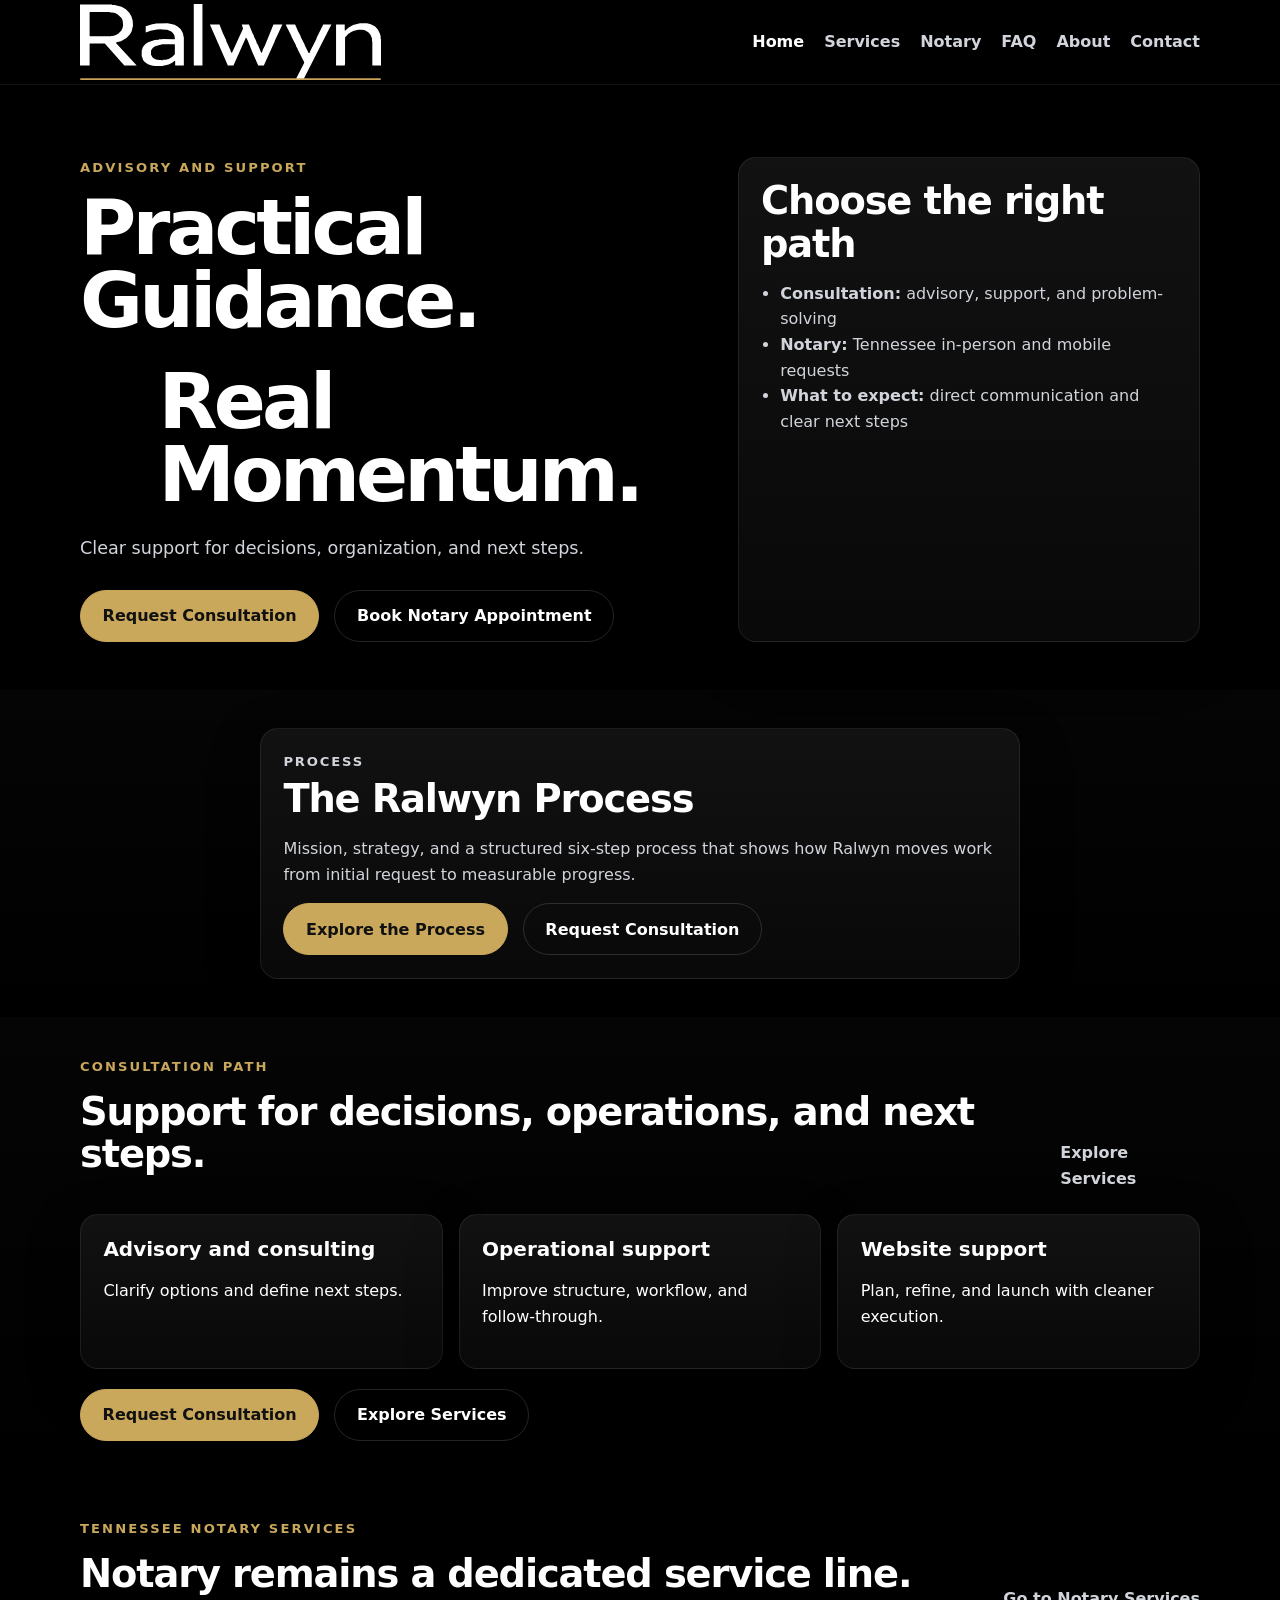
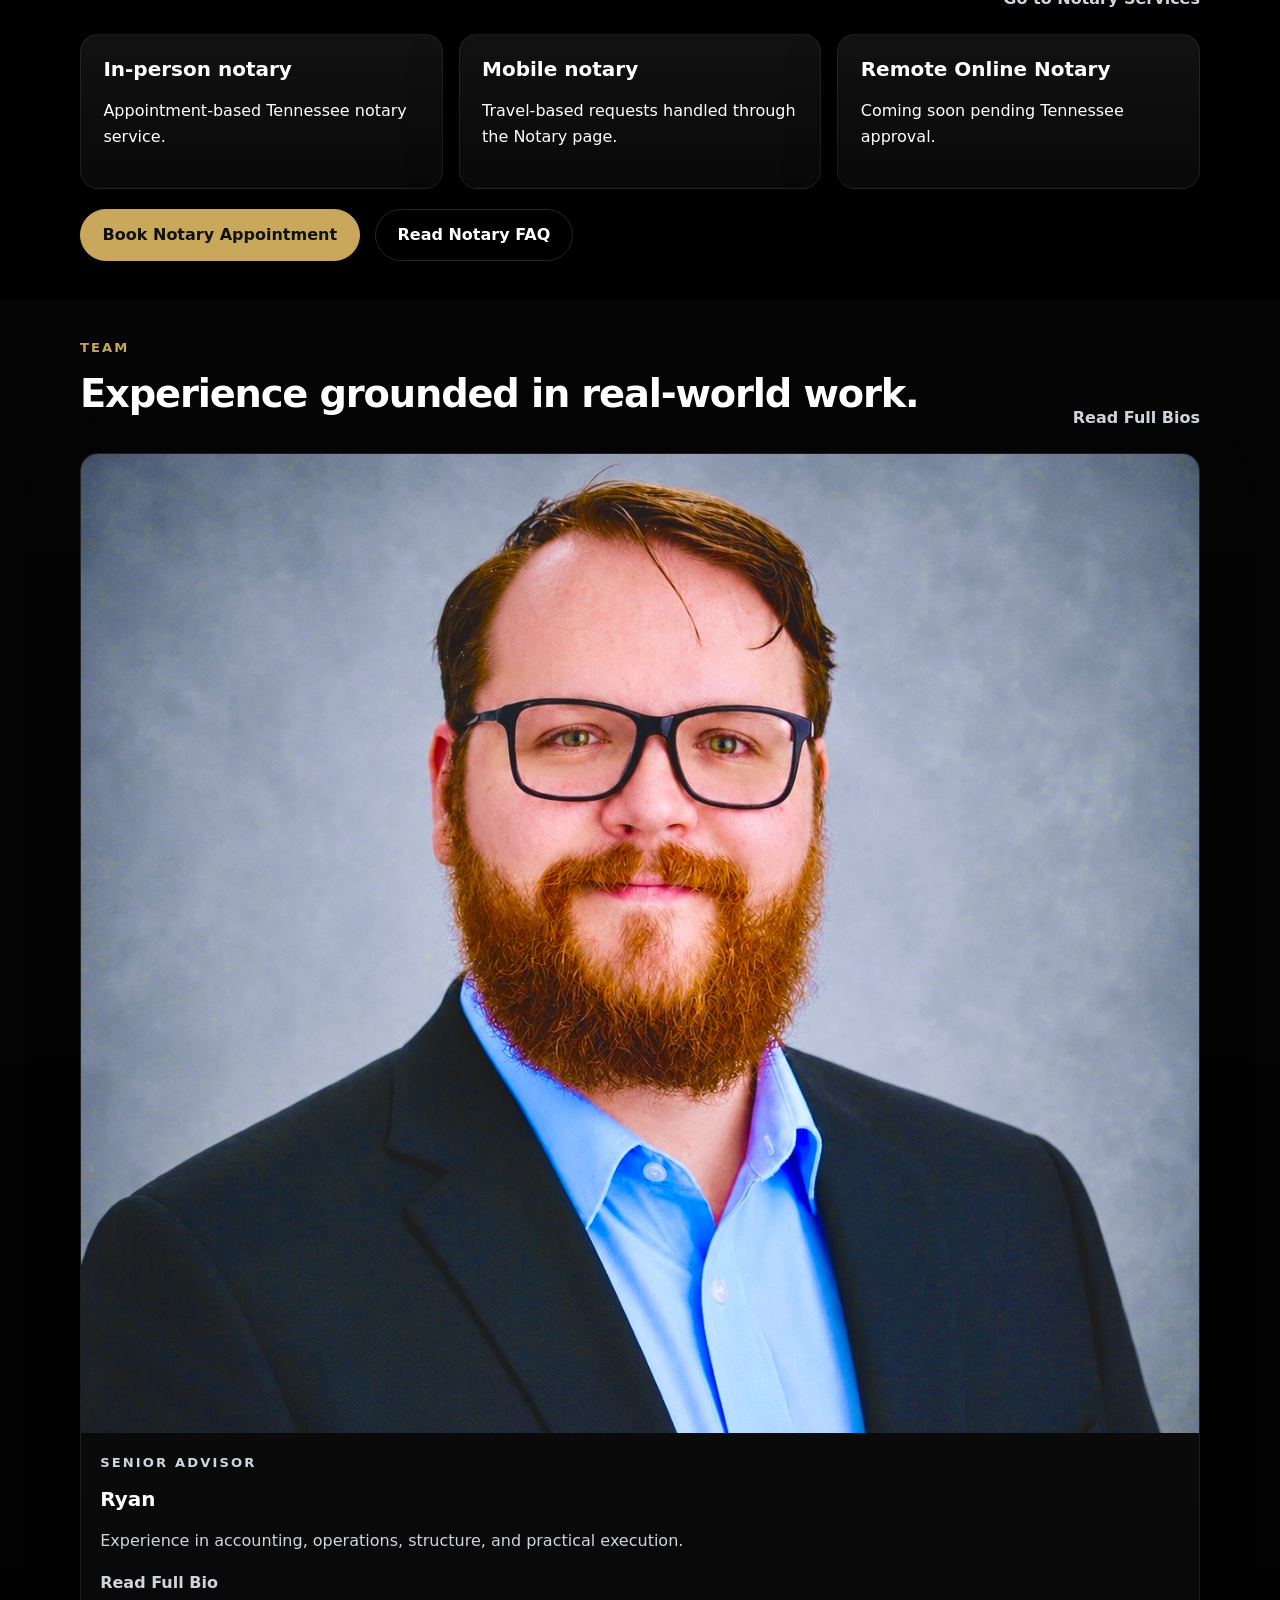
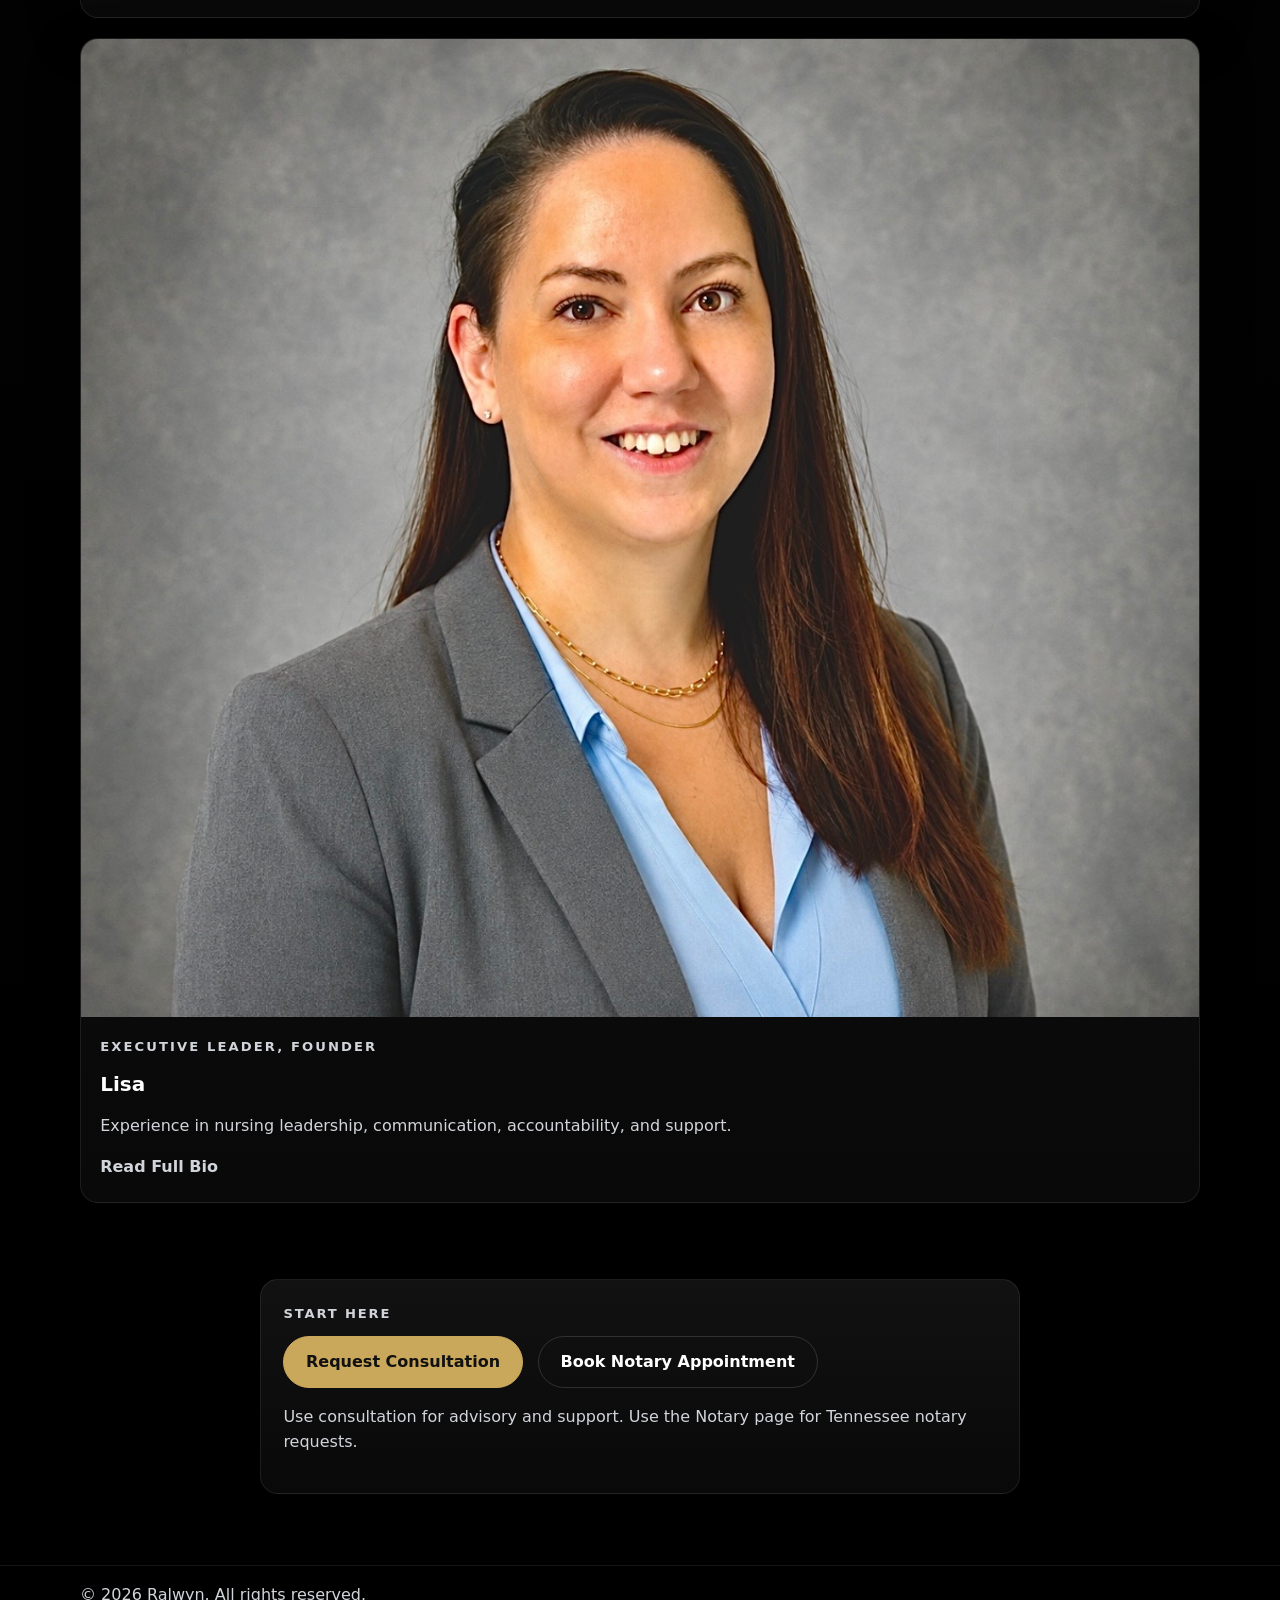
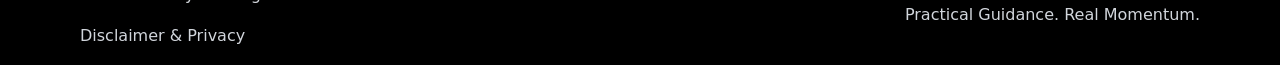
<file: index.html>
<!DOCTYPE html>
<html lang="en">
<head>
  <meta charset="UTF-8">
  <meta name="viewport" content="width=device-width, initial-scale=1.0">
  <title>Ralwyn | Practical Guidance and Tennessee Notary Services</title>
  <meta name="description" content="Ralwyn provides practical guidance, structured support, and Tennessee notary services for individuals and small businesses in the Chattanooga area seeking clear next steps and accountable follow-through.">
  <meta name="theme-color" content="#0f172a">
  <meta http-equiv="Content-Security-Policy" content="default-src 'self'; script-src 'self' 'unsafe-inline'; style-src 'self'; img-src 'self' data: https:; font-src 'self' data:; connect-src 'self'; form-action 'self'; object-src 'none'; base-uri 'self'; frame-ancestors 'none'; upgrade-insecure-requests">
  <meta name="referrer" content="strict-origin-when-cross-origin">
  <link rel="canonical" href="https://ralwyn.com/">
  <link rel="stylesheet" href="styles.css">
  <script type="application/ld+json">{"@context":"https://schema.org","@type":"Organization","name":"Ralwyn","url":"https://ralwyn.com/","description":"Independent advisory and support practice focused on practical guidance, structured support, and accountable follow-through.","email":"contact@ralwyn.com"}</script>
  <script type="application/ld+json">{"@context":"https://schema.org","@type":"Service","name":"Tennessee Notary Services","provider":{"@type":"Organization","name":"Ralwyn","url":"https://ralwyn.com/"},"serviceType":"In-person and mobile notary services","areaServed":["Tennessee","Chattanooga area"]}</script>
  <script src="site.js" defer></script>
</head>
<body>
  <header class="site-header">
    <div class="container header-inner">
      <a class="brand brand-logo-only" href="index.html" aria-label="Ralwyn home">
        <img src="assets/ralwyn-logo-outlined-transparent.svg" alt="Ralwyn logo" class="logo" />
      </a>
      <nav class="site-nav" aria-label="Primary">
        <a href="index.html" aria-current="page">Home</a>
        <a href="services.html">Services</a>
        <a href="notary.html">Notary</a>
        <a href="faq.html">FAQ</a>
        <a href="about.html">About</a>
        <a href="contact.html">Contact</a>
      </nav>
    </div>
  </header>

  <main>
    <section class="hero">
      <div class="container hero-grid">
        <div class="hero-copy">
          <p class="eyebrow">Advisory and support</p>
          <h1><span class="hero-headline-line">Practical Guidance.</span><span class="hero-headline-line is-offset">Real Momentum.</span></h1>
          <p class="lead">Clear support for decisions, organization, and next steps.</p>
          <div class="hero-actions">
            <a class="button button-primary" href="contact.html">Request Consultation</a>
            <a class="button button-secondary" href="notary.html#book-now">Book Notary Appointment</a>
          </div>
        </div>
        <div class="hero-panel">
          <div class="panel-card">
            <h2>Choose the right path</h2>
            <ul>
              <li><strong>Consultation:</strong> advisory, support, and problem-solving</li>
              <li><strong>Notary:</strong> Tennessee in-person and mobile requests</li>
              <li><strong>What to expect:</strong> direct communication and clear next steps</li>
            </ul>
          </div>
        </div>
      </div>
    </section>

    <section class="section section-alt" id="process-teaser">
      <div class="container narrow">
        <div class="contact-card">
          <p class="contact-label">Process</p>
          <h2>The Ralwyn Process</h2>
          <p class="contact-note">Mission, strategy, and a structured six-step process that shows how Ralwyn moves work from initial request to measurable progress.</p>
          <div class="hero-actions mt-075">
            <a class="button button-primary" href="process.html">Explore the Process</a>
            <a class="button button-secondary" href="contact.html">Request Consultation</a>
          </div>
        </div>
      </div>
    </section>

    <section class="section section-alt" id="services-overview">
      <div class="container">
        <div class="section-header">
          <div>
            <p class="section-label">Consultation path</p>
            <h2>Support for decisions, operations, and next steps.</h2>
          </div>
          <a class="text-link" href="services.html">Explore Services</a>
        </div>
        <div class="cards">
          <article class="card">
            <h3>Advisory and consulting</h3>
            <p>Clarify options and define next steps.</p>
          </article>
          <article class="card">
            <h3>Operational support</h3>
            <p>Improve structure, workflow, and follow-through.</p>
          </article>
          <article class="card">
            <h3>Website support</h3>
            <p>Plan, refine, and launch with cleaner execution.</p>
          </article>
        </div>
        <div class="hero-actions mt-125">
          <a class="button button-primary" href="contact.html">Request Consultation</a>
          <a class="button button-secondary" href="services.html">Explore Services</a>
        </div>
      </div>
    </section>

    <section class="section" id="notary-preview">
      <div class="container">
        <div class="section-header">
          <div>
            <p class="section-label">Tennessee notary services</p>
            <h2>Notary remains a dedicated service line.</h2>
          </div>
          <a class="text-link" href="notary.html">Go to Notary Services</a>
        </div>
        <div class="cards">
          <article class="card">
            <h3>In-person notary</h3>
            <p>Appointment-based Tennessee notary service.</p>
          </article>
          <article class="card">
            <h3>Mobile notary</h3>
            <p>Travel-based requests handled through the Notary page.</p>
          </article>
          <article class="card">
            <h3>Remote Online Notary</h3>
            <p>Coming soon pending Tennessee approval.</p>
          </article>
        </div>
        <div class="hero-actions mt-125">
          <a class="button button-primary" href="notary.html#book-now">Book Notary Appointment</a>
          <a class="button button-secondary" href="faq.html">Read Notary FAQ</a>
        </div>
      </div>
    </section>

    <section class="section section-alt" id="about-preview">
      <div class="container">
        <div class="section-header">
          <div>
            <p class="section-label">Team</p>
            <h2>Experience grounded in real-world work.</h2>
          </div>
          <a class="text-link" href="about.html">Read Full Bios</a>
        </div>
        <div class="team-grid">
          <article class="profile-card">
            <img src="assets/ryan-headshot.jpg" alt="Ryan headshot" class="profile-image" />
            <div class="profile-copy">
              <p class="section-label">Senior Advisor</p>
              <h3>Ryan</h3>
              <p>Experience in accounting, operations, structure, and practical execution.</p>
              <a class="text-link" href="about.html">Read Full Bio</a>
            </div>
          </article>
          <article class="profile-card">
            <img src="assets/lisa-headshot.jpg" alt="Lisa headshot" class="profile-image" />
            <div class="profile-copy">
              <p class="section-label">Executive Leader, Founder</p>
              <h3>Lisa</h3>
              <p>Experience in nursing leadership, communication, accountability, and support.</p>
              <a class="text-link" href="about.html">Read Full Bio</a>
            </div>
          </article>
        </div>
      </div>
    </section>

    <section class="section">
      <div class="container narrow">
        <div class="contact-card">
          <p class="contact-label">Start here</p>
          <div class="hero-actions mt-075">
            <a class="button button-primary" href="contact.html">Request Consultation</a>
            <a class="button button-secondary" href="notary.html#book-now">Book Notary Appointment</a>
          </div>
          <p class="contact-note">Use consultation for advisory and support. Use the Notary page for Tennessee notary requests.</p>
        </div>
      </div>
    </section>
  </main>

  <footer class="site-footer">
    <div class="container footer-inner">
      <div>
        <p>© <span id="year"></span> Ralwyn. All rights reserved.</p>
        <p class="footer-note"><a href="disclaimer-privacy.html">Disclaimer & Privacy</a></p>
      </div>
      <p class="footer-note">Practical Guidance. Real Momentum.</p>
    </div>
  </footer>
</body>
</html>
</file>
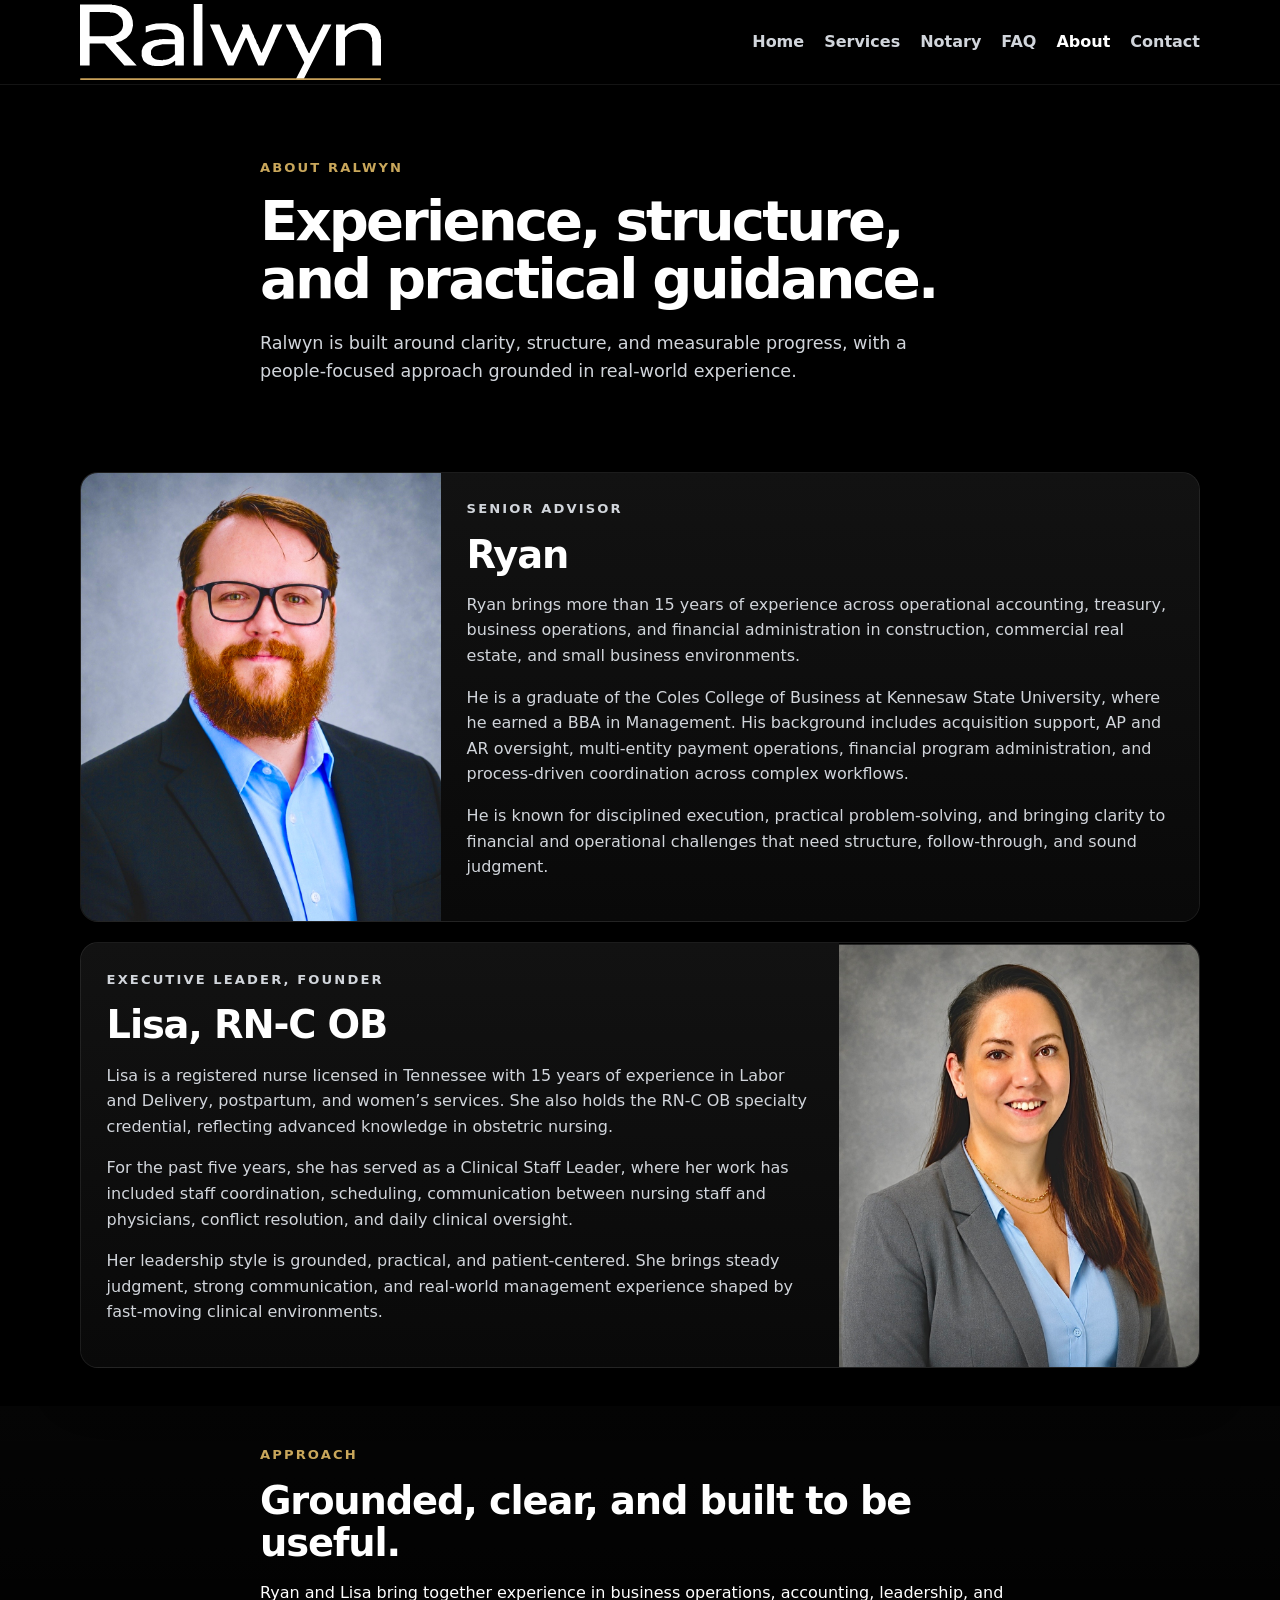
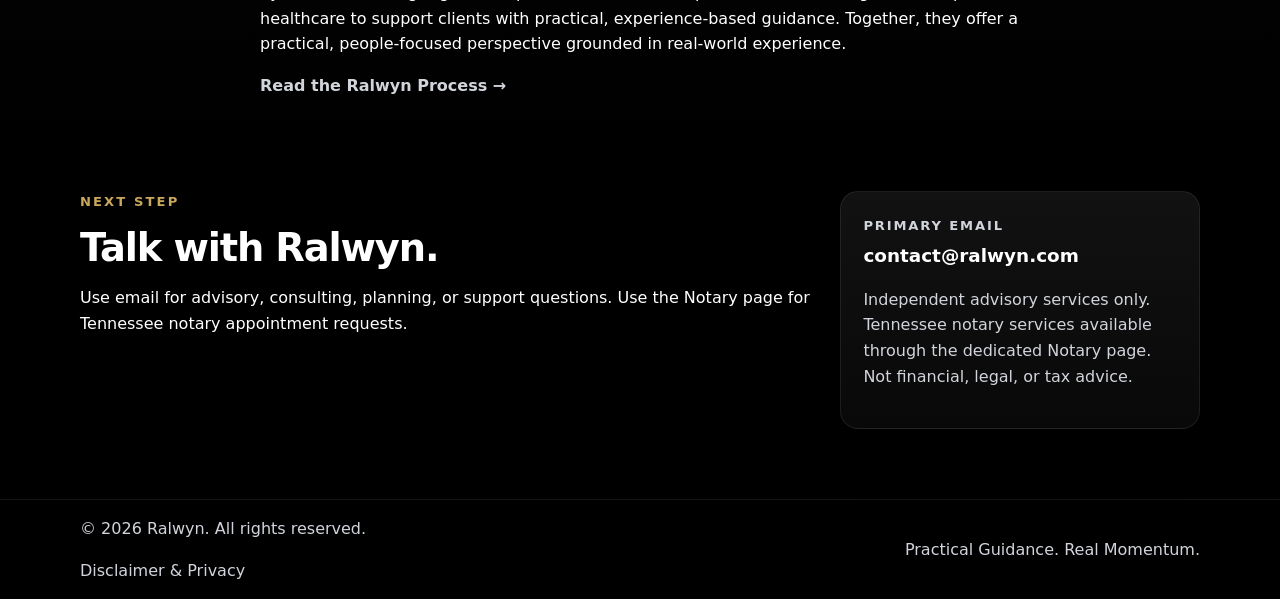
<file: about.html>
<!DOCTYPE html>
<html lang="en">
<head>
  <meta charset="UTF-8" />
  <meta name="viewport" content="width=device-width, initial-scale=1.0" />
  <title>About | Ralwyn</title>
  <meta name="description" content="Learn more about Ryan and Lisa, the founders of Ralwyn." />
  <meta name="theme-color" content="#0f172a" />
  <meta http-equiv="Content-Security-Policy" content="default-src 'self'; script-src 'self'; style-src 'self' 'unsafe-inline'; img-src 'self' data: https:; font-src 'self' data:; connect-src 'self'; form-action 'self'; object-src 'none'; base-uri 'self'; frame-ancestors 'none'; frame-src 'none'; media-src 'none'; worker-src 'none'; manifest-src 'self'; upgrade-insecure-requests" />
  <meta name="referrer" content="strict-origin-when-cross-origin" />
  <link rel="stylesheet" href="styles.css" />
  <script src="site.js" defer></script>
</head>
<body>
  <header class="site-header">
    <div class="container header-inner">
      <a class="brand brand-logo-only" href="index.html" aria-label="Ralwyn home">
        <img src="assets/ralwyn-logo-outlined-transparent.svg" alt="Ralwyn logo" class="logo" />
      </a>
      <nav class="site-nav" aria-label="Primary">
        <a href="index.html">Home</a>
        <a href="services.html">Services</a>
        <a href="notary.html">Notary</a>
        <a href="faq.html">FAQ</a>
        <a href="about.html" aria-current="page">About</a>
        <a href="contact.html">Contact</a>
      </nav>
    </div>
  </header>

  <main>
    <section class="page-hero">
      <div class="container narrow">
        <p class="eyebrow">About Ralwyn</p>
        <h1 class="page-title">Experience, structure, and practical guidance.</h1>
        <p class="lead">
          Ralwyn is built around clarity, structure, and measurable progress, with a people-focused approach grounded in real-world experience.
        </p>
      </div>
    </section>

    <section class="section">
      <div class="container founder-layout">
        <article class="bio-block">
          <img src="assets/ryan-headshot.jpg" alt="Ryan headshot" class="bio-image" />
          <div class="bio-copy">
            <p class="section-label">Senior Advisor</p>
            <h2>Ryan</h2>
            <p>
              Ryan brings more than 15 years of experience across operational accounting, treasury, business operations, and financial administration in construction, commercial real estate, and small business environments.
            </p>
            <p>
              He is a graduate of the Coles College of Business at Kennesaw State University, where he earned a BBA in Management. His background includes acquisition support, AP and AR oversight, multi-entity payment operations, financial program administration, and process-driven coordination across complex workflows.
            </p>
            <p>
              He is known for disciplined execution, practical problem-solving, and bringing clarity to financial and operational challenges that need structure, follow-through, and sound judgment.
            </p>
          </div>
        </article>

        <article class="bio-block reverse">
          <img src="assets/lisa-headshot.jpg" alt="Lisa headshot" class="bio-image" />
          <div class="bio-copy">
            <p class="section-label">Executive Leader, Founder</p>
            <h2>Lisa, RN-C OB</h2>
            <p>
              Lisa is a registered nurse licensed in Tennessee with 15 years of experience in Labor and Delivery, postpartum, and women’s services. She also holds the RN-C OB specialty credential, reflecting advanced knowledge in obstetric nursing.
            </p>
            <p>
              For the past five years, she has served as a Clinical Staff Leader, where her work has included staff coordination, scheduling, communication between nursing staff and physicians, conflict resolution, and daily clinical oversight.
            </p>
            <p>
              Her leadership style is grounded, practical, and patient-centered. She brings steady judgment, strong communication, and real-world management experience shaped by fast-moving clinical environments.
            </p>
          </div>
        </article>
      </div>
    </section>

    <section class="section section-alt">
      <div class="container narrow">
        <p class="section-label">Approach</p>
        <h2>Grounded, clear, and built to be useful.</h2>
        <p>
          Ryan and Lisa bring together experience in business operations, accounting, leadership, and healthcare to support clients with practical, experience-based guidance. Together, they offer a practical, people-focused perspective grounded in real-world experience.
        </p>
        <p><a class="text-link" href="process.html">Read the Ralwyn Process →</a></p>
      </div>
    </section>

    <section class="section">
      <div class="container contact-panel">
        <div>
          <p class="section-label">Next step</p>
          <h2>Talk with Ralwyn.</h2>
          <p>Use email for advisory, consulting, planning, or support questions. Use the Notary page for Tennessee notary appointment requests.</p>
        </div>
        <div class="contact-card">
          <p class="contact-label">Primary email</p>
          <a class="contact-link" href="mailto:contact@ralwyn.com">contact@ralwyn.com</a>
          <p class="contact-note">Independent advisory services only. Tennessee notary services available through the dedicated Notary page. Not financial, legal, or tax advice.</p>
        </div>
      </div>
    </section>
  </main>

  <footer class="site-footer">
    <div class="container footer-inner">
      <div>
        <p>© <span id="year"></span> Ralwyn. All rights reserved.</p>
        <p class="footer-note"><a href="disclaimer-privacy.html">Disclaimer & Privacy</a></p>
      </div>
      <p class="footer-note">Practical Guidance. Real Momentum.</p>
    </div>
  </footer>
</body>
</html>
</file>
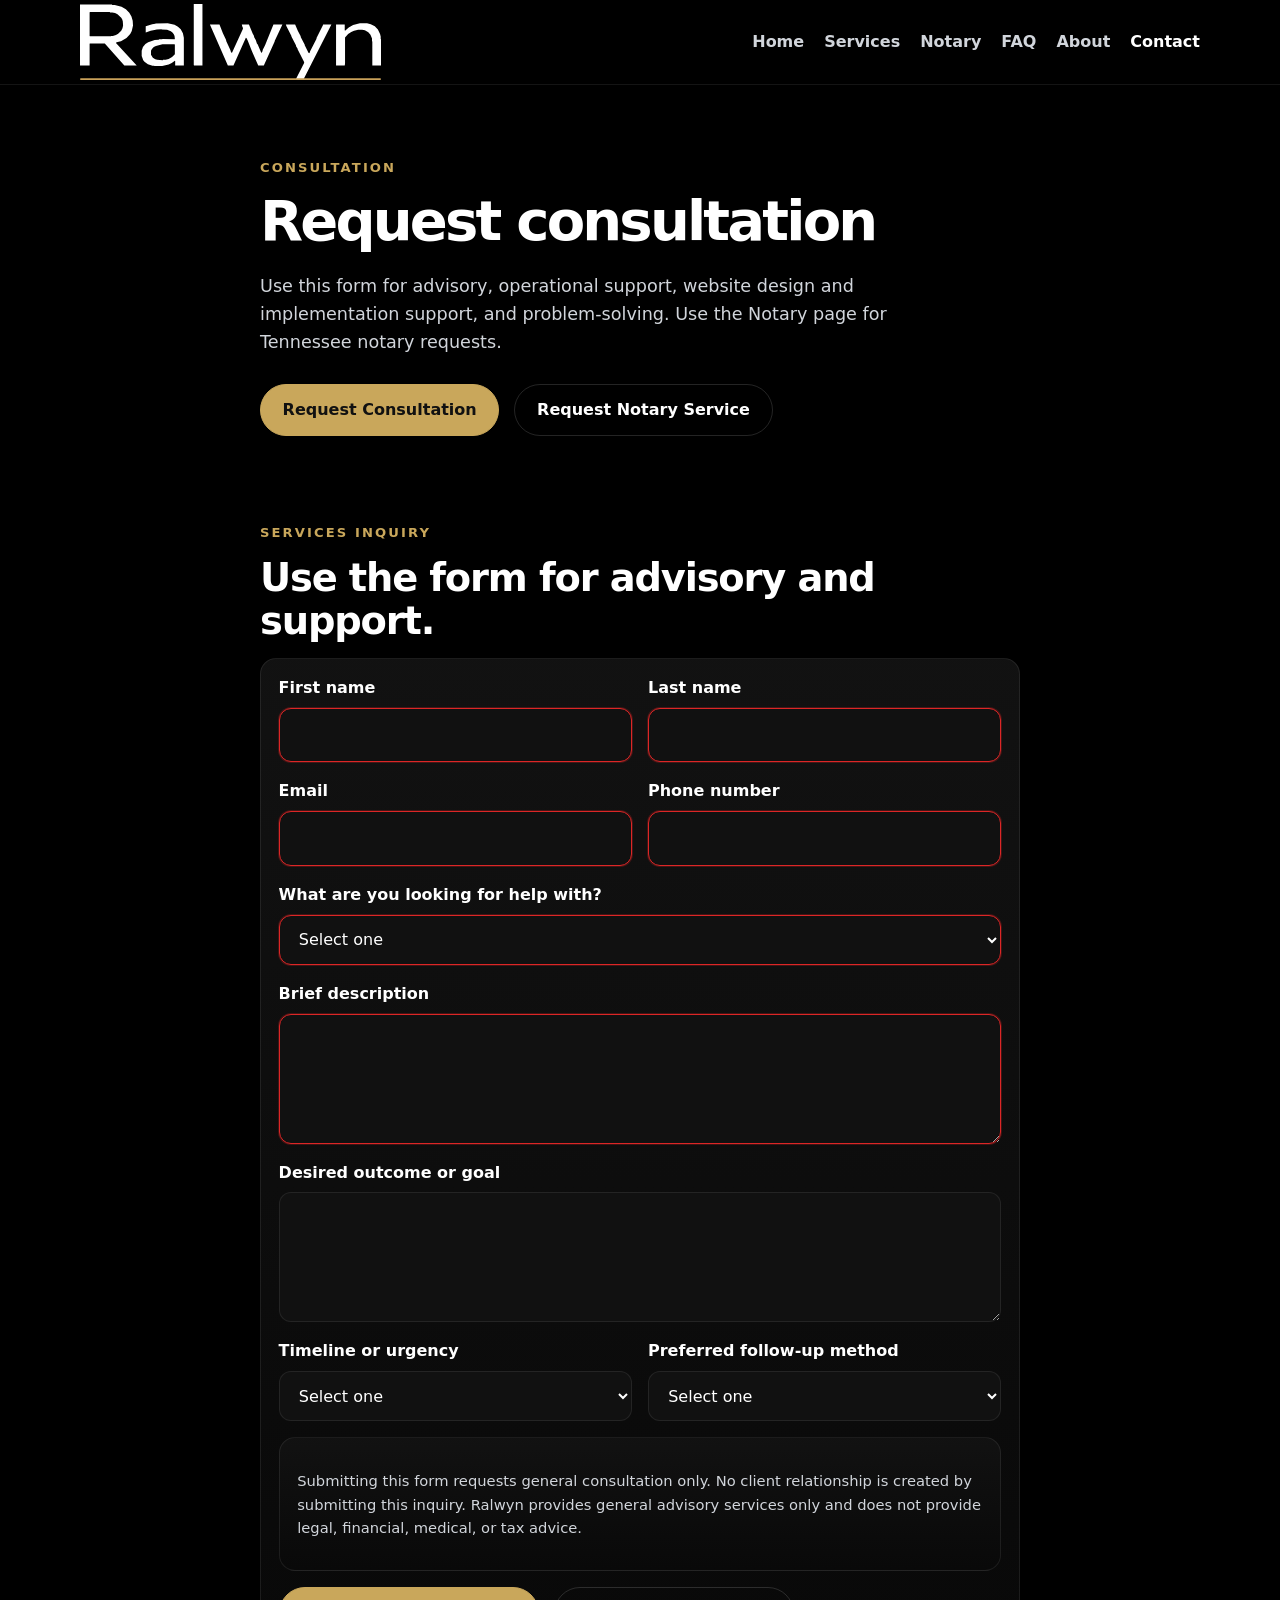
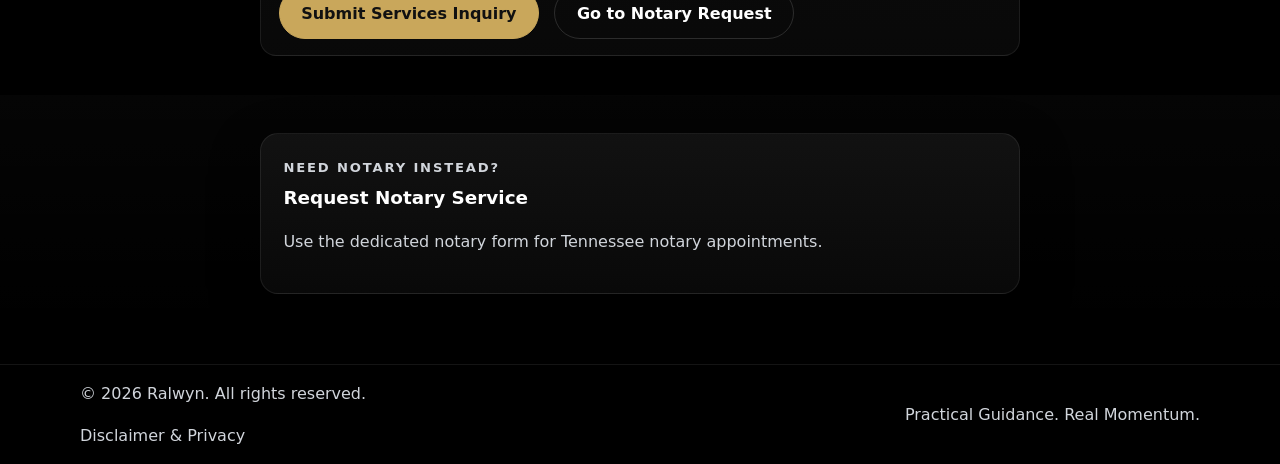
<file: contact.html>
<!DOCTYPE html>
<html lang="en">
<head>
  <meta charset="UTF-8" />
  <meta name="viewport" content="width=device-width, initial-scale=1.0" />
  <title>Request Consultation | Ralwyn</title>
  <meta name="description" content="Request consultation with Ralwyn for advisory, support, website implementation support, and problem-solving. Clear next steps and direct response." />
  <meta name="theme-color" content="#0f172a" />
  <meta http-equiv="Content-Security-Policy" content="default-src 'self'; script-src 'self'; style-src 'self'; img-src 'self' data: https:; font-src 'self' data:; connect-src 'self' https://formspree.io; form-action 'self' https://formspree.io; object-src 'none'; base-uri 'self'; frame-ancestors 'none'; upgrade-insecure-requests" />
  <meta name="referrer" content="strict-origin-when-cross-origin" />
  <link rel="canonical" href="https://ralwyn.com/contact.html" />
  <link rel="stylesheet" href="styles.css" />
  <script src="site.js" defer></script>
</head>
<body>
  <header class="site-header">
    <div class="container header-inner">
      <a class="brand brand-logo-only" href="index.html" aria-label="Ralwyn home">
        <img src="assets/ralwyn-logo-outlined-transparent.svg" alt="Ralwyn logo" class="logo" />
      </a>
      <nav class="site-nav" aria-label="Primary">
        <a href="index.html">Home</a>
        <a href="services.html">Services</a>
        <a href="notary.html">Notary</a>
        <a href="faq.html">FAQ</a>
        <a href="about.html">About</a>
        <a href="contact.html" aria-current="page">Contact</a>
      </nav>
    </div>
  </header>

  <main>
    <section class="page-hero">
      <div class="container narrow">
        <p class="eyebrow">Consultation</p>
        <h1 class="page-title">Request consultation</h1>
        <p class="lead">Use this form for advisory, operational support, website design and implementation support, and problem-solving. Use the Notary page for Tennessee notary requests.</p>
        <div class="hero-actions">
          <a class="button button-primary" href="#services-inquiry-form">Request Consultation</a>
          <a class="button button-secondary" href="notary.html#book-now">Request Notary Service</a>
        </div>
      </div>
    </section>

    <section class="section" id="services-inquiry-form">
      <div class="container narrow">
        <p class="section-label">Services inquiry</p>
        <h2>Use the form for advisory and support.</h2>

        <div class="form-shell mt-100">
          <form action="https://formspree.io/f/mnjldobl" method="POST">
            <input type="hidden" name="service" value="Consultation Request" />
            <input type="hidden" name="service_request_type" value="General Services Inquiry" />
            <input type="hidden" name="_subject" value="Ralwyn Services Inquiry" />
            <input type="hidden" name="_autoresponse" value="Thank you for your consultation inquiry. Your message has been received and will be reviewed. Ralwyn will follow up with next steps as appropriate." />

            <div class="form-grid">
              <div class="form-field">
                <label for="first_name">First name</label>
                <input id="first_name" name="first_name" type="text" required />
              </div>
              <div class="form-field">
                <label for="last_name">Last name</label>
                <input id="last_name" name="last_name" type="text" required />
              </div>
              <div class="form-field">
                <label for="email">Email</label>
                <input id="email" name="email" type="email" required />
              </div>
              <div class="form-field">
                <label for="phone">Phone number</label>
                <input id="phone" name="phone" type="tel" required />
              </div>
              <div class="form-field full-span">
                <label for="service_needed">What are you looking for help with?</label>
                <select id="service_needed" name="service_needed" required>
                  <option value="">Select one</option>
                  <option value="Advisory / Consulting">Advisory / Consulting</option>
                  <option value="Operational Support">Operational Support</option>
                  <option value="Website Design and Implementation Support">Website Design and Implementation Support</option>
                  <option value="Problem-Solving">Problem-Solving</option>
                  <option value="Other">Other</option>
                </select>
              </div>
              <div class="form-field full-span">
                <label for="brief_description">Brief description</label>
                <textarea id="brief_description" name="brief_description" required></textarea>
              </div>
              <div class="form-field full-span">
                <label for="desired_outcome">Desired outcome or goal</label>
                <textarea id="desired_outcome" name="desired_outcome"></textarea>
              </div>
              <div class="form-field">
                <label for="timeline">Timeline or urgency</label>
                <select id="timeline" name="timeline">
                  <option value="">Select one</option>
                  <option value="As soon as possible">As soon as possible</option>
                  <option value="Within 1 week">Within 1 week</option>
                  <option value="Within 30 days">Within 30 days</option>
                  <option value="Future / planning stage">Future / planning stage</option>
                </select>
              </div>
              <div class="form-field">
                <label for="preferred_follow_up">Preferred follow-up method</label>
                <select id="preferred_follow_up" name="preferred_follow_up">
                  <option value="">Select one</option>
                  <option value="Email">Email</option>
                  <option value="Phone">Phone</option>
                  <option value="Either">Either</option>
                </select>
              </div>
            </div>

            <div class="notice-box mt-100">
              <p class="form-note">Submitting this form requests general consultation only. No client relationship is created by submitting this inquiry. Ralwyn provides general advisory services only and does not provide legal, financial, medical, or tax advice.</p>
            </div>

            <div class="hero-actions mt-100">
              <button class="button button-primary" type="submit">Submit Services Inquiry</button>
              <a class="button button-secondary" href="notary.html#book-now">Go to Notary Request</a>
            </div>
          </form>
        </div>
      </div>
    </section>

    <section class="section section-alt">
      <div class="container narrow">
        <div class="contact-card">
          <p class="contact-label">Need notary instead?</p>
          <a class="contact-link" href="notary.html#book-now">Request Notary Service</a>
          <p class="contact-note">Use the dedicated notary form for Tennessee notary appointments.</p>
        </div>
      </div>
    </section>
  </main>

  <footer class="site-footer">
    <div class="container footer-inner">
      <div>
        <p>© <span id="year"></span> Ralwyn. All rights reserved.</p>
        <p class="footer-note"><a href="disclaimer-privacy.html">Disclaimer & Privacy</a></p>
      </div>
      <p class="footer-note">Practical Guidance. Real Momentum.</p>
    </div>
  </footer>
</body>
</html>
</file>
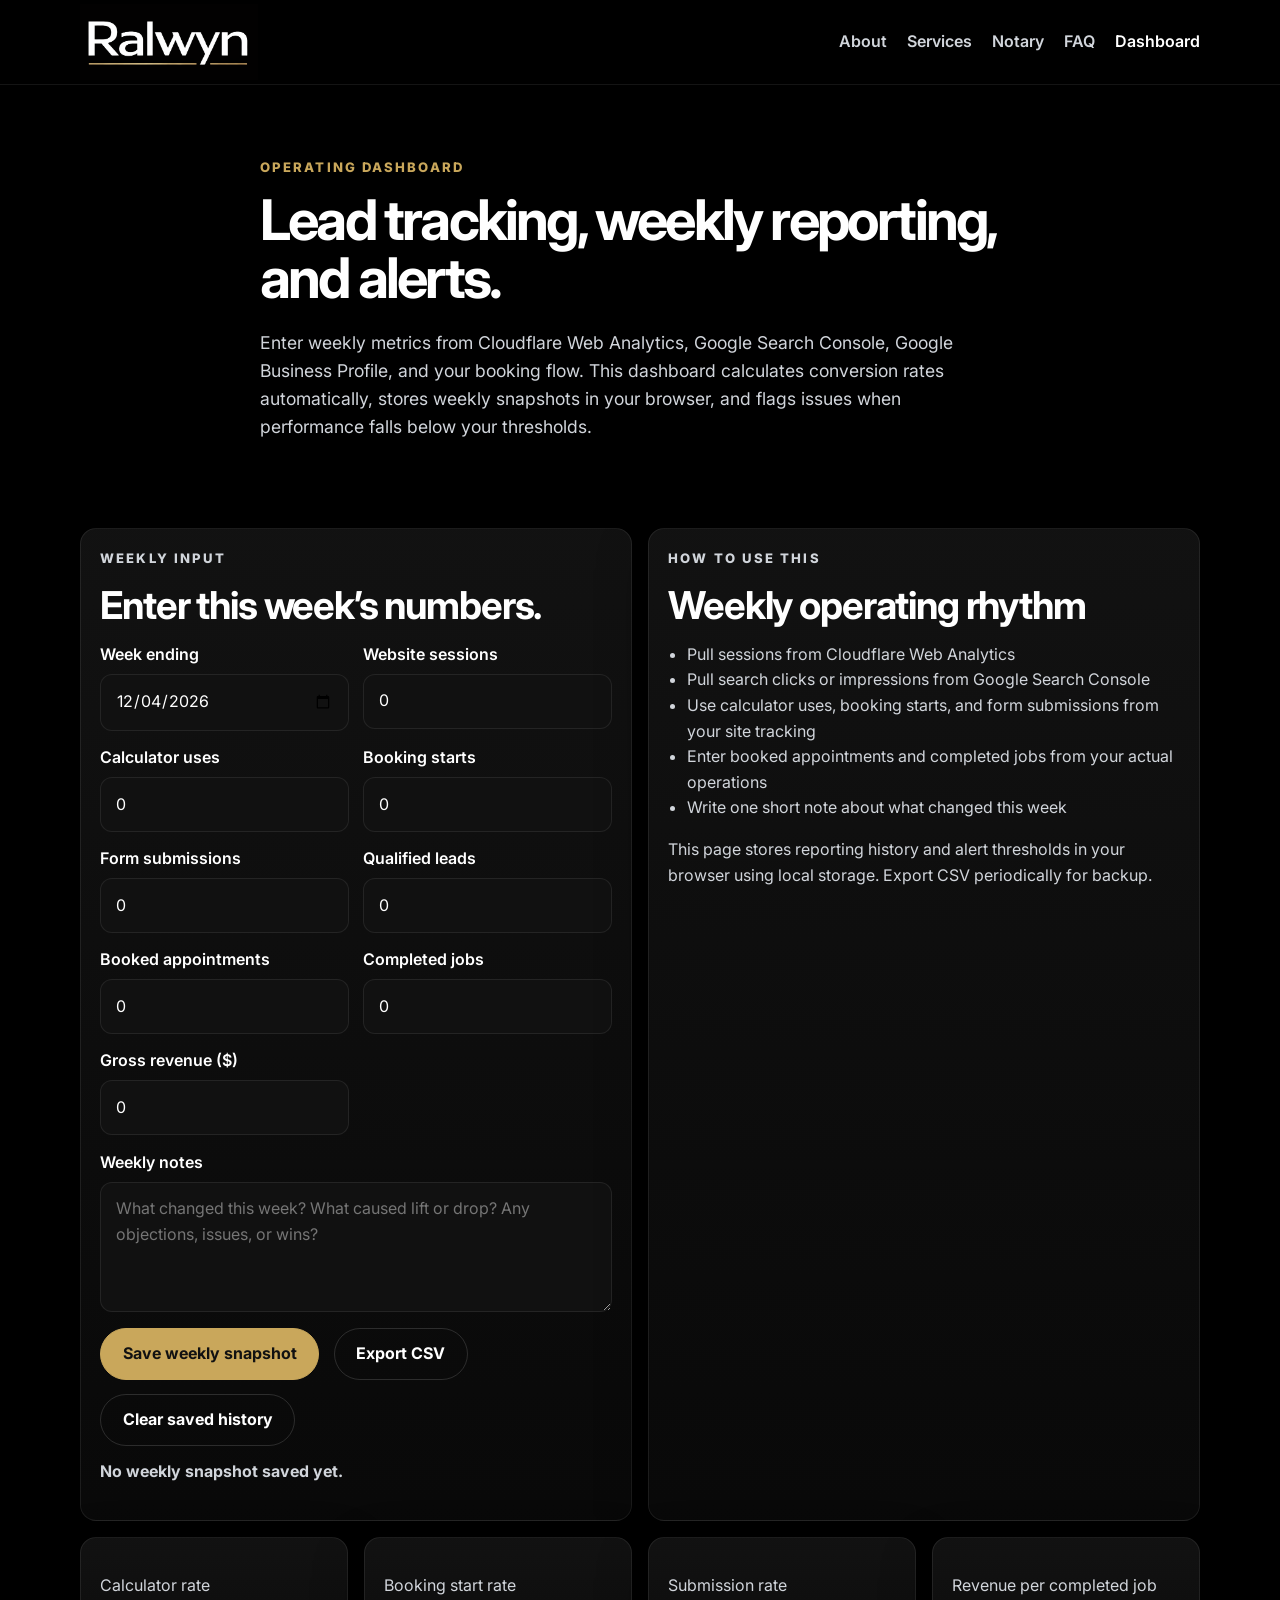
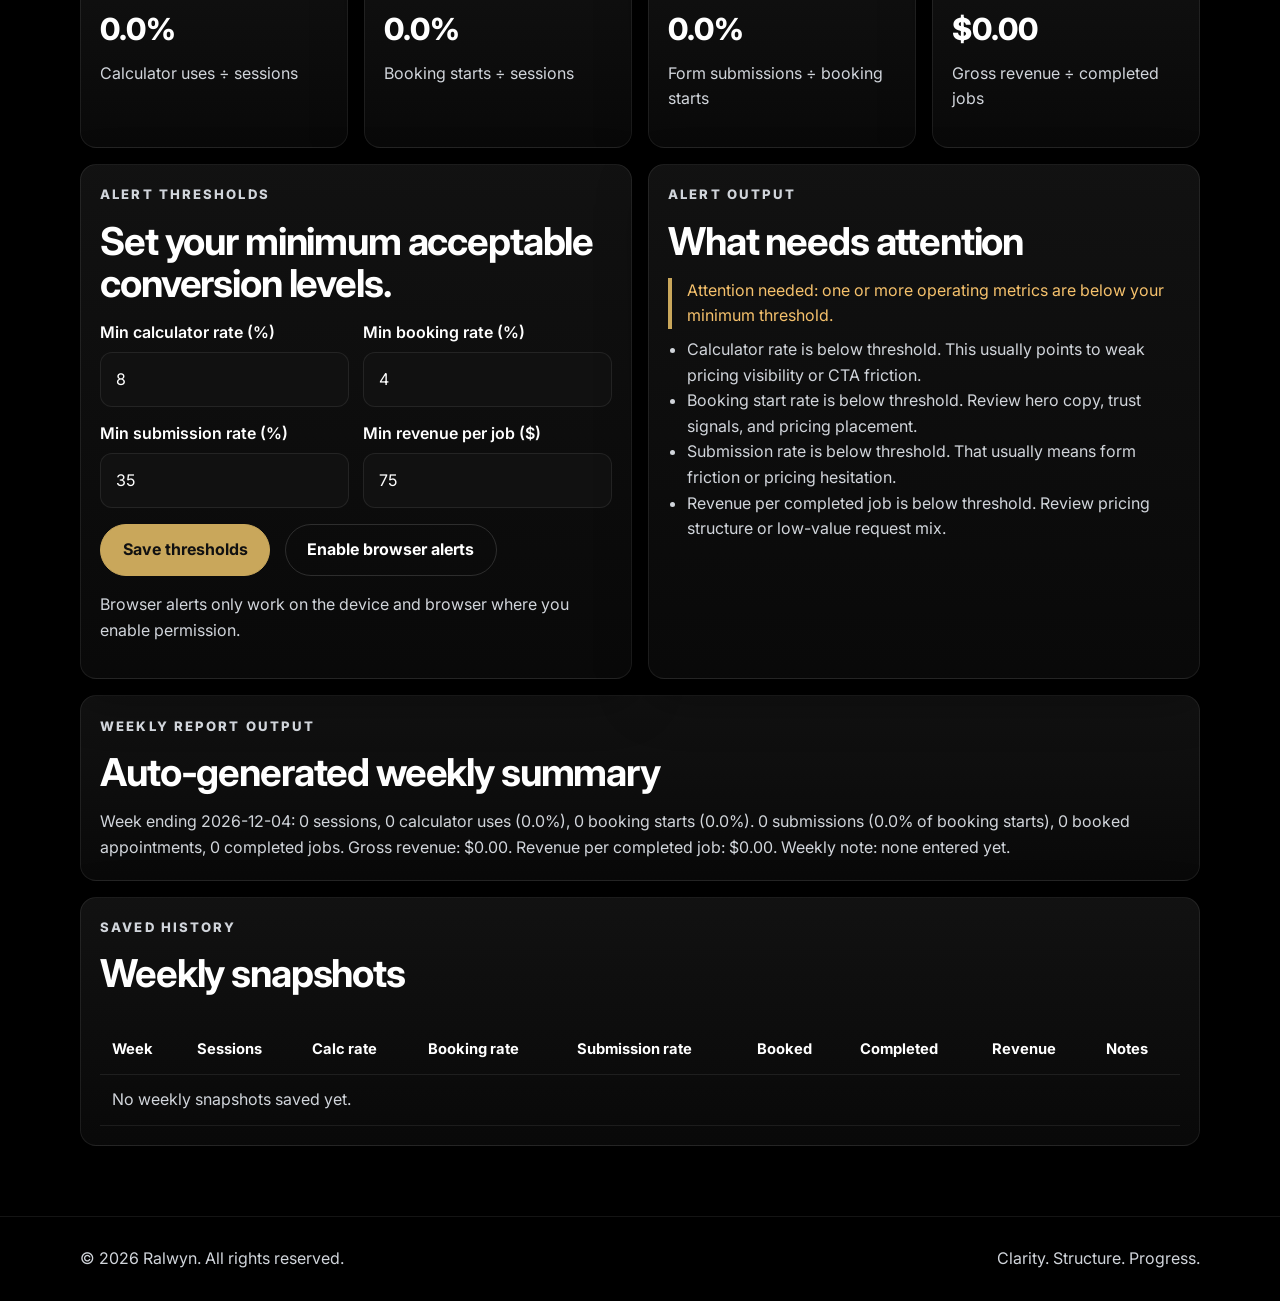
<file: dashboard.html>
<!DOCTYPE html>
<html lang="en">
<head>
  <meta charset="UTF-8" />
  <meta name="viewport" content="width=device-width, initial-scale=1.0" />
  <title>Lead Tracking Dashboard | Ralwyn</title>
  <meta name="description" content="Weekly operating dashboard for tracking traffic, booking flow, notary lead conversion performance, and alert thresholds." />
  <meta name="theme-color" content="#0f172a" />
  <link rel="preconnect" href="https://fonts.googleapis.com" />
  <link rel="preconnect" href="https://fonts.gstatic.com" crossorigin />
  <link href="https://fonts.googleapis.com/css2?family=Inter:wght@400;500;600;700;800&display=swap" rel="stylesheet" />
  <link rel="stylesheet" href="styles.css" />
  <style>
    .dashboard-grid {
      display: grid;
      grid-template-columns: repeat(2, minmax(0, 1fr));
      gap: 1rem;
    }
    .dashboard-card,
    .metric-card,
    .report-card,
    .alert-card {
      border: 1px solid rgba(255,255,255,0.08);
      border-radius: 16px;
      padding: 1.2rem;
      background: linear-gradient(180deg, rgba(18,18,18,0.98), rgba(9,9,9,0.98));
      box-shadow: var(--shadow);
    }
    .input-grid,
    .threshold-grid {
      display: grid;
      grid-template-columns: repeat(2, minmax(0, 1fr));
      gap: 0.9rem;
    }
    .field {
      display: flex;
      flex-direction: column;
      gap: 0.4rem;
    }
    .field label {
      font-weight: 600;
      color: var(--text);
    }
    .field input,
    .field textarea {
      width: 100%;
      padding: 0.85rem 0.95rem;
      border-radius: 12px;
      border: 1px solid rgba(255,255,255,0.08);
      background: #111111;
      color: var(--text);
      font: inherit;
    }
    .field textarea {
      min-height: 130px;
      resize: vertical;
    }
    .full-span {
      grid-column: 1 / -1;
    }
    .metrics-grid {
      display: grid;
      grid-template-columns: repeat(4, minmax(0, 1fr));
      gap: 1rem;
      margin-top: 1rem;
    }
    .metric-value {
      font-size: 1.9rem;
      font-weight: 800;
      line-height: 1;
      margin: 0.35rem 0;
    }
    .metric-label,
    .small-note,
    .report-card p,
    .dashboard-card p,
    .alert-card p {
      color: var(--muted);
    }
    .actions {
      display: flex;
      gap: 0.9rem;
      flex-wrap: wrap;
      margin-top: 1rem;
    }
    .history-table {
      width: 100%;
      border-collapse: collapse;
      margin-top: 1rem;
    }
    .history-table th,
    .history-table td {
      text-align: left;
      padding: 0.75rem;
      border-bottom: 1px solid rgba(255,255,255,0.08);
      color: var(--muted);
      vertical-align: top;
    }
    .history-table th {
      color: var(--text);
      font-size: 0.92rem;
    }
    .status-line {
      margin-top: 0.8rem;
      color: var(--accent);
      font-weight: 700;
    }
    .tight-list,
    .alert-list {
      margin: 0.5rem 0 0;
      padding-left: 1.2rem;
      color: var(--muted);
    }
    .alert-banner {
      border-left: 4px solid var(--accent);
      padding-left: 0.9rem;
      margin-top: 0.75rem;
    }
    .alert-good {
      color: #8dd3a1;
    }
    .alert-bad {
      color: #f5c16c;
    }
    @media (max-width: 980px) {
      .dashboard-grid,
      .metrics-grid,
      .input-grid,
      .threshold-grid {
        grid-template-columns: 1fr;
      }
    }
  </style>
</head>
<body>
  <header class="site-header">
    <div class="container header-inner">
      <a class="brand brand-logo-only" href="index.html" aria-label="Ralwyn home">
        <img src="assets/UpdatedLogo.png" alt="Ralwyn logo" class="logo" />
      </a>
      <nav class="site-nav" aria-label="Primary">
        <a href="about.html">About</a>
        <a href="services.html">Services</a>
        <a href="notary.html">Notary</a>
        <a href="faq.html">FAQ</a>
        <a href="dashboard.html" aria-current="page">Dashboard</a>
      </nav>
    </div>
  </header>

  <main>
    <section class="page-hero">
      <div class="container narrow">
        <p class="eyebrow">Operating dashboard</p>
        <h1 class="page-title">Lead tracking, weekly reporting, and alerts.</h1>
        <p class="lead">Enter weekly metrics from Cloudflare Web Analytics, Google Search Console, Google Business Profile, and your booking flow. This dashboard calculates conversion rates automatically, stores weekly snapshots in your browser, and flags issues when performance falls below your thresholds.</p>
      </div>
    </section>

    <section class="section">
      <div class="container">
        <div class="dashboard-grid">
          <div class="dashboard-card">
            <p class="section-label">Weekly input</p>
            <h2>Enter this week’s numbers.</h2>
            <div class="input-grid">
              <div class="field">
                <label for="weekLabel">Week ending</label>
                <input id="weekLabel" type="date" />
              </div>
              <div class="field">
                <label for="sessions">Website sessions</label>
                <input id="sessions" type="number" min="0" value="0" />
              </div>
              <div class="field">
                <label for="calculatorUsed">Calculator uses</label>
                <input id="calculatorUsed" type="number" min="0" value="0" />
              </div>
              <div class="field">
                <label for="bookingStarted">Booking starts</label>
                <input id="bookingStarted" type="number" min="0" value="0" />
              </div>
              <div class="field">
                <label for="formSubmitted">Form submissions</label>
                <input id="formSubmitted" type="number" min="0" value="0" />
              </div>
              <div class="field">
                <label for="qualifiedLeads">Qualified leads</label>
                <input id="qualifiedLeads" type="number" min="0" value="0" />
              </div>
              <div class="field">
                <label for="bookedAppointments">Booked appointments</label>
                <input id="bookedAppointments" type="number" min="0" value="0" />
              </div>
              <div class="field">
                <label for="completedJobs">Completed jobs</label>
                <input id="completedJobs" type="number" min="0" value="0" />
              </div>
              <div class="field">
                <label for="grossRevenue">Gross revenue ($)</label>
                <input id="grossRevenue" type="number" min="0" step="0.01" value="0" />
              </div>
              <div class="field full-span">
                <label for="weeklyNotes">Weekly notes</label>
                <textarea id="weeklyNotes" placeholder="What changed this week? What caused lift or drop? Any objections, issues, or wins?"></textarea>
              </div>
            </div>
            <div class="actions">
              <button id="saveWeek" class="button button-primary" type="button">Save weekly snapshot</button>
              <button id="exportCsv" class="button button-secondary" type="button">Export CSV</button>
              <button id="clearWeeks" class="button button-secondary" type="button">Clear saved history</button>
            </div>
            <p id="statusLine" class="status-line">No weekly snapshot saved yet.</p>
          </div>

          <div class="report-card">
            <p class="section-label">How to use this</p>
            <h2>Weekly operating rhythm</h2>
            <ul class="tight-list">
              <li>Pull sessions from Cloudflare Web Analytics</li>
              <li>Pull search clicks or impressions from Google Search Console</li>
              <li>Use calculator uses, booking starts, and form submissions from your site tracking</li>
              <li>Enter booked appointments and completed jobs from your actual operations</li>
              <li>Write one short note about what changed this week</li>
            </ul>
            <p class="small-note">This page stores reporting history and alert thresholds in your browser using local storage. Export CSV periodically for backup.</p>
          </div>
        </div>

        <div class="metrics-grid">
          <div class="metric-card">
            <p class="metric-label">Calculator rate</p>
            <p id="metricCalculatorRate" class="metric-value">0%</p>
            <p class="small-note">Calculator uses ÷ sessions</p>
          </div>
          <div class="metric-card">
            <p class="metric-label">Booking start rate</p>
            <p id="metricBookingRate" class="metric-value">0%</p>
            <p class="small-note">Booking starts ÷ sessions</p>
          </div>
          <div class="metric-card">
            <p class="metric-label">Submission rate</p>
            <p id="metricSubmissionRate" class="metric-value">0%</p>
            <p class="small-note">Form submissions ÷ booking starts</p>
          </div>
          <div class="metric-card">
            <p class="metric-label">Revenue per completed job</p>
            <p id="metricRevenuePerJob" class="metric-value">$0</p>
            <p class="small-note">Gross revenue ÷ completed jobs</p>
          </div>
        </div>

        <div class="dashboard-grid" style="margin-top: 1rem;">
          <div class="alert-card">
            <p class="section-label">Alert thresholds</p>
            <h2>Set your minimum acceptable conversion levels.</h2>
            <div class="threshold-grid">
              <div class="field">
                <label for="thresholdCalculatorRate">Min calculator rate (%)</label>
                <input id="thresholdCalculatorRate" type="number" min="0" step="0.1" value="8" />
              </div>
              <div class="field">
                <label for="thresholdBookingRate">Min booking rate (%)</label>
                <input id="thresholdBookingRate" type="number" min="0" step="0.1" value="4" />
              </div>
              <div class="field">
                <label for="thresholdSubmissionRate">Min submission rate (%)</label>
                <input id="thresholdSubmissionRate" type="number" min="0" step="0.1" value="35" />
              </div>
              <div class="field">
                <label for="thresholdRevenuePerJob">Min revenue per job ($)</label>
                <input id="thresholdRevenuePerJob" type="number" min="0" step="0.01" value="75" />
              </div>
            </div>
            <div class="actions">
              <button id="saveThresholds" class="button button-primary" type="button">Save thresholds</button>
              <button id="enableNotifications" class="button button-secondary" type="button">Enable browser alerts</button>
            </div>
            <p class="small-note">Browser alerts only work on the device and browser where you enable permission.</p>
          </div>

          <div class="alert-card">
            <p class="section-label">Alert output</p>
            <h2>What needs attention</h2>
            <div id="alertSummary" class="alert-banner small-note">No alerts yet. Enter metrics and compare them to your thresholds.</div>
            <ul id="alertList" class="alert-list"></ul>
          </div>
        </div>

        <div class="report-card" style="margin-top: 1rem;">
          <p class="section-label">Weekly report output</p>
          <h2>Auto-generated weekly summary</h2>
          <div id="weeklySummary" class="small-note">Enter metrics to generate your weekly operating summary.</div>
        </div>

        <div class="report-card" style="margin-top: 1rem;">
          <p class="section-label">Saved history</p>
          <h2>Weekly snapshots</h2>
          <div style="overflow:auto;">
            <table class="history-table">
              <thead>
                <tr>
                  <th>Week</th>
                  <th>Sessions</th>
                  <th>Calc rate</th>
                  <th>Booking rate</th>
                  <th>Submission rate</th>
                  <th>Booked</th>
                  <th>Completed</th>
                  <th>Revenue</th>
                  <th>Notes</th>
                </tr>
              </thead>
              <tbody id="historyBody">
                <tr><td colspan="9">No weekly snapshots saved yet.</td></tr>
              </tbody>
            </table>
          </div>
        </div>
      </div>
    </section>
  </main>

  <footer class="site-footer">
    <div class="container footer-inner">
      <p>© <span id="year"></span> Ralwyn. All rights reserved.</p>
      <p class="footer-note">Clarity. Structure. Progress.</p>
    </div>
  </footer>

  <script>
    document.getElementById('year').textContent = new Date().getFullYear();

    const storageKey = 'ralwyn_weekly_reporting_v2';
    const thresholdKey = 'ralwyn_alert_thresholds_v1';
    const notificationKey = 'ralwyn_notifications_enabled_v1';

    const fields = {
      weekLabel: document.getElementById('weekLabel'),
      sessions: document.getElementById('sessions'),
      calculatorUsed: document.getElementById('calculatorUsed'),
      bookingStarted: document.getElementById('bookingStarted'),
      formSubmitted: document.getElementById('formSubmitted'),
      qualifiedLeads: document.getElementById('qualifiedLeads'),
      bookedAppointments: document.getElementById('bookedAppointments'),
      completedJobs: document.getElementById('completedJobs'),
      grossRevenue: document.getElementById('grossRevenue'),
      weeklyNotes: document.getElementById('weeklyNotes')
    };

    const thresholdFields = {
      calculatorRate: document.getElementById('thresholdCalculatorRate'),
      bookingRate: document.getElementById('thresholdBookingRate'),
      submissionRate: document.getElementById('thresholdSubmissionRate'),
      revenuePerJob: document.getElementById('thresholdRevenuePerJob')
    };

    const outputs = {
      calculatorRate: document.getElementById('metricCalculatorRate'),
      bookingRate: document.getElementById('metricBookingRate'),
      submissionRate: document.getElementById('metricSubmissionRate'),
      revenuePerJob: document.getElementById('metricRevenuePerJob'),
      weeklySummary: document.getElementById('weeklySummary'),
      historyBody: document.getElementById('historyBody'),
      statusLine: document.getElementById('statusLine'),
      alertSummary: document.getElementById('alertSummary'),
      alertList: document.getElementById('alertList')
    };

    function num(value) {
      return Number(value || 0);
    }

    function pctValue(numerator, denominator) {
      if (!denominator) return 0;
      return (numerator / denominator) * 100;
    }

    function pct(numerator, denominator) {
      return pctValue(numerator, denominator).toFixed(1) + '%';
    }

    function money(value) {
      return '$' + Number(value || 0).toFixed(2);
    }

    function currentSnapshot() {
      return {
        weekLabel: fields.weekLabel.value,
        sessions: num(fields.sessions.value),
        calculatorUsed: num(fields.calculatorUsed.value),
        bookingStarted: num(fields.bookingStarted.value),
        formSubmitted: num(fields.formSubmitted.value),
        qualifiedLeads: num(fields.qualifiedLeads.value),
        bookedAppointments: num(fields.bookedAppointments.value),
        completedJobs: num(fields.completedJobs.value),
        grossRevenue: num(fields.grossRevenue.value),
        weeklyNotes: fields.weeklyNotes.value.trim()
      };
    }

    function loadThresholds() {
      try {
        return JSON.parse(localStorage.getItem(thresholdKey)) || {
          calculatorRate: 8,
          bookingRate: 4,
          submissionRate: 35,
          revenuePerJob: 75
        };
      } catch (error) {
        return {
          calculatorRate: 8,
          bookingRate: 4,
          submissionRate: 35,
          revenuePerJob: 75
        };
      }
    }

    function saveThresholds() {
      const thresholds = {
        calculatorRate: num(thresholdFields.calculatorRate.value),
        bookingRate: num(thresholdFields.bookingRate.value),
        submissionRate: num(thresholdFields.submissionRate.value),
        revenuePerJob: num(thresholdFields.revenuePerJob.value)
      };
      localStorage.setItem(thresholdKey, JSON.stringify(thresholds));
      outputs.statusLine.textContent = 'Alert thresholds saved.';
      renderMetrics();
    }

    function hydrateThresholds() {
      const thresholds = loadThresholds();
      thresholdFields.calculatorRate.value = thresholds.calculatorRate;
      thresholdFields.bookingRate.value = thresholds.bookingRate;
      thresholdFields.submissionRate.value = thresholds.submissionRate;
      thresholdFields.revenuePerJob.value = thresholds.revenuePerJob;
    }

    function maybeNotify(alerts) {
      const enabled = localStorage.getItem(notificationKey) === 'true';
      if (!enabled || !alerts.length || typeof Notification === 'undefined') return;
      if (Notification.permission !== 'granted') return;
      const body = alerts.slice(0, 3).join(' | ');
      new Notification('Ralwyn dashboard alert', { body: body });
    }

    function buildAlerts(data) {
      const thresholds = loadThresholds();
      const calculatorRate = pctValue(data.calculatorUsed, data.sessions);
      const bookingRate = pctValue(data.bookingStarted, data.sessions);
      const submissionRate = pctValue(data.formSubmitted, data.bookingStarted);
      const revenuePerJob = data.completedJobs ? data.grossRevenue / data.completedJobs : 0;
      const alerts = [];

      if (calculatorRate < thresholds.calculatorRate) {
        alerts.push('Calculator rate is below threshold. This usually points to weak pricing visibility or CTA friction.');
      }
      if (bookingRate < thresholds.bookingRate) {
        alerts.push('Booking start rate is below threshold. Review hero copy, trust signals, and pricing placement.');
      }
      if (submissionRate < thresholds.submissionRate) {
        alerts.push('Submission rate is below threshold. That usually means form friction or pricing hesitation.');
      }
      if (revenuePerJob < thresholds.revenuePerJob) {
        alerts.push('Revenue per completed job is below threshold. Review pricing structure or low-value request mix.');
      }
      if (!alerts.length) {
        alerts.push('No threshold alerts. Current inputs are meeting or exceeding your minimum targets.');
      }
      return alerts;
    }

    function renderAlerts(data) {
      const alerts = buildAlerts(data);
      const hasNegative = alerts.some(function(alert) {
        return !alert.startsWith('No threshold alerts');
      });
      outputs.alertSummary.textContent = hasNegative
        ? 'Attention needed: one or more operating metrics are below your minimum threshold.'
        : 'All tracked metrics are currently meeting or exceeding your saved thresholds.';
      outputs.alertSummary.className = 'alert-banner small-note ' + (hasNegative ? 'alert-bad' : 'alert-good');
      outputs.alertList.innerHTML = alerts.map(function(alert) {
        return '<li>' + alert + '</li>';
      }).join('');
      maybeNotify(hasNegative ? alerts : []);
    }

    function renderMetrics() {
      const data = currentSnapshot();
      const calculatorRate = pctValue(data.calculatorUsed, data.sessions);
      const bookingRate = pctValue(data.bookingStarted, data.sessions);
      const submissionRate = pctValue(data.formSubmitted, data.bookingStarted);
      const revenuePerJob = data.completedJobs ? data.grossRevenue / data.completedJobs : 0;

      outputs.calculatorRate.textContent = calculatorRate.toFixed(1) + '%';
      outputs.bookingRate.textContent = bookingRate.toFixed(1) + '%';
      outputs.submissionRate.textContent = submissionRate.toFixed(1) + '%';
      outputs.revenuePerJob.textContent = money(revenuePerJob);

      const summary = [
        'Week ending ' + (data.weekLabel || 'not set') + ':',
        data.sessions + ' sessions, ' + data.calculatorUsed + ' calculator uses (' + calculatorRate.toFixed(1) + '%), ' + data.bookingStarted + ' booking starts (' + bookingRate.toFixed(1) + '%).',
        data.formSubmitted + ' submissions (' + submissionRate.toFixed(1) + '% of booking starts), ' + data.bookedAppointments + ' booked appointments, ' + data.completedJobs + ' completed jobs.',
        'Gross revenue: ' + money(data.grossRevenue) + '. Revenue per completed job: ' + money(revenuePerJob) + '.',
        data.weeklyNotes ? 'Weekly note: ' + data.weeklyNotes : 'Weekly note: none entered yet.'
      ];
      outputs.weeklySummary.textContent = summary.join(' ');
      renderAlerts(data);
    }

    function loadHistory() {
      try {
        return JSON.parse(localStorage.getItem(storageKey) || '[]');
      } catch (error) {
        return [];
      }
    }

    function saveHistory(history) {
      localStorage.setItem(storageKey, JSON.stringify(history));
    }

    function renderHistory() {
      const history = loadHistory();
      if (!history.length) {
        outputs.historyBody.innerHTML = '<tr><td colspan="9">No weekly snapshots saved yet.</td></tr>';
        return;
      }
      outputs.historyBody.innerHTML = history.map(function(item) {
        return '<tr>' +
          '<td>' + (item.weekLabel || '') + '</td>' +
          '<td>' + item.sessions + '</td>' +
          '<td>' + pct(item.calculatorUsed, item.sessions) + '</td>' +
          '<td>' + pct(item.bookingStarted, item.sessions) + '</td>' +
          '<td>' + pct(item.formSubmitted, item.bookingStarted) + '</td>' +
          '<td>' + item.bookedAppointments + '</td>' +
          '<td>' + item.completedJobs + '</td>' +
          '<td>' + money(item.grossRevenue) + '</td>' +
          '<td>' + (item.weeklyNotes || '') + '</td>' +
        '</tr>';
      }).join('');
    }

    function saveCurrentWeek() {
      const snapshot = currentSnapshot();
      if (!snapshot.weekLabel) {
        outputs.statusLine.textContent = 'Add a week ending date before saving.';
        return;
      }
      const history = loadHistory();
      const existingIndex = history.findIndex(function(item) {
        return item.weekLabel === snapshot.weekLabel;
      });
      if (existingIndex >= 0) {
        history[existingIndex] = snapshot;
      } else {
        history.unshift(snapshot);
      }
      history.sort(function(a, b) {
        return new Date(b.weekLabel) - new Date(a.weekLabel);
      });
      saveHistory(history);
      renderHistory();
      outputs.statusLine.textContent = 'Saved weekly snapshot for ' + snapshot.weekLabel + '.';
      renderAlerts(snapshot);
    }

    function exportCsv() {
      const history = loadHistory();
      if (!history.length) {
        outputs.statusLine.textContent = 'No saved history to export yet.';
        return;
      }
      const header = ['weekLabel','sessions','calculatorUsed','bookingStarted','formSubmitted','qualifiedLeads','bookedAppointments','completedJobs','grossRevenue','weeklyNotes'];
      const rows = history.map(function(item) {
        return header.map(function(key) {
          const raw = String(item[key] ?? '');
          return '"' + raw.replace(/"/g, '""') + '"';
        }).join(',');
      });
      const csv = [header.join(','), ...rows].join('\n');
      const blob = new Blob([csv], { type: 'text/csv;charset=utf-8;' });
      const url = URL.createObjectURL(blob);
      const link = document.createElement('a');
      link.href = url;
      link.download = 'ralwyn-weekly-reporting.csv';
      document.body.appendChild(link);
      link.click();
      document.body.removeChild(link);
      URL.revokeObjectURL(url);
      outputs.statusLine.textContent = 'CSV export created.';
    }

    function clearHistory() {
      localStorage.removeItem(storageKey);
      renderHistory();
      outputs.statusLine.textContent = 'Saved history cleared from this browser.';
    }

    async function enableNotifications() {
      if (typeof Notification === 'undefined') {
        outputs.statusLine.textContent = 'Browser notifications are not supported on this device or browser.';
        return;
      }
      const permission = await Notification.requestPermission();
      if (permission === 'granted') {
        localStorage.setItem(notificationKey, 'true');
        outputs.statusLine.textContent = 'Browser alerts enabled for this device and browser.';
      } else {
        localStorage.setItem(notificationKey, 'false');
        outputs.statusLine.textContent = 'Browser alerts were not enabled.';
      }
    }

    Object.values(fields).forEach(function(field) {
      field.addEventListener('input', renderMetrics);
    });

    Object.values(thresholdFields).forEach(function(field) {
      field.addEventListener('input', renderMetrics);
    });

    document.getElementById('saveWeek').addEventListener('click', saveCurrentWeek);
    document.getElementById('exportCsv').addEventListener('click', exportCsv);
    document.getElementById('clearWeeks').addEventListener('click', clearHistory);
    document.getElementById('saveThresholds').addEventListener('click', saveThresholds);
    document.getElementById('enableNotifications').addEventListener('click', enableNotifications);

    hydrateThresholds();
    fields.weekLabel.valueAsDate = new Date();
    renderMetrics();
    renderHistory();
  </script>
</body>
</html>
</file>
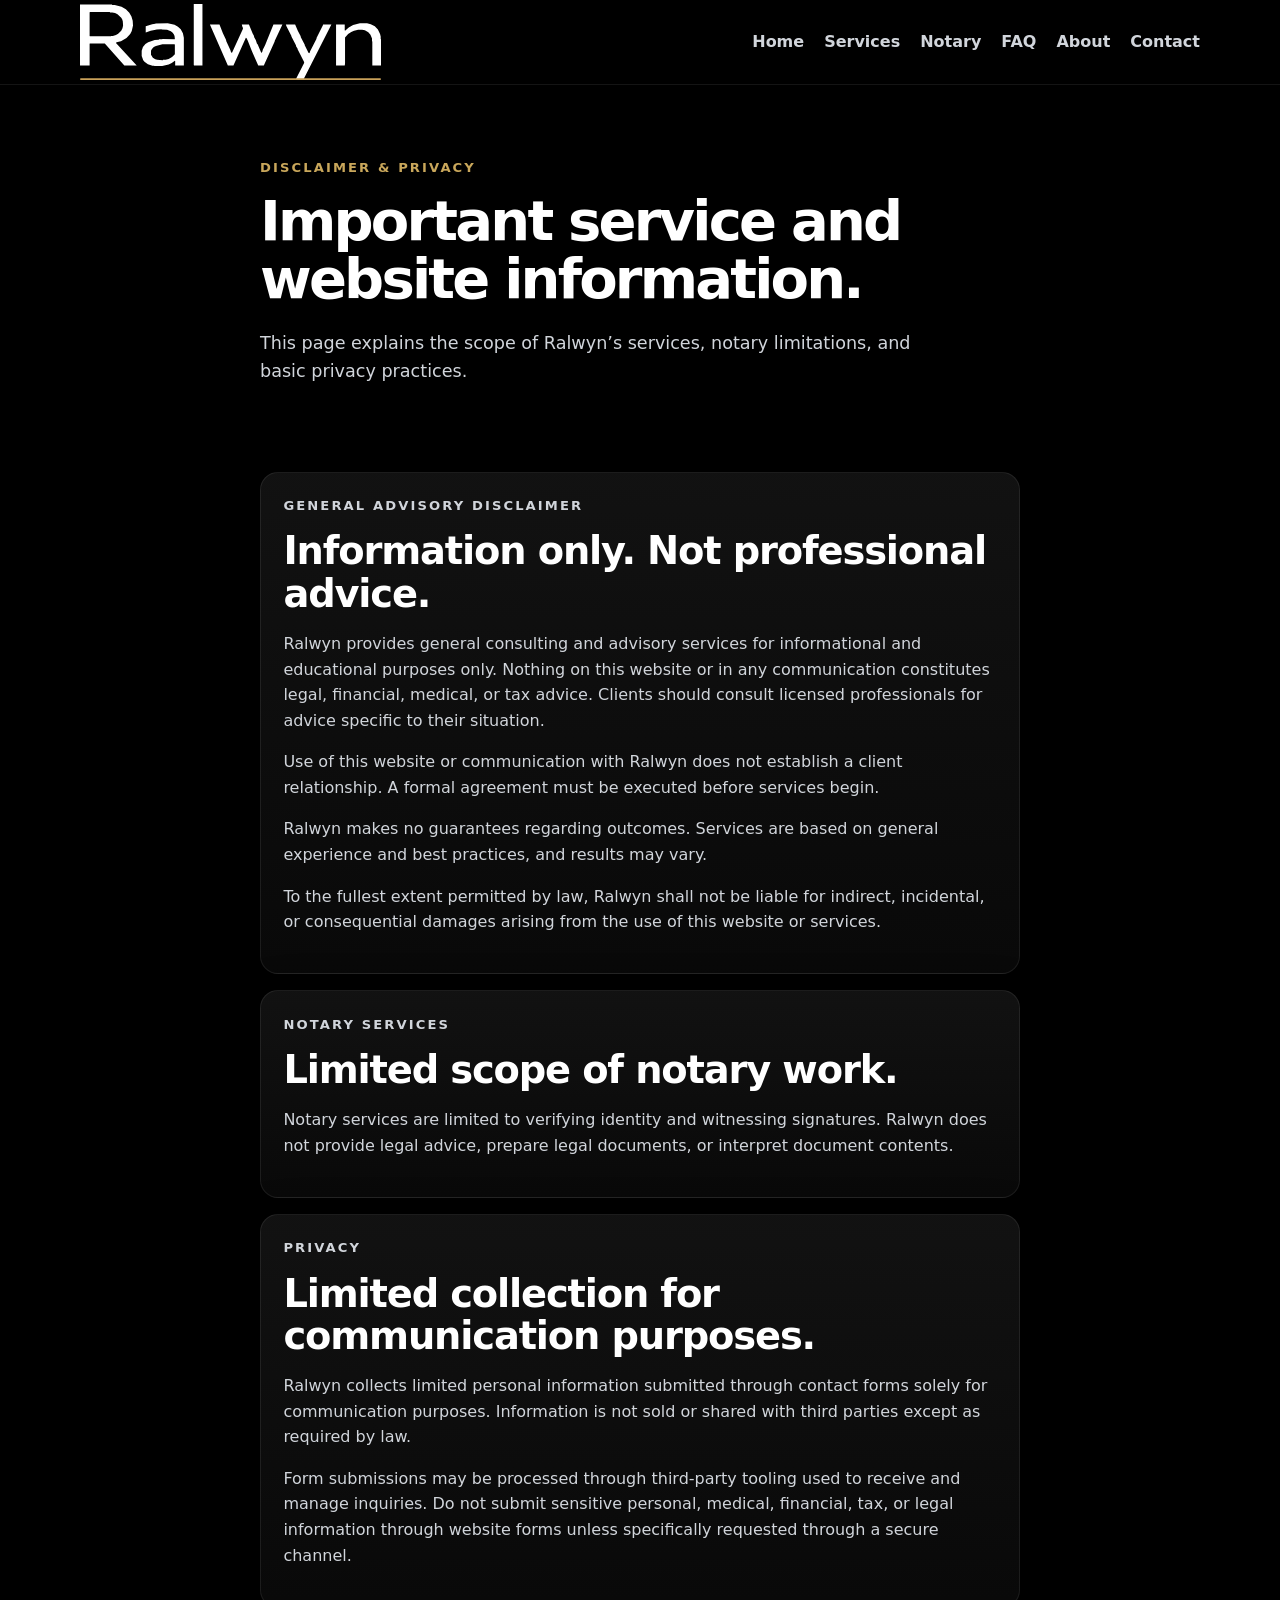
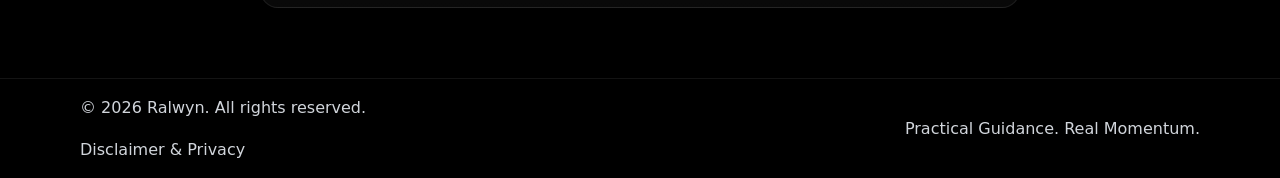
<file: disclaimer-privacy.html>
<!DOCTYPE html>
<html lang="en">
<head>
  <meta charset="UTF-8" />
  <meta name="viewport" content="width=device-width, initial-scale=1.0" />
  <title>Disclaimer & Privacy | Ralwyn</title>
  <meta name="description" content="Disclaimer, notary limitations, and privacy information for Ralwyn." />
  <meta name="theme-color" content="#0f172a" />
  <meta http-equiv="Content-Security-Policy" content="default-src 'self'; script-src 'self' 'unsafe-inline'; style-src 'self' 'unsafe-inline'; img-src 'self' data: https:; font-src 'self' data:; connect-src 'self'; form-action 'self'; object-src 'none'; base-uri 'self'; frame-ancestors 'none'; frame-src 'none'; media-src 'none'; worker-src 'none'; manifest-src 'self'; upgrade-insecure-requests" />
  <meta name="referrer" content="strict-origin-when-cross-origin" />
  <link rel="stylesheet" href="styles.css" />
</head>
<body>
  <header class="site-header">
    <div class="container header-inner">
      <a class="brand brand-logo-only" href="index.html" aria-label="Ralwyn home">
        <img src="assets/ralwyn-logo-outlined-transparent.svg" alt="Ralwyn logo" class="logo" />
      </a>
      <nav class="site-nav" aria-label="Primary">
        <a href="index.html">Home</a>
        <a href="services.html">Services</a>
        <a href="notary.html">Notary</a>
        <a href="faq.html">FAQ</a>
        <a href="about.html">About</a>
        <a href="contact.html">Contact</a>
      </nav>
    </div>
  </header>

  <main>
    <section class="page-hero">
      <div class="container narrow">
        <p class="eyebrow">Disclaimer & Privacy</p>
        <h1 class="page-title">Important service and website information.</h1>
        <p class="lead">This page explains the scope of Ralwyn’s services, notary limitations, and basic privacy practices.</p>
      </div>
    </section>

    <section class="section">
      <div class="container narrow service-stack">
        <article class="service-panel">
          <p class="section-label">General advisory disclaimer</p>
          <h2>Information only. Not professional advice.</h2>
          <p>Ralwyn provides general consulting and advisory services for informational and educational purposes only. Nothing on this website or in any communication constitutes legal, financial, medical, or tax advice. Clients should consult licensed professionals for advice specific to their situation.</p>
          <p>Use of this website or communication with Ralwyn does not establish a client relationship. A formal agreement must be executed before services begin.</p>
          <p>Ralwyn makes no guarantees regarding outcomes. Services are based on general experience and best practices, and results may vary.</p>
          <p>To the fullest extent permitted by law, Ralwyn shall not be liable for indirect, incidental, or consequential damages arising from the use of this website or services.</p>
        </article>

        <article class="service-panel">
          <p class="section-label">Notary services</p>
          <h2>Limited scope of notary work.</h2>
          <p>Notary services are limited to verifying identity and witnessing signatures. Ralwyn does not provide legal advice, prepare legal documents, or interpret document contents.</p>
        </article>

        <article class="service-panel">
          <p class="section-label">Privacy</p>
          <h2>Limited collection for communication purposes.</h2>
          <p>Ralwyn collects limited personal information submitted through contact forms solely for communication purposes. Information is not sold or shared with third parties except as required by law.</p>
          <p>Form submissions may be processed through third-party tooling used to receive and manage inquiries. Do not submit sensitive personal, medical, financial, tax, or legal information through website forms unless specifically requested through a secure channel.</p>
        </article>
      </div>
    </section>
  </main>

  <footer class="site-footer">
    <div class="container footer-inner">
      <div>
        <p>© <span id="year"></span> Ralwyn. All rights reserved.</p>
        <p class="footer-note"><a href="disclaimer-privacy.html">Disclaimer & Privacy</a></p>
      </div>
      <p class="footer-note">Practical Guidance. Real Momentum.</p>
    </div>
  </footer>

  <script>
    document.getElementById('year').textContent = new Date().getFullYear();
  </script>
</body>
</html>
</file>
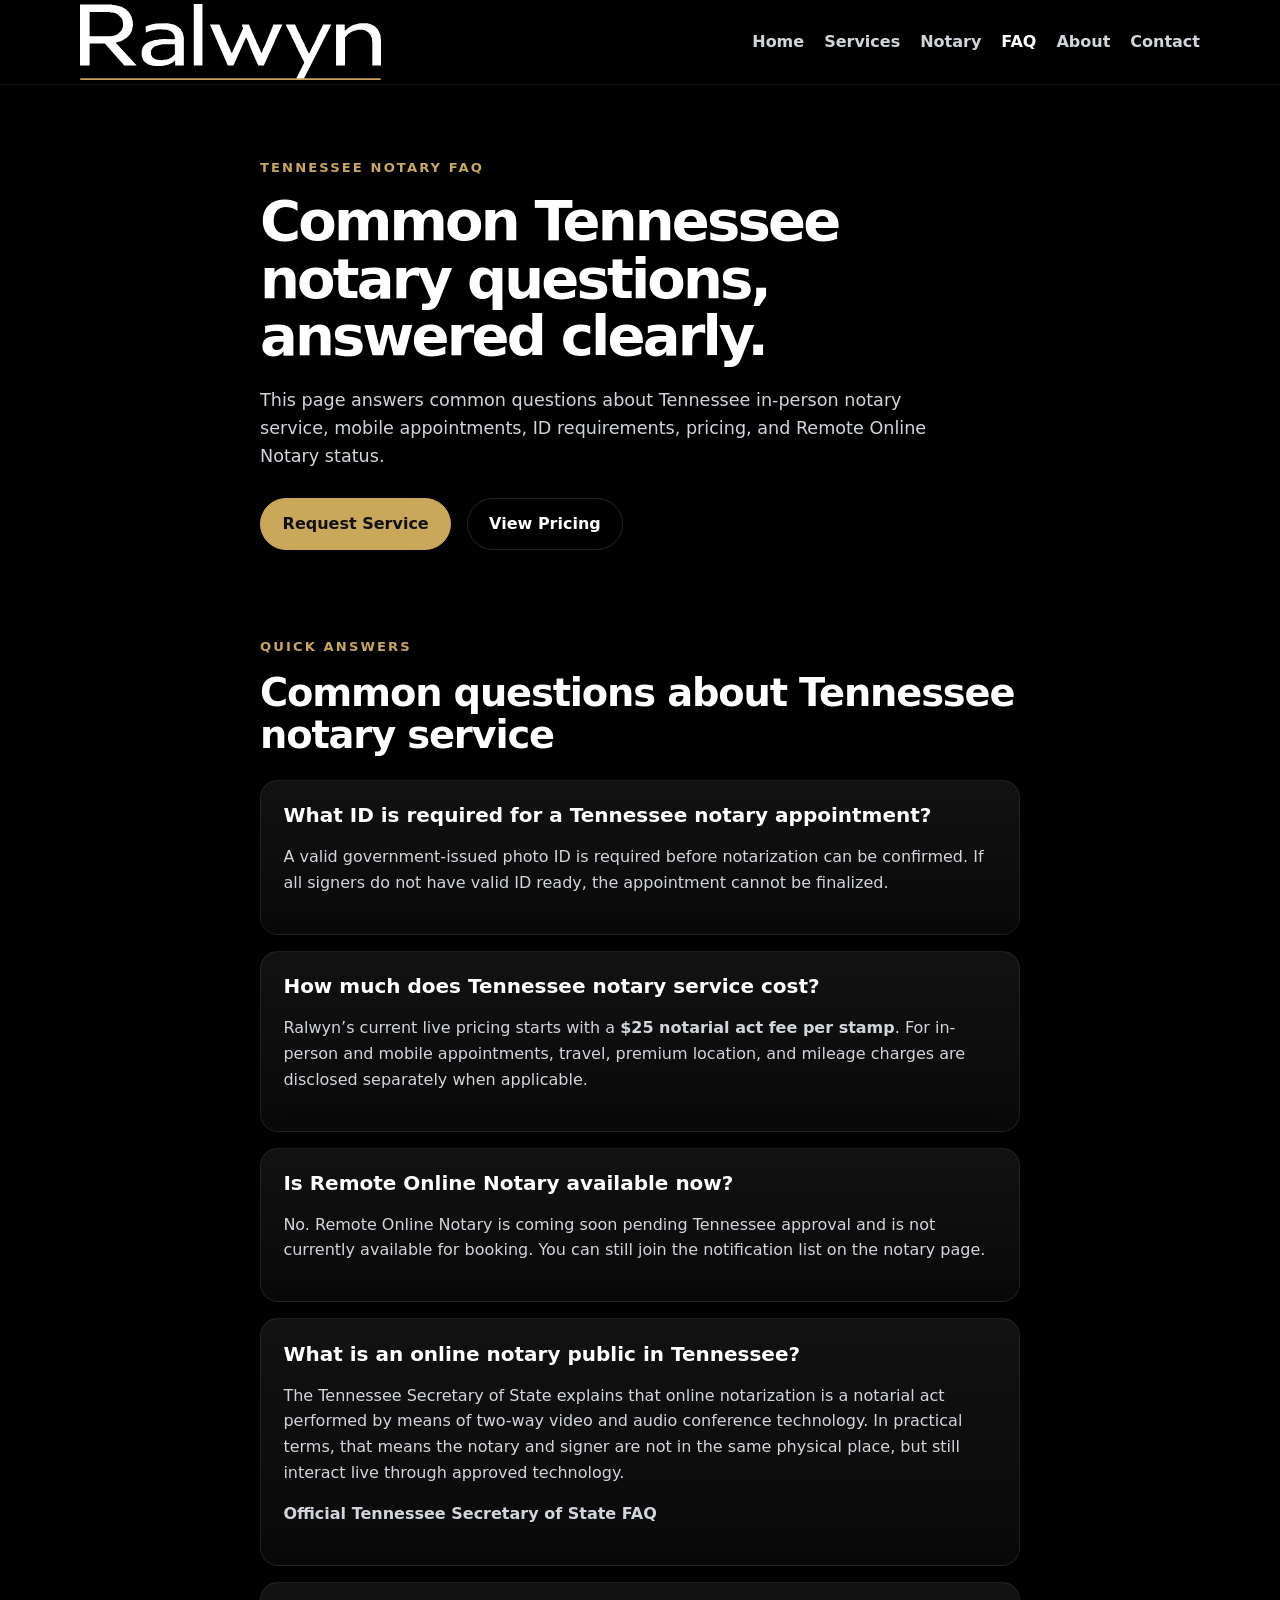
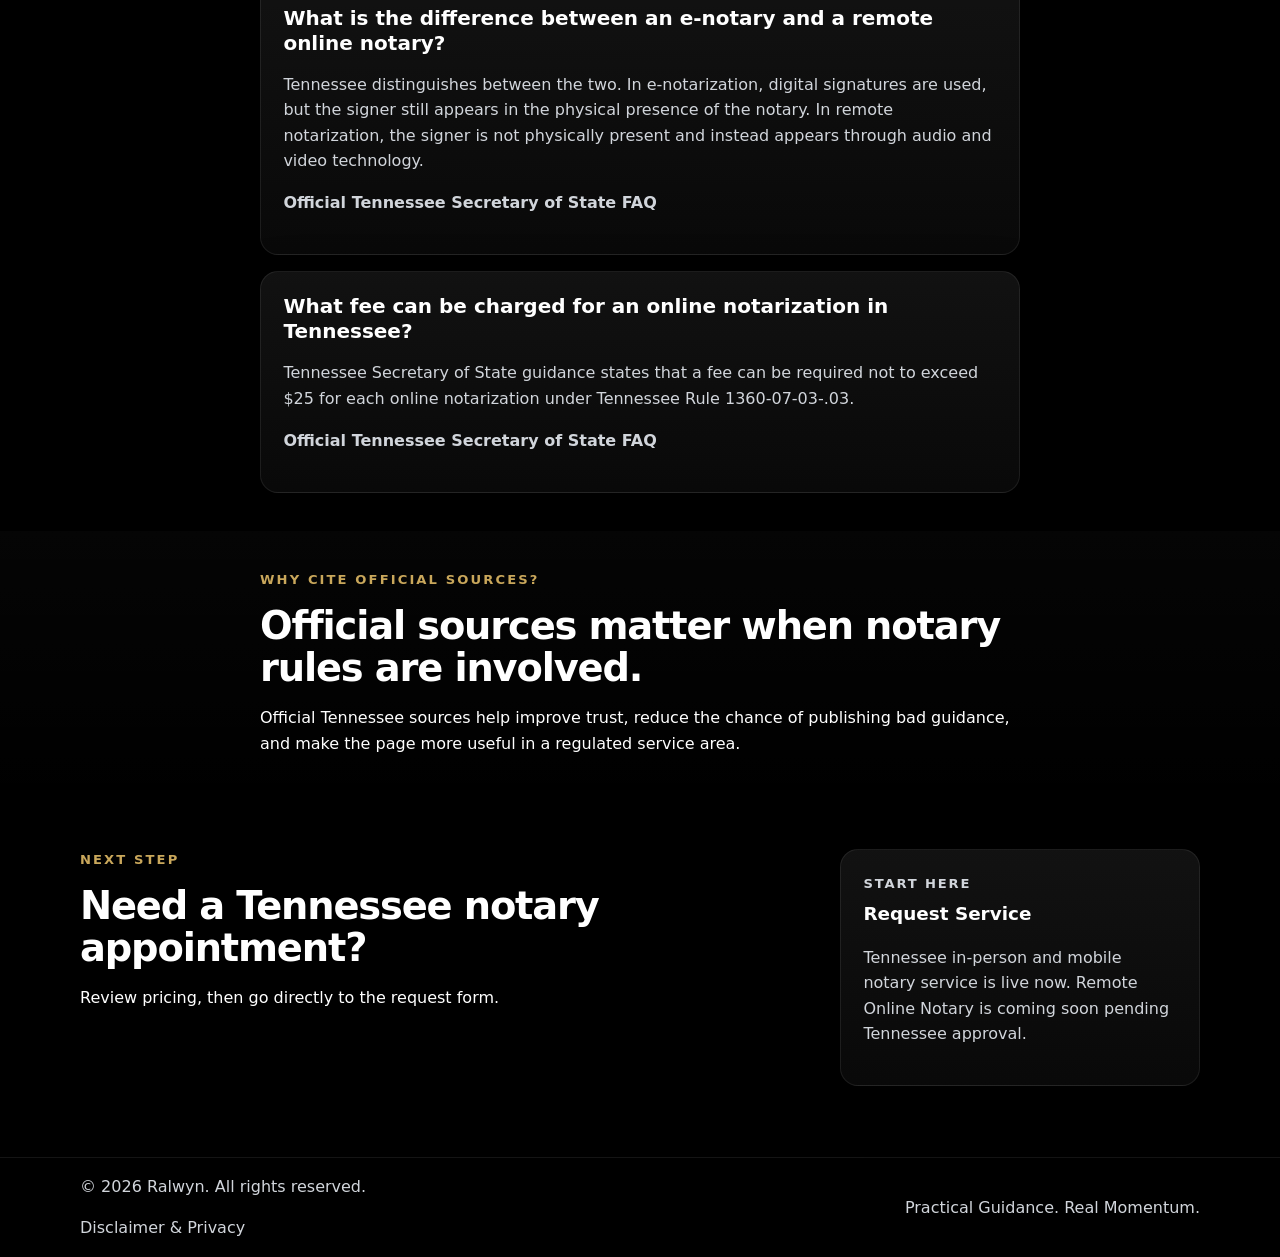
<file: faq.html>
<!DOCTYPE html>
<html lang="en">
<head>
  <meta charset="UTF-8" />
  <meta name="viewport" content="width=device-width, initial-scale=1.0" />
  <title>Tennessee Notary FAQ | In-Person, Mobile, and Remote Online Notary | Ralwyn</title>
  <meta name="description" content="Answers to common Tennessee notary questions, including in-person service, mobile notary appointments, ID requirements, pricing, and Remote Online Notary status." />
  <meta name="theme-color" content="#0f172a" />
  <meta http-equiv="Content-Security-Policy" content="default-src 'self'; script-src 'self' 'unsafe-inline'; style-src 'self'; img-src 'self' data: https:; font-src 'self' data:; connect-src 'self' https://formspree.io; form-action 'self' https://formspree.io; object-src 'none'; base-uri 'self'; frame-ancestors 'none'; upgrade-insecure-requests" />
  <meta name="referrer" content="strict-origin-when-cross-origin" />
  <link rel="stylesheet" href="styles.css" />
  <link rel="canonical" href="https://ralwyn.com/faq.html" />
  <script type="application/ld+json">
  {
    "@context": "https://schema.org",
    "@type": "FAQPage",
    "mainEntity": [
      {
        "@type": "Question",
        "name": "What ID is required for a Tennessee notary appointment?",
        "acceptedAnswer": {
          "@type": "Answer",
          "text": "A valid government-issued photo ID is required before notarization can be confirmed."
        }
      },
      {
        "@type": "Question",
        "name": "How much does notary service cost?",
        "acceptedAnswer": {
          "@type": "Answer",
          "text": "The notarial act fee is $25 per stamp. Travel, premium location, and mileage charges are disclosed separately when applicable."
        }
      },
      {
        "@type": "Question",
        "name": "Is Remote Online Notary available now?",
        "acceptedAnswer": {
          "@type": "Answer",
          "text": "No. Remote Online Notary is coming soon pending Tennessee approval and is not currently available for booking."
        }
      },
      {
        "@type": "Question",
        "name": "What fee can be charged for an online notarization in Tennessee?",
        "acceptedAnswer": {
          "@type": "Answer",
          "text": "Tennessee Secretary of State guidance states that a fee not to exceed $25 may be charged for each online notarization under Tennessee Rule 1360-07-03-.03."
        }
      }
    ]
  }
  </script>
  <script src="site.js" defer></script>
</head>
<body>
  <header class="site-header">
    <div class="container header-inner">
      <a class="brand brand-logo-only" href="index.html" aria-label="Ralwyn home">
        <img src="assets/ralwyn-logo-outlined-transparent.svg" alt="Ralwyn logo" class="logo" />
      </a>
      <nav class="site-nav" aria-label="Primary">
        <a href="index.html">Home</a>
        <a href="services.html">Services</a>
        <a href="notary.html">Notary</a>
        <a href="faq.html" aria-current="page">FAQ</a>
        <a href="about.html">About</a>
        <a href="contact.html">Contact</a>
      </nav>
    </div>
  </header>

  <main>
    <section class="page-hero">
      <div class="container narrow">
        <p class="eyebrow">Tennessee Notary FAQ</p>
        <h1 class="page-title">Common Tennessee notary questions, answered clearly.</h1>
        <p class="lead">
          This page answers common questions about Tennessee in-person notary service, mobile appointments, ID requirements, pricing, and Remote Online Notary status.
        </p>
        <div class="hero-actions">
          <a class="button button-primary" href="notary.html#book-now">Request Service</a>
          <a class="button button-secondary" href="notary.html#pricing">View Pricing</a>
        </div>
      </div>
    </section>

    <section class="section">
      <div class="container narrow">
        <p class="section-label">Quick answers</p>
        <h2>Common questions about Tennessee notary service</h2>

        <article class="service-panel mt-150">
          <h3>What ID is required for a Tennessee notary appointment?</h3>
          <p>
            A valid government-issued photo ID is required before notarization can be confirmed. If all signers do not have valid ID ready, the appointment cannot be finalized.
          </p>
        </article>

        <article class="service-panel mt-100">
          <h3>How much does Tennessee notary service cost?</h3>
          <p>
            Ralwyn’s current live pricing starts with a <strong>$25 notarial act fee per stamp</strong>. For in-person and mobile appointments, travel, premium location, and mileage charges are disclosed separately when applicable.
          </p>
        </article>

        <article class="service-panel mt-100">
          <h3>Is Remote Online Notary available now?</h3>
          <p>
            No. Remote Online Notary is coming soon pending Tennessee approval and is not currently available for booking. You can still join the notification list on the notary page.
          </p>
        </article>

        <article class="service-panel mt-100">
          <h3>What is an online notary public in Tennessee?</h3>
          <p>
            The Tennessee Secretary of State explains that online notarization is a notarial act performed by means of two-way video and audio conference technology. In practical terms, that means the notary and signer are not in the same physical place, but still interact live through approved technology.
          </p>
          <p><a class="text-link" href="https://sos.tn.gov/businesses/faqs/what-is-an-online-notary-public" target="_blank" rel="noopener noreferrer">Official Tennessee Secretary of State FAQ</a></p>
        </article>

        <article class="service-panel mt-100">
          <h3>What is the difference between an e-notary and a remote online notary?</h3>
          <p>
            Tennessee distinguishes between the two. In e-notarization, digital signatures are used, but the signer still appears in the physical presence of the notary. In remote notarization, the signer is not physically present and instead appears through audio and video technology.
          </p>
          <p><a class="text-link" href="https://sos.tn.gov/businesses/faqs/what-is-the-difference-between-e-notaries-and-remote-online-notaries" target="_blank" rel="noopener noreferrer">Official Tennessee Secretary of State FAQ</a></p>
        </article>

        <article class="service-panel mt-100">
          <h3>What fee can be charged for an online notarization in Tennessee?</h3>
          <p>
            Tennessee Secretary of State guidance states that a fee can be required not to exceed $25 for each online notarization under Tennessee Rule 1360-07-03-.03.
          </p>
          <p><a class="text-link" href="https://sos.tn.gov/businesses/faqs/what-is-the-fee-that-can-be-charged-for-an-online-notarization" target="_blank" rel="noopener noreferrer">Official Tennessee Secretary of State FAQ</a></p>
        </article>
      </div>
    </section>

    <section class="section section-alt">
      <div class="container narrow">
        <p class="section-label">Why cite official sources?</p>
        <h2>Official sources matter when notary rules are involved.</h2>
        <p>
          Official Tennessee sources help improve trust, reduce the chance of publishing bad guidance, and make the page more useful in a regulated service area.
        </p>
      </div>
    </section>

    <section class="section">
      <div class="container contact-panel">
        <div>
          <p class="section-label">Next step</p>
          <h2>Need a Tennessee notary appointment?</h2>
          <p>Review pricing, then go directly to the request form.</p>
        </div>
        <div class="contact-card">
          <p class="contact-label">Start here</p>
          <a class="contact-link" href="notary.html#book-now">Request Service</a>
          <p class="contact-note">Tennessee in-person and mobile notary service is live now. Remote Online Notary is coming soon pending Tennessee approval.</p>
        </div>
      </div>
    </section>
  </main>

  <footer class="site-footer">
    <div class="container footer-inner">
      <div>
        <p>© <span id="year"></span> Ralwyn. All rights reserved.</p>
        <p class="footer-note"><a href="disclaimer-privacy.html">Disclaimer & Privacy</a></p>
      </div>
      <p class="footer-note">Practical Guidance. Real Momentum.</p>
    </div>
  </footer>
</body>
</html>
</file>
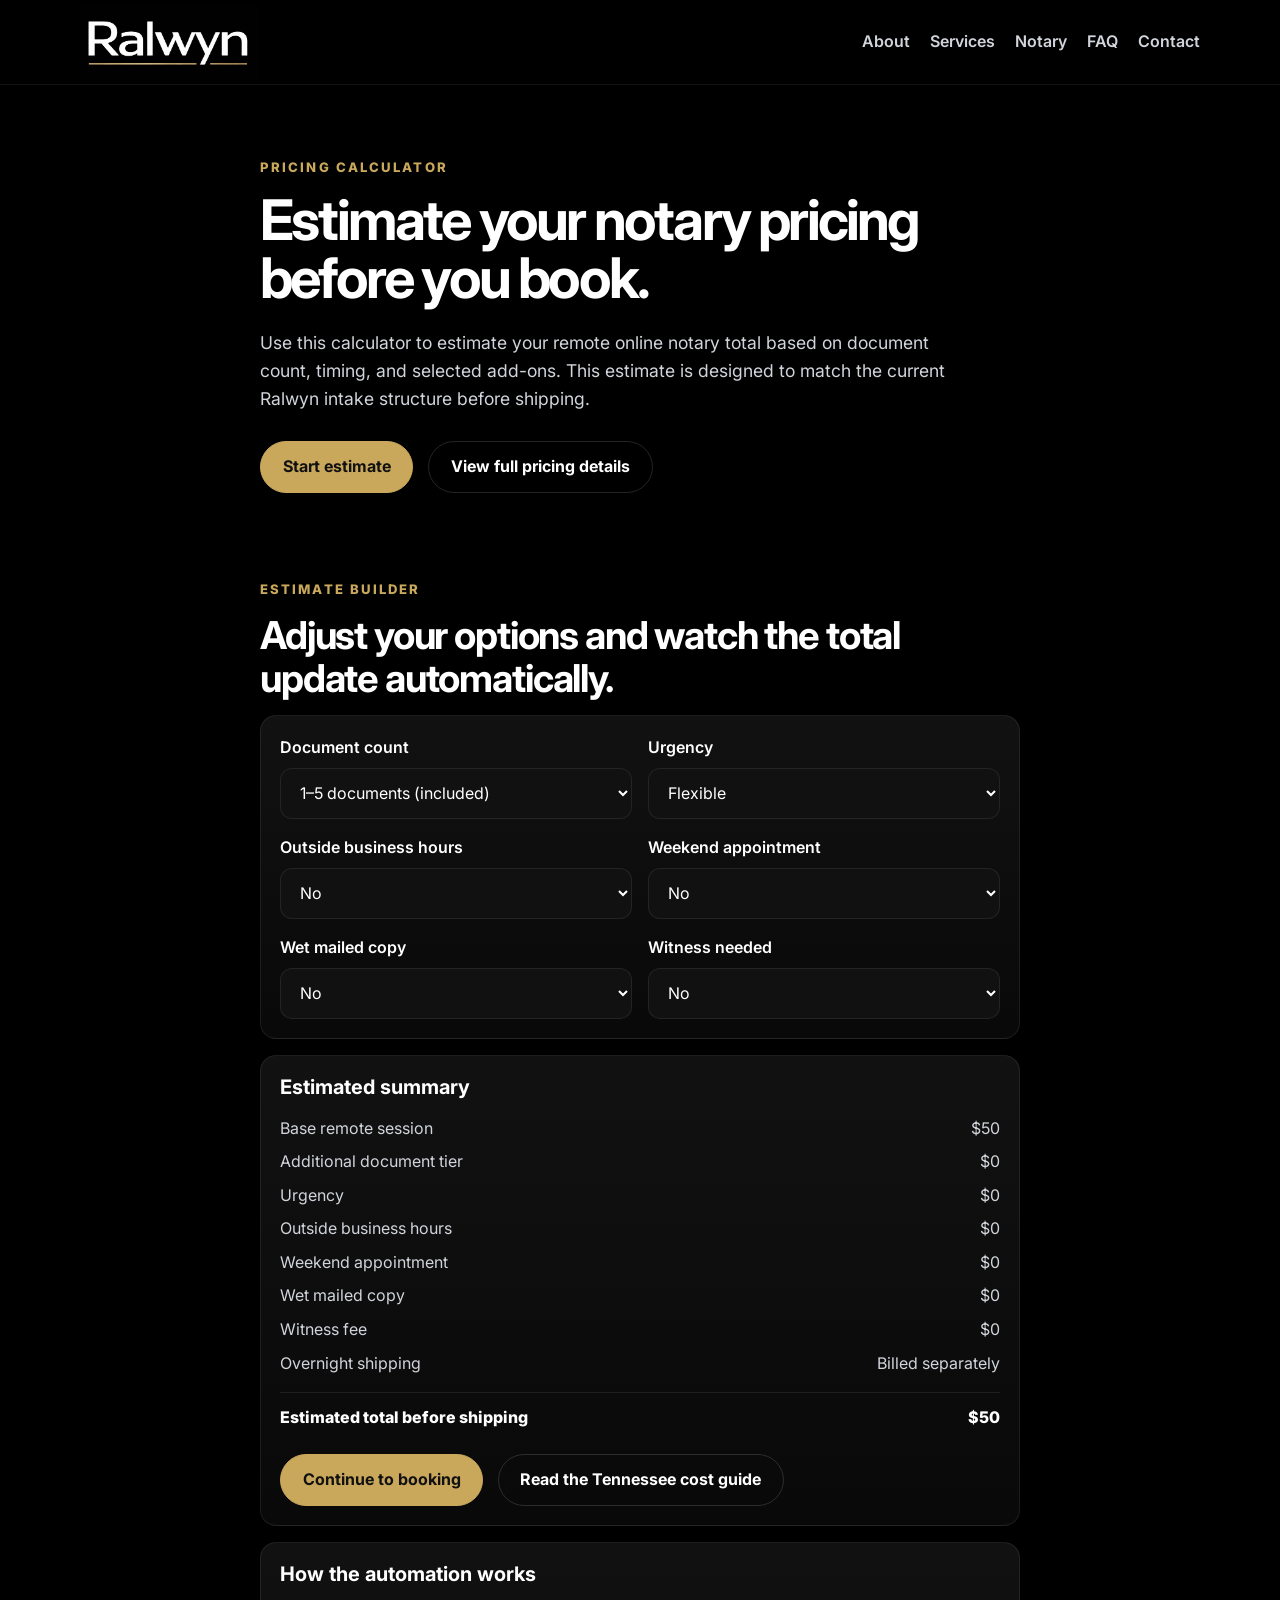
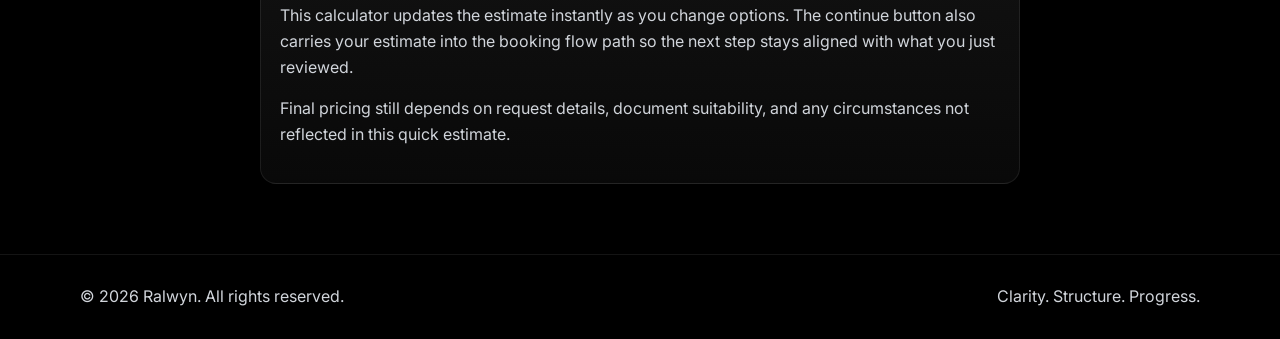
<file: notary-pricing-calculator.html>
<!DOCTYPE html>
<html lang="en">
<head>
  <meta charset="UTF-8" />
  <meta name="viewport" content="width=device-width, initial-scale=1.0" />
  <title>Notary Pricing Calculator | Ralwyn</title>
  <meta name="description" content="Estimate remote online notary pricing based on document count, scheduling, and add-on services before you submit your request." />
  <meta name="theme-color" content="#0f172a" />
  <link rel="preconnect" href="https://fonts.googleapis.com" />
  <link rel="preconnect" href="https://fonts.gstatic.com" crossorigin />
  <link href="https://fonts.googleapis.com/css2?family=Inter:wght@400;500;600;700;800&display=swap" rel="stylesheet" />
  <link rel="stylesheet" href="styles.css" />
  <link rel="canonical" href="https://ralwyn.com/notary-pricing-calculator.html" />
  <style>
    .calculator-shell,
    .calculator-summary,
    .calculator-notes {
      border: 1px solid rgba(255, 255, 255, 0.08);
      border-radius: 16px;
      padding: 1.2rem;
      background: linear-gradient(180deg, rgba(18, 18, 18, 0.98), rgba(9, 9, 9, 0.98));
      margin-top: 1rem;
    }
    .calculator-grid {
      display: grid;
      grid-template-columns: repeat(2, minmax(0, 1fr));
      gap: 1rem;
    }
    .calculator-field {
      display: flex;
      flex-direction: column;
      gap: 0.45rem;
    }
    .calculator-field label {
      font-weight: 600;
      color: var(--text);
    }
    .calculator-field input,
    .calculator-field select {
      width: 100%;
      padding: 0.85rem 0.95rem;
      border-radius: 12px;
      border: 1px solid rgba(255, 255, 255, 0.08);
      background: #111111;
      color: var(--text);
      font: inherit;
    }
    .summary-line {
      display: flex;
      justify-content: space-between;
      gap: 1rem;
      padding: 0.25rem 0;
      color: var(--muted);
    }
    .summary-total {
      margin-top: 0.75rem;
      padding-top: 0.75rem;
      border-top: 1px solid rgba(255, 255, 255, 0.08);
      font-weight: 800;
      color: var(--text);
    }
    .calculator-actions {
      display: flex;
      gap: 0.9rem;
      flex-wrap: wrap;
      margin-top: 1.2rem;
    }
    @media (max-width: 860px) {
      .calculator-grid {
        grid-template-columns: 1fr;
      }
      .calculator-actions {
        flex-direction: column;
      }
    }
  </style>
</head>
<body>
  <header class="site-header">
    <div class="container header-inner">
      <a class="brand brand-logo-only" href="index.html" aria-label="Ralwyn home">
        <img src="assets/UpdatedLogo.png" alt="Ralwyn logo" class="logo" />
      </a>
      <nav class="site-nav" aria-label="Primary">
        <a href="about.html">About</a>
        <a href="services.html">Services</a>
        <a href="notary.html">Notary</a>
        <a href="faq.html">FAQ</a>
        <a href="index.html#contact">Contact</a>
      </nav>
    </div>
  </header>

  <main>
    <section class="page-hero">
      <div class="container narrow">
        <p class="eyebrow">Pricing calculator</p>
        <h1 class="page-title">Estimate your notary pricing before you book.</h1>
        <p class="lead">
          Use this calculator to estimate your remote online notary total based on document count, timing, and selected add-ons. This estimate is designed to match the current Ralwyn intake structure before shipping.
        </p>
        <div class="hero-actions">
          <a class="button button-primary" href="#calculator">Start estimate</a>
          <a class="button button-secondary" href="notary.html#pricing">View full pricing details</a>
        </div>
      </div>
    </section>

    <section class="section" id="calculator">
      <div class="container narrow">
        <p class="section-label">Estimate builder</p>
        <h2>Adjust your options and watch the total update automatically.</h2>

        <div class="calculator-shell">
          <div class="calculator-grid">
            <div class="calculator-field">
              <label for="calc-docs">Document count</label>
              <select id="calc-docs">
                <option value="0">1–5 documents (included)</option>
                <option value="10">6–10 documents (+$10)</option>
                <option value="20">11–15 documents (+$20)</option>
                <option value="30">16–20 documents (+$30)</option>
                <option value="40">21–25 documents (+$40)</option>
              </select>
            </div>
            <div class="calculator-field">
              <label for="calc-urgency">Urgency</label>
              <select id="calc-urgency">
                <option value="0">Flexible</option>
                <option value="0">Within 24 hours</option>
                <option value="25">Same day (+$25)</option>
              </select>
            </div>
            <div class="calculator-field">
              <label for="calc-hours">Outside business hours</label>
              <select id="calc-hours">
                <option value="0">No</option>
                <option value="25">Yes (+$25)</option>
              </select>
            </div>
            <div class="calculator-field">
              <label for="calc-weekend">Weekend appointment</label>
              <select id="calc-weekend">
                <option value="0">No</option>
                <option value="25">Yes (+$25)</option>
              </select>
            </div>
            <div class="calculator-field">
              <label for="calc-wet">Wet mailed copy</label>
              <select id="calc-wet">
                <option value="0">No</option>
                <option value="35">Yes (+$35)</option>
              </select>
            </div>
            <div class="calculator-field">
              <label for="calc-witness">Witness needed</label>
              <select id="calc-witness">
                <option value="0">No</option>
                <option value="25">Yes (+$25)</option>
              </select>
            </div>
          </div>
        </div>

        <div class="calculator-summary">
          <h3>Estimated summary</h3>
          <div class="summary-line"><span>Base remote session</span><span>$50</span></div>
          <div class="summary-line"><span>Additional document tier</span><span id="sum-docs">$0</span></div>
          <div class="summary-line"><span>Urgency</span><span id="sum-urgency">$0</span></div>
          <div class="summary-line"><span>Outside business hours</span><span id="sum-hours">$0</span></div>
          <div class="summary-line"><span>Weekend appointment</span><span id="sum-weekend">$0</span></div>
          <div class="summary-line"><span>Wet mailed copy</span><span id="sum-wet">$0</span></div>
          <div class="summary-line"><span>Witness fee</span><span id="sum-witness">$0</span></div>
          <div class="summary-line"><span>Overnight shipping</span><span>Billed separately</span></div>
          <div class="summary-line summary-total"><span>Estimated total before shipping</span><span id="sum-total">$50</span></div>
          <div class="calculator-actions">
            <a id="continue-link" class="button button-primary" href="notary.html#book-now">Continue to booking</a>
            <a class="button button-secondary" href="tennessee-notary-cost.html">Read the Tennessee cost guide</a>
          </div>
        </div>

        <div class="calculator-notes">
          <h3>How the automation works</h3>
          <p class="contact-note">
            This calculator updates the estimate instantly as you change options. The continue button also carries your estimate into the booking flow path so the next step stays aligned with what you just reviewed.
          </p>
          <p class="contact-note">
            Final pricing still depends on request details, document suitability, and any circumstances not reflected in this quick estimate.
          </p>
        </div>
      </div>
    </section>
  </main>

  <footer class="site-footer">
    <div class="container footer-inner">
      <p>© <span id="year"></span> Ralwyn. All rights reserved.</p>
      <p class="footer-note">Clarity. Structure. Progress.</p>
    </div>
  </footer>

  <script>
    document.getElementById('year').textContent = new Date().getFullYear();

    const fields = {
      docs: document.getElementById('calc-docs'),
      urgency: document.getElementById('calc-urgency'),
      hours: document.getElementById('calc-hours'),
      weekend: document.getElementById('calc-weekend'),
      wet: document.getElementById('calc-wet'),
      witness: document.getElementById('calc-witness')
    };

    const outputs = {
      docs: document.getElementById('sum-docs'),
      urgency: document.getElementById('sum-urgency'),
      hours: document.getElementById('sum-hours'),
      weekend: document.getElementById('sum-weekend'),
      wet: document.getElementById('sum-wet'),
      witness: document.getElementById('sum-witness'),
      total: document.getElementById('sum-total')
    };

    const continueLink = document.getElementById('continue-link');

    function dollars(n) {
      return '$' + n;
    }

    function buildBookingLink(total) {
      const params = new URLSearchParams({
        estimate: dollars(total),
        docs: fields.docs.value,
        urgency: fields.urgency.value,
        hours: fields.hours.value,
        weekend: fields.weekend.value,
        wet: fields.wet.value,
        witness: fields.witness.value
      });
      continueLink.href = 'notary.html#book-now?' + params.toString();
    }

    function updateCalc() {
      const values = {
        docs: Number(fields.docs.value),
        urgency: Number(fields.urgency.value),
        hours: Number(fields.hours.value),
        weekend: Number(fields.weekend.value),
        wet: Number(fields.wet.value),
        witness: Number(fields.witness.value)
      };

      const total = 50 + values.docs + values.urgency + values.hours + values.weekend + values.wet + values.witness;

      outputs.docs.textContent = dollars(values.docs);
      outputs.urgency.textContent = dollars(values.urgency);
      outputs.hours.textContent = dollars(values.hours);
      outputs.weekend.textContent = dollars(values.weekend);
      outputs.wet.textContent = dollars(values.wet);
      outputs.witness.textContent = dollars(values.witness);
      outputs.total.textContent = dollars(total);
      buildBookingLink(total);
    }

    Object.values(fields).forEach(function(field) {
      field.addEventListener('change', updateCalc);
    });

    updateCalc();
  </script>
</body>
</html>
</file>
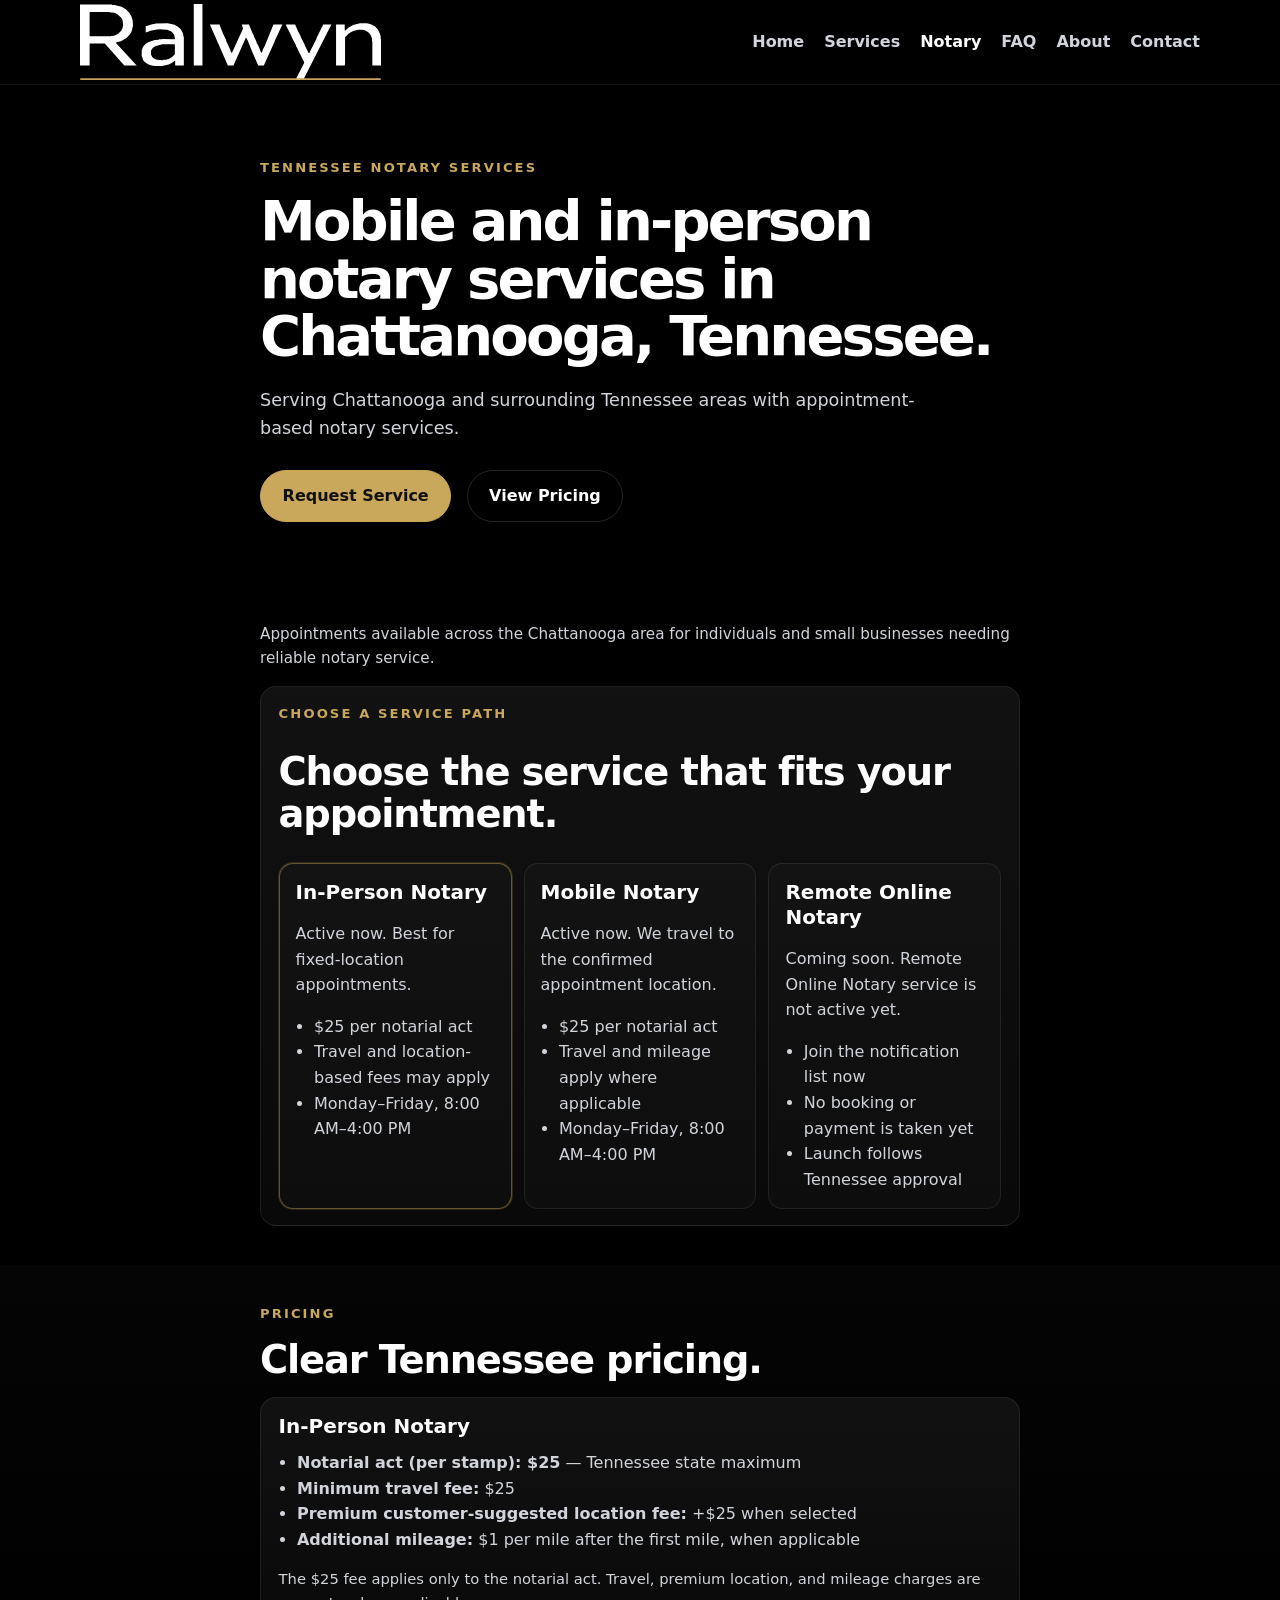
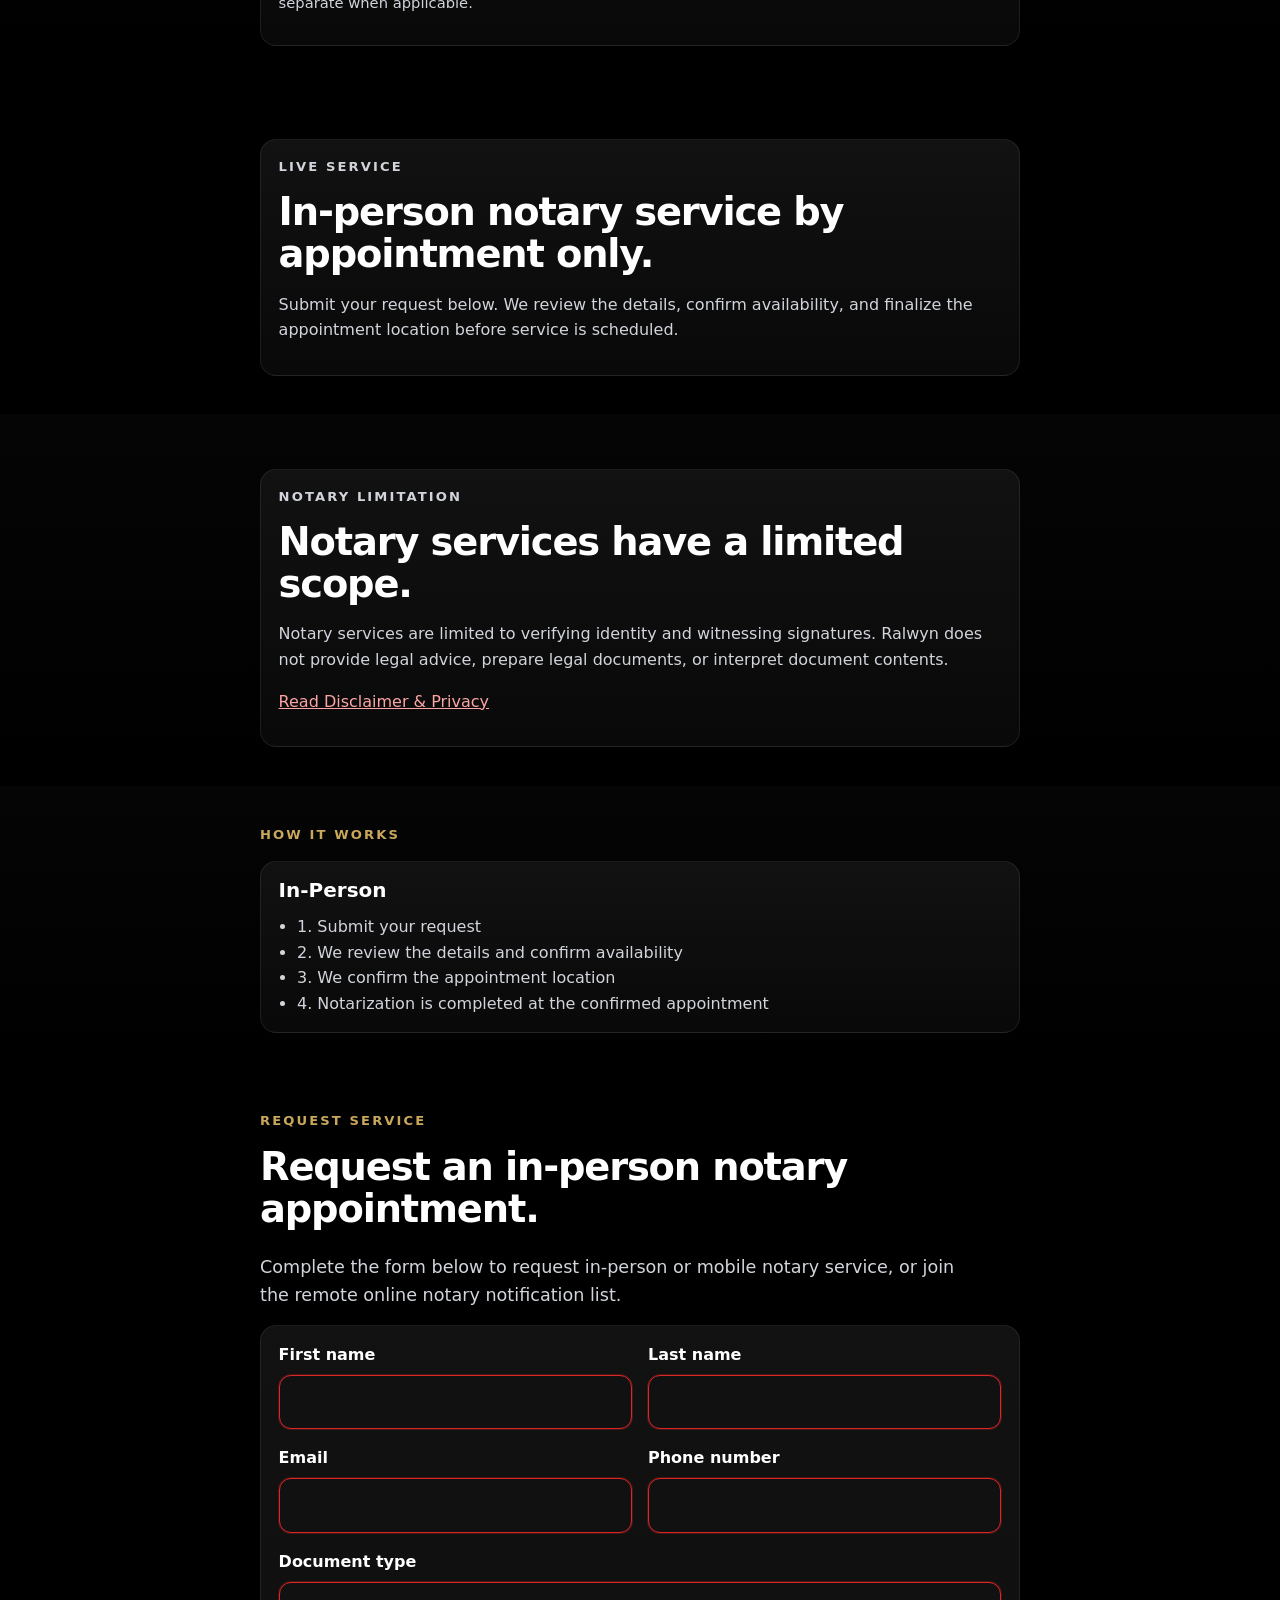
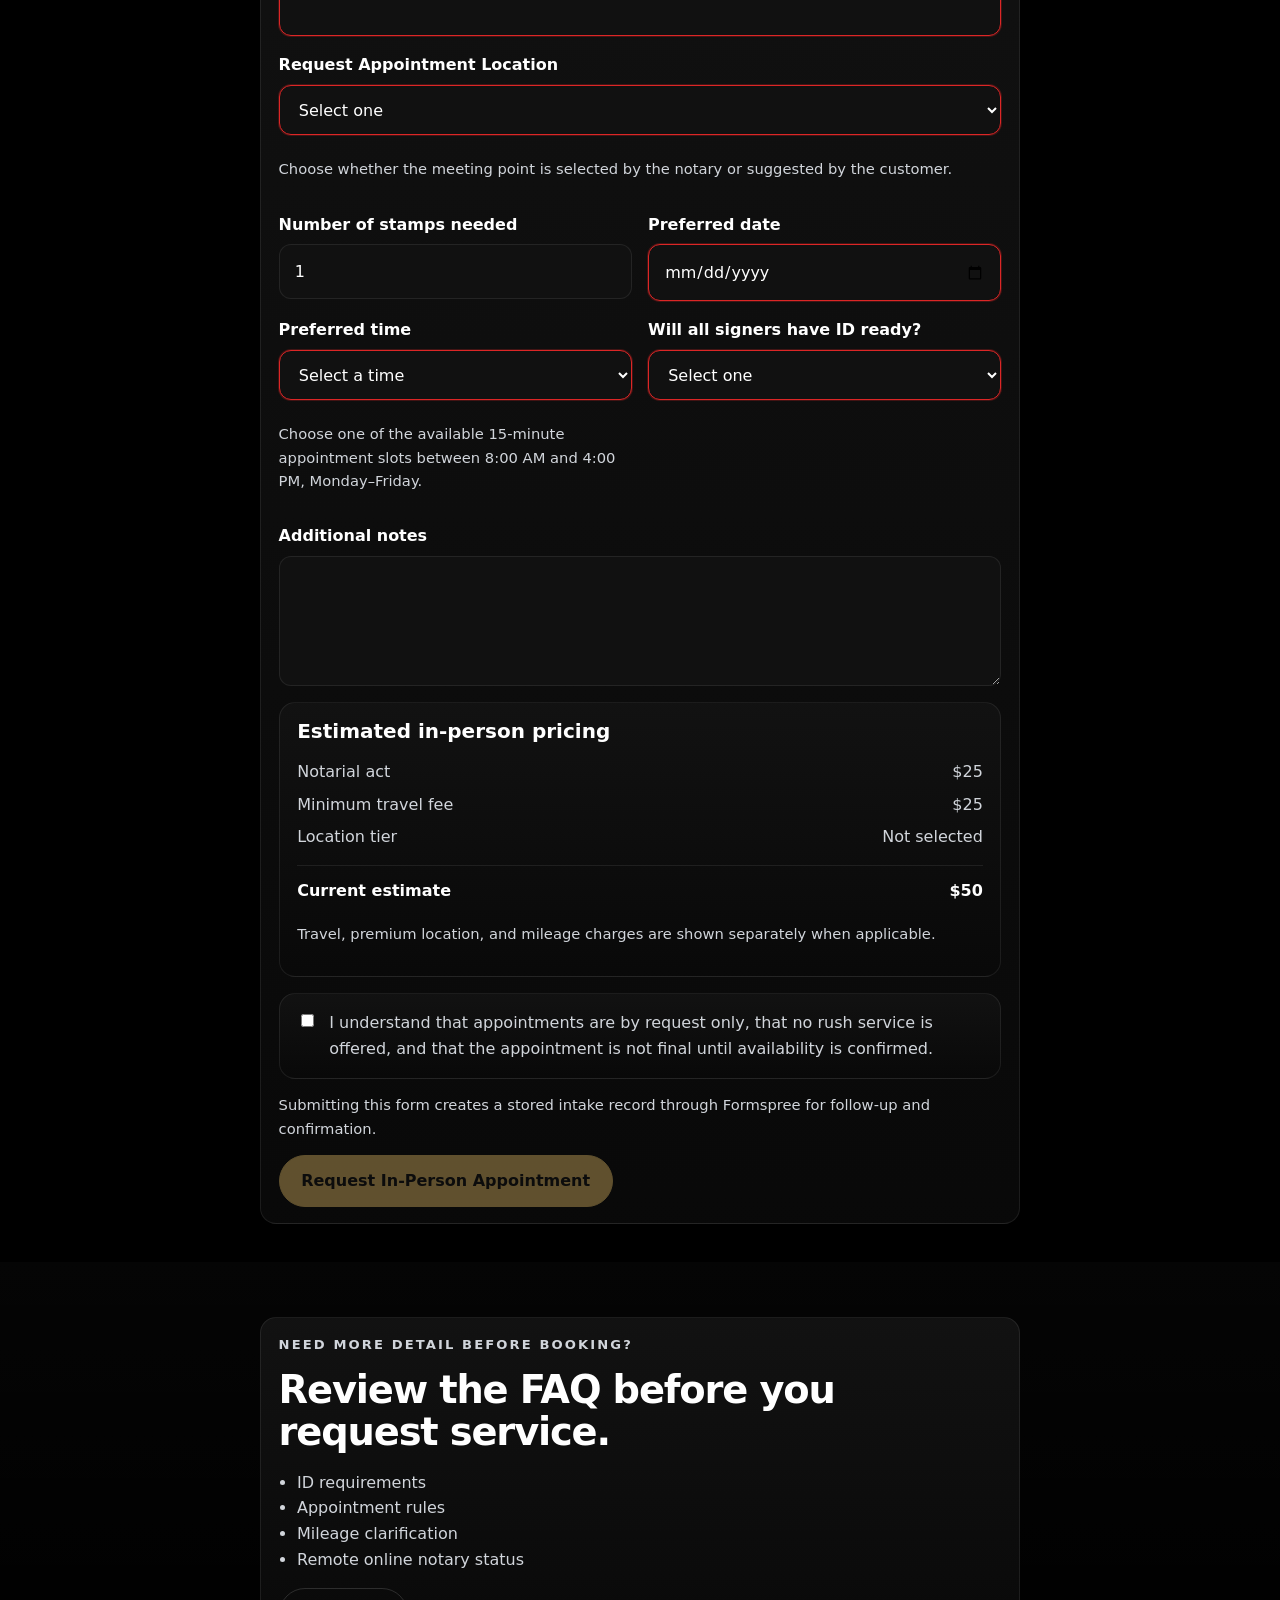
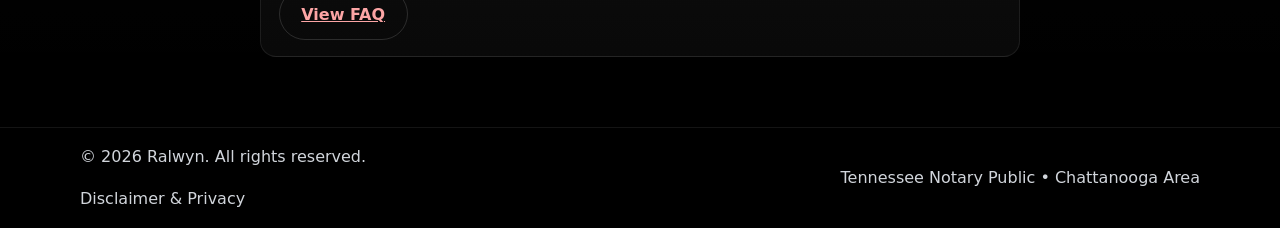
<file: notary.html>
<!DOCTYPE html>
<html lang="en">
<head>
  <meta charset="UTF-8" />
  <meta name="viewport" content="width=device-width, initial-scale=1.0" />
  <title>Tennessee Notary Public | Mobile & In-Person Notary Chattanooga | Ralwyn</title>
  <meta name="description" content="Book Tennessee in-person and mobile notary appointments in the Chattanooga area with transparent $25 per stamp pricing and clear scheduling." />
  <meta name="theme-color" content="#0f172a" />
  <meta http-equiv="Content-Security-Policy" content="default-src 'self'; script-src 'self' 'unsafe-inline'; style-src 'self'; img-src 'self' data: https:; font-src 'self' data:; connect-src 'self' https://formspree.io; form-action 'self' https://formspree.io; object-src 'none'; base-uri 'self'; frame-ancestors 'none'; upgrade-insecure-requests" />
  <meta name="referrer" content="strict-origin-when-cross-origin" />
  <link rel="stylesheet" href="styles.css" />
  <link rel="canonical" href="https://ralwyn.com/notary.html" />
  <script type="application/ld+json">{"@context":"https://schema.org","@type":"LocalBusiness","name":"Ralwyn Notary Services","areaServed":["Tennessee","Chattanooga"],"serviceType":"Notary Public"}</script>
  <script src="site.js" defer></script>
  <script src="notary.js" defer></script>
</head>
<body>
  <header class="site-header">
    <div class="container header-inner">
      <a class="brand brand-logo-only" href="index.html" aria-label="Ralwyn home">
        <img src="assets/ralwyn-logo-outlined-transparent.svg" alt="Ralwyn logo" class="logo" />
      </a>
      <nav class="site-nav" aria-label="Primary">
        <a href="index.html">Home</a>
        <a href="services.html">Services</a>
        <a href="notary.html" aria-current="page">Notary</a>
        <a href="faq.html">FAQ</a>
        <a href="about.html">About</a>
        <a href="contact.html">Contact</a>
      </nav>
    </div>
  </header>

  <main>
    <section class="page-hero">
      <div class="container narrow">
        <p class="eyebrow">Tennessee notary services</p>
        <h1 class="page-title">Mobile and in-person notary services in Chattanooga, Tennessee.</h1>
        <p class="lead">Serving Chattanooga and surrounding Tennessee areas with appointment-based notary services.</p>
        <div class="hero-actions">
          <a class="button button-primary" href="#book-now">Request Service</a>
          <a class="button button-secondary" href="#pricing">View Pricing</a>
        </div>
      </div>
    </section>

    <section class="section">
      <div class="container narrow">
        <p class="hero-subtext">Appointments available across the Chattanooga area for individuals and small businesses needing reliable notary service.</p>
        <div class="service-switcher">
          <p class="section-label">Choose a service path</p>
          <h2>Choose the service that fits your appointment.</h2>
          <div class="switcher-options">
            <article id="card-inperson" class="switcher-card is-active">
              <h3>In-Person Notary</h3>
              <p>Active now. Best for fixed-location appointments.</p>
              <ul>
                <li>$25 per notarial act</li>
                <li>Travel and location-based fees may apply</li>
                <li>Monday–Friday, 8:00 AM–4:00 PM</li>
              </ul>
            </article>
            <article id="card-mobile" class="switcher-card">
              <h3>Mobile Notary</h3>
              <p>Active now. We travel to the confirmed appointment location.</p>
              <ul>
                <li>$25 per notarial act</li>
                <li>Travel and mileage apply where applicable</li>
                <li>Monday–Friday, 8:00 AM–4:00 PM</li>
              </ul>
            </article>
            <article id="card-ron" class="switcher-card">
              <h3>Remote Online Notary</h3>
              <p>Coming soon. Remote Online Notary service is not active yet.</p>
              <ul>
                <li>Join the notification list now</li>
                <li>No booking or payment is taken yet</li>
                <li>Launch follows Tennessee approval</li>
              </ul>
            </article>
          </div>
        </div>
      </div>
    </section>

    <section class="section section-alt" id="pricing">
      <div class="container narrow">
        <p class="section-label">Pricing</p>
        <h2>Clear Tennessee pricing.</h2>

        <div id="pricing-inperson" class="pricing-panel">
          <h3>In-Person Notary</h3>
          <ul class="plain-list">
            <li><strong>Notarial act (per stamp): $25</strong> — Tennessee state maximum</li>
            <li><strong>Minimum travel fee:</strong> $25</li>
            <li><strong>Premium customer-suggested location fee:</strong> +$25 when selected</li>
            <li><strong>Additional mileage:</strong> $1 per mile after the first mile, when applicable</li>
          </ul>
          <p class="form-note">The $25 fee applies only to the notarial act. Travel, premium location, and mileage charges are separate when applicable.</p>
        </div>

        <div id="pricing-mobile" class="pricing-panel hidden-block">
          <h3>Mobile Notary</h3>
          <ul class="plain-list">
            <li><strong>Notarial act (per stamp): $25</strong> — Tennessee state maximum</li>
            <li><strong>Travel fee:</strong> $25 base, including the first mile</li>
            <li><strong>Additional mileage:</strong> $1 per mile after the first mile</li>
          </ul>
          <p class="form-note">Mobile travel charges are confirmed before the appointment is finalized.</p>
        </div>

        <div id="pricing-ron" class="coming-soon-box hidden-block">
          <h3>Remote Online Notary</h3>
          <ul class="plain-list">
            <li><strong>Status:</strong> Coming soon pending Tennessee approval</li>
            <li><strong>When active:</strong> $25 per online notarization</li>
            <li><strong>Additional fees:</strong> Any administrative, technical, identity-verification, convenience, or operational fees will be presented clearly before booking</li>
          </ul>
        </div>
      </div>
    </section>

    <section class="section">
      <div class="container narrow">
        <div id="details-inperson" class="notice-box">
          <p class="section-label">Live service</p>
          <h2>In-person notary service by appointment only.</h2>
          <p>Submit your request below. We review the details, confirm availability, and finalize the appointment location before service is scheduled.</p>
        </div>
        <div id="details-mobile" class="notice-box hidden-block">
          <p class="section-label">Live service</p>
          <h2>Mobile notary service by appointment only.</h2>
          <p>Submit your request below. We review the address, confirm travel pricing, and finalize availability before the appointment is scheduled.</p>
        </div>
        <div id="details-ron" class="coming-soon-box hidden-block">
          <p class="section-label">Coming soon</p>
          <h2>Remote Online Notary is not live yet.</h2>
          <p>Join the notification list below to be updated when Tennessee approval is complete and remote service is ready to book.</p>
        </div>
      </div>
    </section>

    <section class="section section-alt">
      <div class="container narrow">
        <div class="support-box">
          <p class="section-label">Notary limitation</p>
          <h2>Notary services have a limited scope.</h2>
          <p>Notary services are limited to verifying identity and witnessing signatures. Ralwyn does not provide legal advice, prepare legal documents, or interpret document contents.</p>
          <p><a href="disclaimer-privacy.html">Read Disclaimer & Privacy</a></p>
        </div>
      </div>
    </section>

    <section class="section section-alt">
      <div class="container narrow">
        <p class="section-label">How it works</p>
        <div id="process-inperson" class="process-box">
          <h3>In-Person</h3>
          <ul>
            <li>1. Submit your request</li>
            <li>2. We review the details and confirm availability</li>
            <li>3. We confirm the appointment location</li>
            <li>4. Notarization is completed at the confirmed appointment</li>
          </ul>
        </div>
        <div id="process-mobile" class="process-box hidden-block">
          <h3>Mobile</h3>
          <ul>
            <li>1. Submit your request</li>
            <li>2. We review the address and confirm travel pricing</li>
            <li>3. We confirm availability</li>
            <li>4. We travel to the confirmed location and complete notarization</li>
          </ul>
        </div>
        <div id="process-ron" class="process-box hidden-block">
          <h3>Remote Online Notary</h3>
          <ul>
            <li>1. Join the notification list</li>
            <li>2. Receive an update when Tennessee approval is complete</li>
            <li>3. Review pricing and requirements</li>
            <li>4. Book remote service when it becomes active</li>
          </ul>
        </div>
      </div>
    </section>

    <section class="section" id="book-now">
      <div class="container narrow">
        <p class="section-label">Request service</p>
        <h2 id="form-heading">Request an in-person notary appointment.</h2>
        <p id="form-subheading" class="lead">Complete the form below to request in-person or mobile notary service, or join the remote online notary notification list.</p>

        <div id="success-box" class="success-box" aria-live="polite">
          <h3>Request received</h3>
          <p id="success-copy">Your request has been submitted successfully. We will review your details and follow up shortly from <strong>notary.service@ralwyn.com</strong>.</p>
          <ul>
            <li>Check your inbox for the auto-confirmation email</li>
            <li>Keep an eye on spam or junk for first-time messages</li>
            <li>Your request details were recorded for review</li>
          </ul>
        </div>

        <div id="form-shell" class="form-shell">
          <form id="notary-form" action="https://formspree.io/f/mnjldobl" method="POST">
            <input type="hidden" name="service" value="Notary Request" />
            <input type="hidden" id="service_request_type" name="service_request_type" value="In-Person Notary" />
            <input type="hidden" id="submitted_at" name="submitted_at" value="" />
            <input type="hidden" id="estimate_total" name="estimate_total" value="$50 minimum" />
            <input type="hidden" name="_subject" value="Ralwyn Notary Request" />
            <input type="hidden" id="autoresponse" name="_autoresponse" value="Thank you for your notary request. We have received your intake form and will follow up shortly from notary.service@ralwyn.com with availability, confirmation, and next steps." />

            <div class="form-grid">
              <div class="form-field">
                <label for="first_name">First name</label>
                <input id="first_name" name="first_name" type="text" required />
              </div>
              <div class="form-field">
                <label for="last_name">Last name</label>
                <input id="last_name" name="last_name" type="text" required />
              </div>
              <div class="form-field">
                <label for="email">Email</label>
                <input id="email" name="email" type="email" required />
              </div>
              <div class="form-field">
                <label for="phone">Phone number</label>
                <input id="phone" name="phone" type="tel" required />
              </div>
              <div class="form-field full-span">
                <label for="document_type">Document type</label>
                <input id="document_type" name="document_type" type="text" required />
              </div>
            </div>

            <div id="fields-inperson" class="hidden-block is-visible">
              <div class="form-grid mt-100">
                <div class="form-field full-span">
                  <label for="meeting_location">Request Appointment Location</label>
                  <select id="meeting_location" name="meeting_location" required>
                    <option value="">Select one</option>
                    <option value="Notary Location Selected Standard Tier (Reduced Mileage Cost)">Notary Location Selected Standard Tier (Reduced Mileage Cost)</option>
                    <option value="Customer Suggested Location Premium Tier (Increased Mileage Cost)">Customer Suggested Location Premium Tier (Increased Mileage Cost)</option>
                  </select>
                  <p class="field-meta">Choose whether the meeting point is selected by the notary or suggested by the customer.</p>
                </div>

                <div id="premium-location-fields" class="hidden-block full-span">
                  <div class="form-grid">
                    <div class="form-field full-span">
                      <label for="premium_address">Customer Suggested Location Address</label>
                      <input id="premium_address" name="premium_address" type="text" />
                    </div>
                    <div class="form-field">
                      <label for="premium_city">City</label>
                      <input id="premium_city" name="premium_city" type="text" />
                    </div>
                    <div class="form-field">
                      <label for="premium_zip">ZIP code</label>
                      <input id="premium_zip" name="premium_zip" type="text" />
                    </div>
                  </div>
                </div>

                <div class="form-field">
                  <label for="stamp_count">Number of stamps needed</label>
                  <input id="stamp_count" name="stamp_count" type="number" min="1" value="1" required />
                </div>
                <div class="form-field">
                  <label for="preferred_date">Preferred date</label>
                  <input id="preferred_date" name="preferred_date" type="date" required />
                </div>
                <div class="form-field">
                  <label for="preferred_time">Preferred time</label>
                  <select id="preferred_time" name="preferred_time" required>
                    <option value="">Select a time</option>
                    <option value="08:00">08:00 AM</option>
                    <option value="08:15">08:15 AM</option>
                    <option value="08:30">08:30 AM</option>
                    <option value="08:45">08:45 AM</option>
                    <option value="09:00">09:00 AM</option>
                    <option value="09:15">09:15 AM</option>
                    <option value="09:30">09:30 AM</option>
                    <option value="09:45">09:45 AM</option>
                    <option value="10:00">10:00 AM</option>
                    <option value="10:15">10:15 AM</option>
                    <option value="10:30">10:30 AM</option>
                    <option value="10:45">10:45 AM</option>
                    <option value="11:00">11:00 AM</option>
                    <option value="11:15">11:15 AM</option>
                    <option value="11:30">11:30 AM</option>
                    <option value="11:45">11:45 AM</option>
                    <option value="12:00">12:00 PM</option>
                    <option value="12:15">12:15 PM</option>
                    <option value="12:30">12:30 PM</option>
                    <option value="12:45">12:45 PM</option>
                    <option value="13:00">01:00 PM</option>
                    <option value="13:15">01:15 PM</option>
                    <option value="13:30">01:30 PM</option>
                    <option value="13:45">01:45 PM</option>
                    <option value="14:00">02:00 PM</option>
                    <option value="14:15">02:15 PM</option>
                    <option value="14:30">02:30 PM</option>
                    <option value="14:45">02:45 PM</option>
                    <option value="15:00">03:00 PM</option>
                    <option value="15:15">03:15 PM</option>
                    <option value="15:30">03:30 PM</option>
                    <option value="15:45">03:45 PM</option>
                    <option value="16:00">04:00 PM</option>
                  </select>
                  <p class="field-meta">Choose one of the available 15-minute appointment slots between 8:00 AM and 4:00 PM, Monday–Friday.</p>
                </div>
                <div class="form-field">
                  <label for="id_ready">Will all signers have ID ready?</label>
                  <select id="id_ready" name="id_ready" required>
                    <option value="">Select one</option>
                    <option value="Yes">Yes</option>
                    <option value="No">No</option>
                  </select>
                  <p id="id-ready-alert" class="inline-alert hidden-block">Valid government-issued ID is required before notarization can be confirmed. Please review the <a href="faq.html">FAQ</a> for ID requirements.</p>
                </div>
              </div>
            </div>

            <div id="fields-mobile" class="hidden-block">
              <div class="form-grid mt-100">
                <div class="form-field full-span">
                  <label for="appointment_address">Signing address</label>
                  <input id="appointment_address" name="appointment_address" type="text" />
                  <p class="field-meta">Used to confirm travel charges before the appointment is finalized.</p>
                </div>
                <div class="form-field">
                  <label for="city">City</label>
                  <input id="city" name="city" type="text" />
                </div>
                <div class="form-field">
                  <label for="zip_code">ZIP code</label>
                  <input id="zip_code" name="zip_code" type="text" />
                </div>
                <div class="form-field">
                  <label for="mobile_stamp_count">Number of stamps needed</label>
                  <input id="mobile_stamp_count" name="mobile_stamp_count" type="number" min="1" value="1" />
                </div>
                <div class="form-field">
                  <label for="mobile_preferred_date">Preferred date</label>
                  <input id="mobile_preferred_date" name="mobile_preferred_date" type="date" />
                </div>
                <div class="form-field">
                  <label for="mobile_preferred_time">Preferred time</label>
                  <select id="mobile_preferred_time" name="mobile_preferred_time">
                    <option value="">Select a time</option>
                    <option value="08:00">08:00 AM</option>
                    <option value="08:15">08:15 AM</option>
                    <option value="08:30">08:30 AM</option>
                    <option value="08:45">08:45 AM</option>
                    <option value="09:00">09:00 AM</option>
                    <option value="09:15">09:15 AM</option>
                    <option value="09:30">09:30 AM</option>
                    <option value="09:45">09:45 AM</option>
                    <option value="10:00">10:00 AM</option>
                    <option value="10:15">10:15 AM</option>
                    <option value="10:30">10:30 AM</option>
                    <option value="10:45">10:45 AM</option>
                    <option value="11:00">11:00 AM</option>
                    <option value="11:15">11:15 AM</option>
                    <option value="11:30">11:30 AM</option>
                    <option value="11:45">11:45 AM</option>
                    <option value="12:00">12:00 PM</option>
                    <option value="12:15">12:15 PM</option>
                    <option value="12:30">12:30 PM</option>
                    <option value="12:45">12:45 PM</option>
                    <option value="13:00">01:00 PM</option>
                    <option value="13:15">01:15 PM</option>
                    <option value="13:30">01:30 PM</option>
                    <option value="13:45">01:45 PM</option>
                    <option value="14:00">02:00 PM</option>
                    <option value="14:15">02:15 PM</option>
                    <option value="14:30">02:30 PM</option>
                    <option value="14:45">02:45 PM</option>
                    <option value="15:00">03:00 PM</option>
                    <option value="15:15">03:15 PM</option>
                    <option value="15:30">03:30 PM</option>
                    <option value="15:45">03:45 PM</option>
                    <option value="16:00">04:00 PM</option>
                  </select>
                  <p class="field-meta">Choose one of the available 15-minute appointment slots between 8:00 AM and 4:00 PM, Monday–Friday.</p>
                </div>
                <div class="form-field">
                  <label for="location_type">Location type</label>
                  <select id="location_type" name="location_type">
                    <option value="">Select one</option>
                    <option value="Home">Home</option>
                    <option value="Office">Office</option>
                    <option value="Hospital or care setting">Hospital or care setting</option>
                    <option value="Public meeting place">Public meeting place</option>
                    <option value="Other">Other</option>
                  </select>
                </div>
                <div class="form-field">
                  <label for="mobile_id_ready">Will all signers have ID ready?</label>
                  <select id="mobile_id_ready" name="mobile_id_ready">
                    <option value="">Select one</option>
                    <option value="Yes">Yes</option>
                    <option value="No">No</option>
                  </select>
                  <p id="mobile-id-ready-alert" class="inline-alert hidden-block">Valid government-issued ID is required before notarization can be confirmed. Please review the <a href="faq.html">FAQ</a> for ID requirements.</p>
                </div>
              </div>
            </div>

            <div id="fields-ron" class="hidden-block">
              <div class="form-grid mt-100">
                <div class="form-field">
                  <label for="ron_use_case">What do you expect to use remote notarization for?</label>
                  <select id="ron_use_case" name="ron_use_case">
                    <option value="">Select one</option>
                    <option value="Personal documents">Personal documents</option>
                    <option value="Business documents">Business documents</option>
                    <option value="Real estate or lending">Real estate or lending</option>
                    <option value="Other">Other</option>
                  </select>
                </div>
                <div class="form-field">
                  <label for="ron_timing">When would you like remote service?</label>
                  <select id="ron_timing" name="ron_timing">
                    <option value="">Select one</option>
                    <option value="As soon as available">As soon as available</option>
                    <option value="Within 30 days">Within 30 days</option>
                    <option value="Future only">Future only</option>
                  </select>
                </div>
              </div>
            </div>

            <div class="form-field full-span mt-100">
              <label for="notes">Additional notes</label>
              <textarea id="notes" name="notes"></textarea>
            </div>

            <div class="summary-box">
              <h3 id="summary-heading">Estimated in-person pricing</h3>

              <div id="summary-inperson" class="is-visible">
                <div class="summary-line"><span>Notarial act</span><span id="summary-stamp-fee">$25</span></div>
                <div class="summary-line"><span>Minimum travel fee</span><span>$25</span></div>
                <div class="summary-line"><span>Location tier</span><span id="summary-location-tier">Not selected</span></div>
                <div class="summary-line hidden-block" id="summary-premium-line"><span>Premium service charge</span><span>$25</span></div>
                <div class="summary-line summary-total"><span>Current estimate</span><span id="summary-total">$50</span></div>
                <p class="form-note">Travel, premium location, and mileage charges are shown separately when applicable.</p>
              </div>

              <div id="summary-mobile" class="hidden-block">
                <div class="summary-line"><span>Notarial act</span><span id="summary-mobile-stamp-fee">$25</span></div>
                <div class="summary-line"><span>Travel base</span><span>$25</span></div>
                <div class="summary-line"><span>Additional mileage</span><span>Confirmed after address review</span></div>
                <div class="summary-line summary-total"><span>Current estimate before extra mileage</span><span id="summary-mobile-total">$50</span></div>
                <p class="form-note">Travel charges are confirmed before the appointment is finalized.</p>
              </div>

              <div id="summary-ron" class="hidden-block">
                <div class="summary-line"><span>Remote Online Notary status</span><span>Coming soon</span></div>
                <div class="summary-line"><span>Notarial act (when active)</span><span>$25 per online notarization</span></div>
                <div class="summary-line"><span>Additional fees</span><span>Presented clearly before booking</span></div>
                <div class="summary-line summary-total"><span>Current action</span><span>Join waitlist</span></div>
                <p class="form-note">No remote booking is being taken at this time.</p>
              </div>

              <p id="summary-alert" class="summary-alert" hidden></p>
              <p id="form-error" class="form-error" hidden></p>
            </div>

            <div class="notice-box">
              <label class="ack-row" for="notaryAck">
                <input type="checkbox" id="notaryAck" name="client_acknowledgment" value="Confirmed" required />
                <span id="ack-copy">I understand that appointments are by request only, that no rush service is offered, and that the appointment is not final until availability is confirmed.</span>
              </label>
            </div>

            <p id="form-note" class="form-note">Submitting this form creates a stored intake record through Formspree for follow-up and confirmation.</p>

            <button id="requestButton" class="button button-primary" type="submit" aria-disabled="true">Request In-Person Appointment</button>
          </form>
        </div>
      </div>
    </section>

    <section class="section section-alt">
      <div class="container narrow">
        <div class="support-box">
          <p class="section-label">Need more detail before booking?</p>
          <h2>Review the FAQ before you request service.</h2>
          <ul>
            <li>ID requirements</li>
            <li>Appointment rules</li>
            <li>Mileage clarification</li>
            <li>Remote online notary status</li>
          </ul>
          <div class="hero-actions mt-100">
            <a class="button button-secondary" href="faq.html">View FAQ</a>
          </div>
        </div>
      </div>
    </section>
  </main>

  <footer class="site-footer">
    <div class="container footer-inner">
      <div>
        <p>© <span id="year"></span> Ralwyn. All rights reserved.</p>
        <p class="footer-note"><a href="disclaimer-privacy.html">Disclaimer & Privacy</a></p>
      </div>
      <p class="footer-note">Tennessee Notary Public • Chattanooga Area</p>
    </div>
  </footer>
</body>
</html>
</file>
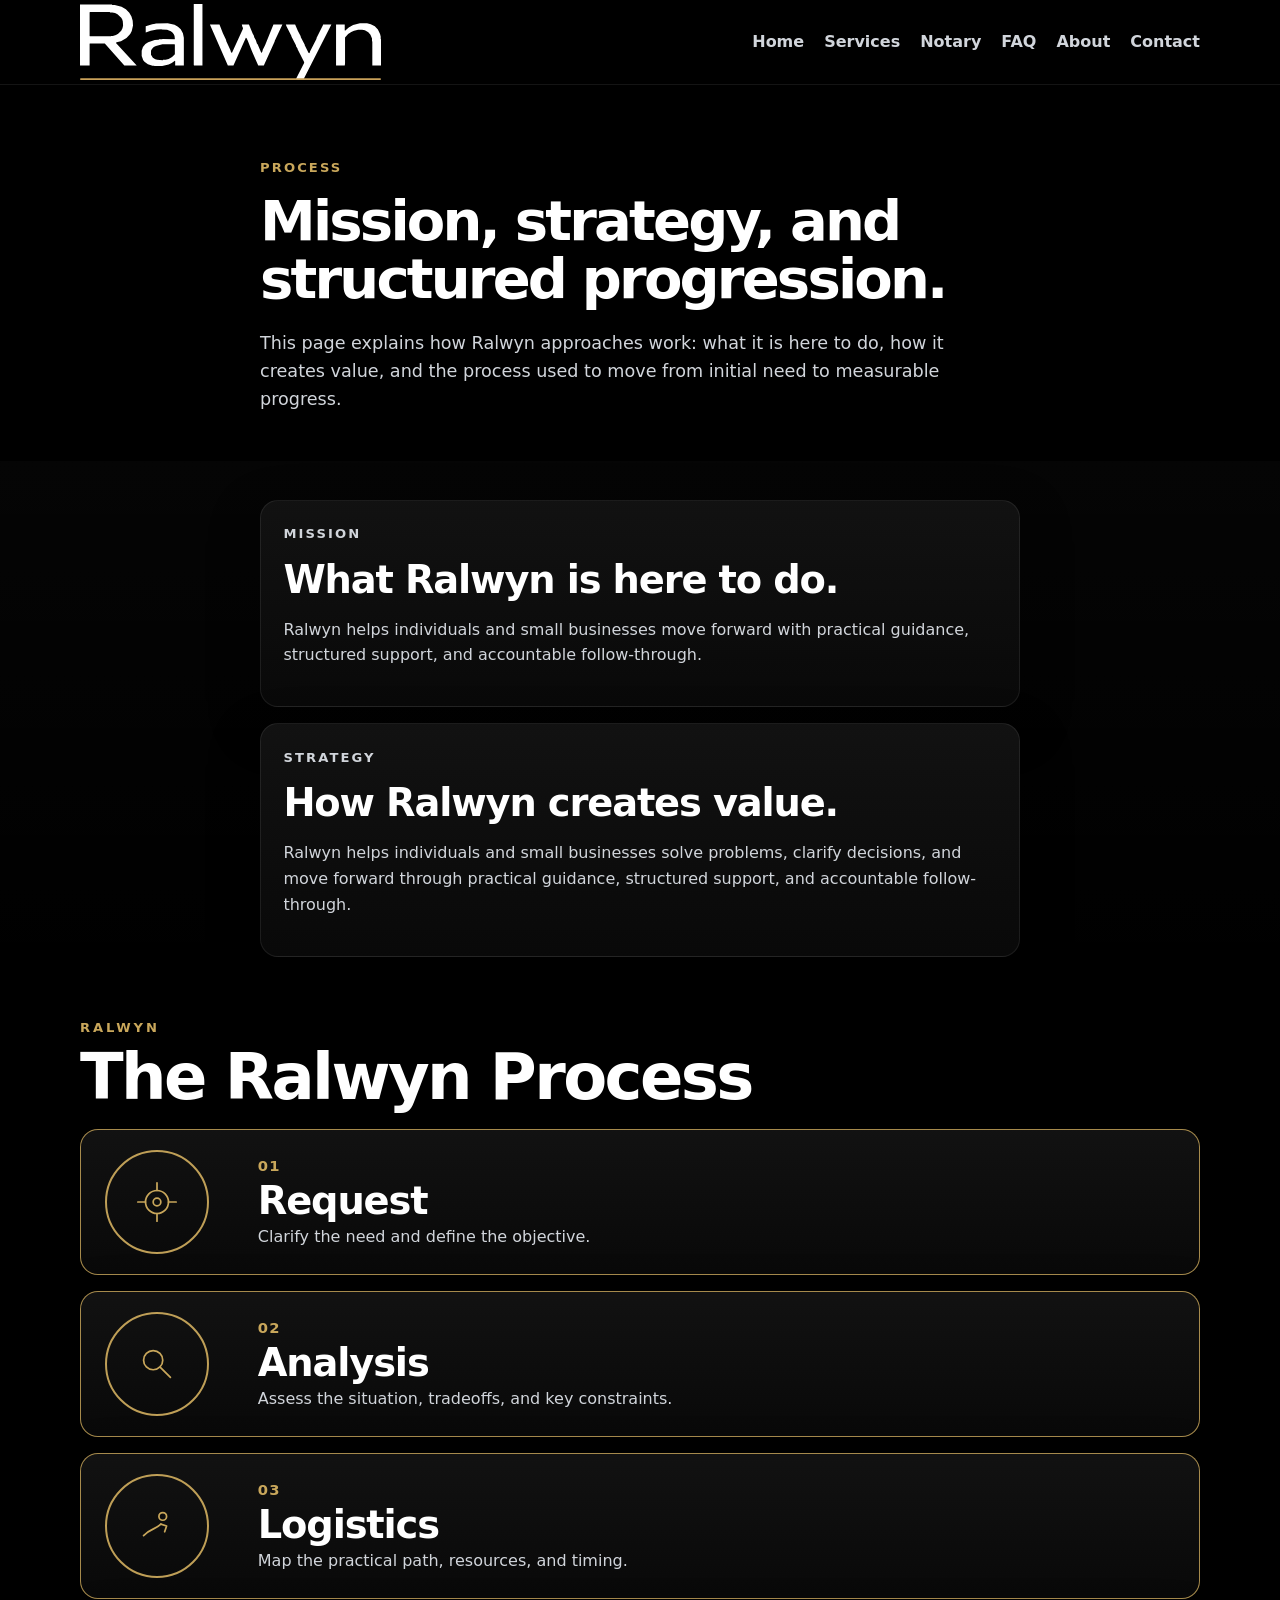
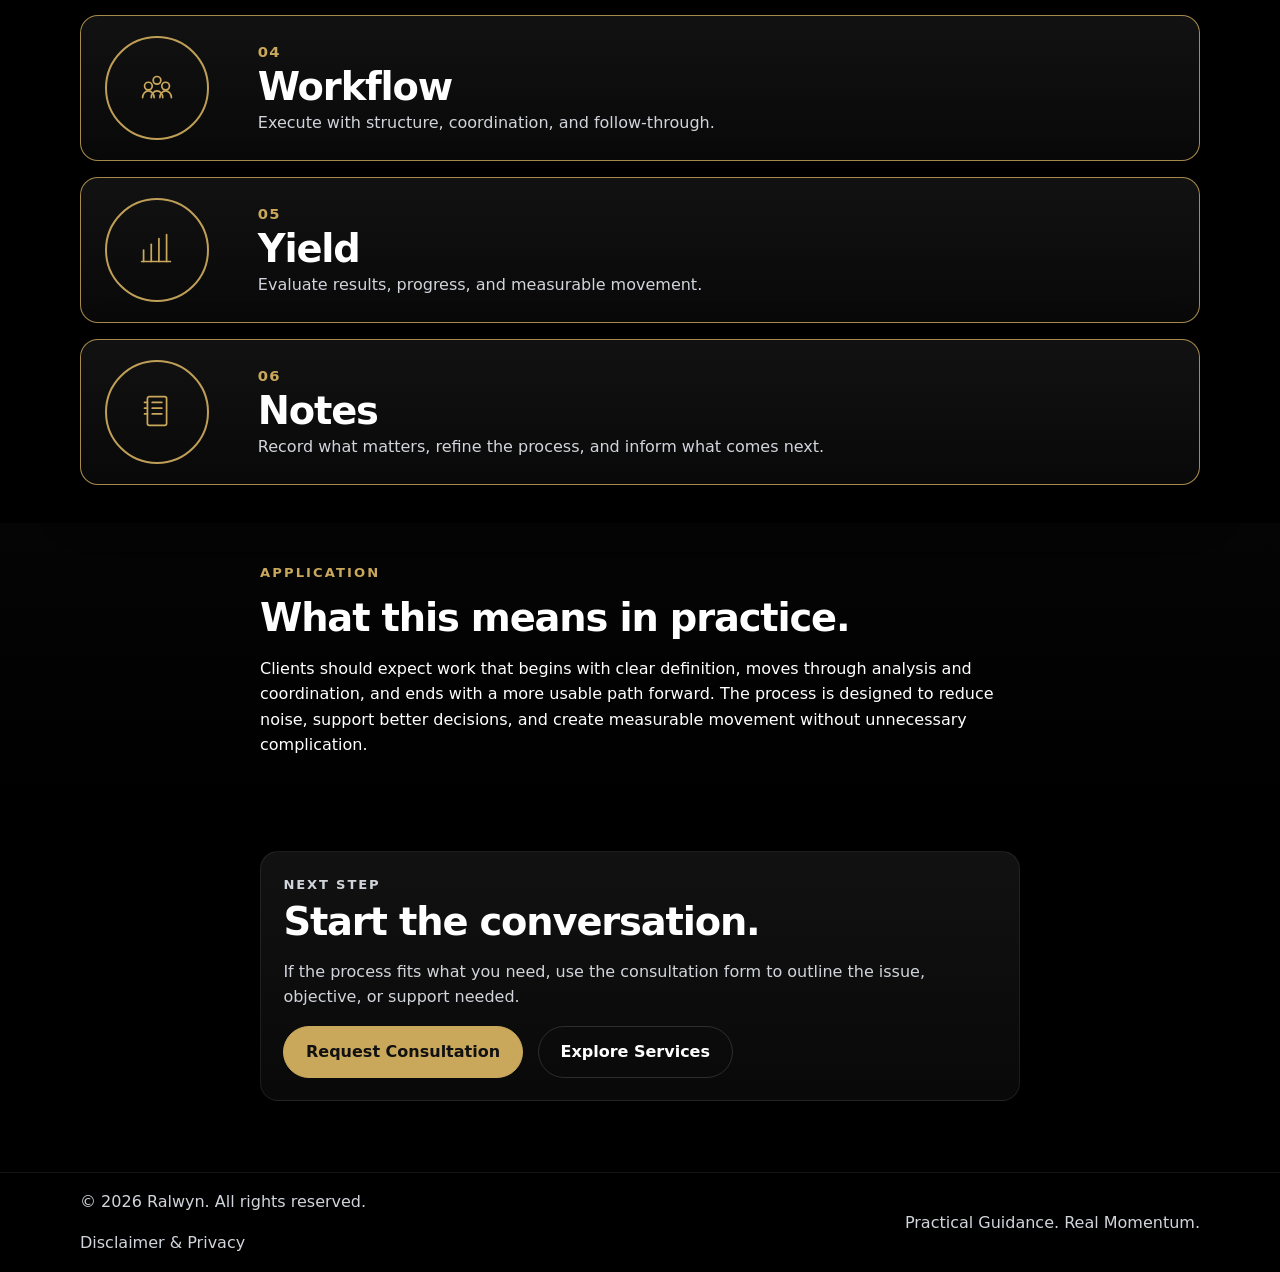
<file: process.html>
<!DOCTYPE html>
<html lang="en">
<head>
  <meta charset="UTF-8" />
  <meta name="viewport" content="width=device-width, initial-scale=1.0" />
  <title>Process | Ralwyn</title>
  <meta name="description" content="Learn how Ralwyn approaches work through mission, strategy, and a structured six-step process built for clarity, coordination, and measurable progress." />
  <meta name="theme-color" content="#0f172a" />
  <meta http-equiv="Content-Security-Policy" content="default-src 'self'; script-src 'self'; style-src 'self'; img-src 'self' data: https:; font-src 'self' data:; connect-src 'self'; form-action 'self'; object-src 'none'; base-uri 'self'; frame-ancestors 'none'; upgrade-insecure-requests" />
  <meta name="referrer" content="strict-origin-when-cross-origin" />
  <link rel="canonical" href="https://ralwyn.com/process.html" />
  <link rel="stylesheet" href="styles.css" />
  <script src="site.js" defer></script>
</head>
<body>
  <header class="site-header">
    <div class="container header-inner">
      <a class="brand brand-logo-only" href="index.html" aria-label="Ralwyn home">
        <img src="assets/ralwyn-logo-outlined-transparent.svg" alt="Ralwyn logo" class="logo" />
      </a>
      <nav class="site-nav" aria-label="Primary">
        <a href="index.html">Home</a>
        <a href="services.html">Services</a>
        <a href="notary.html">Notary</a>
        <a href="faq.html">FAQ</a>
        <a href="about.html">About</a>
        <a href="contact.html">Contact</a>
      </nav>
    </div>
  </header>

  <main>
    <section class="page-hero">
      <div class="container narrow">
        <p class="eyebrow">Process</p>
        <h1 class="page-title">Mission, strategy, and structured progression.</h1>
        <p class="lead">This page explains how Ralwyn approaches work: what it is here to do, how it creates value, and the process used to move from initial need to measurable progress.</p>
      </div>
    </section>

    <section class="section section-alt">
      <div class="container narrow service-stack">
        <article class="service-panel">
          <p class="section-label">Mission</p>
          <h2>What Ralwyn is here to do.</h2>
          <p>Ralwyn helps individuals and small businesses move forward with practical guidance, structured support, and accountable follow-through.</p>
        </article>

        <article class="service-panel">
          <p class="section-label">Strategy</p>
          <h2>How Ralwyn creates value.</h2>
          <p>Ralwyn helps individuals and small businesses solve problems, clarify decisions, and move forward through practical guidance, structured support, and accountable follow-through.</p>
        </article>
      </div>
    </section>

    <section class="section ralwyn-process-section" aria-labelledby="ralwyn-process-title">
      <div class="container">
        <div class="ralwyn-process-header">
          <p class="ralwyn-process-kicker">Ralwyn</p>
          <h2 id="ralwyn-process-title" class="ralwyn-process-title">The Ralwyn Process</h2>
        </div>

        <ol class="ralwyn-process-list">
          <li class="ralwyn-process-card">
            <div class="ralwyn-process-icon" aria-hidden="true">
              <svg viewBox="0 0 48 48" role="presentation" focusable="false">
                <circle cx="24" cy="24" r="4"></circle>
                <circle cx="24" cy="24" r="12"></circle>
                <path d="M24 4v8"></path>
                <path d="M24 36v8"></path>
                <path d="M4 24h8"></path>
                <path d="M36 24h8"></path>
              </svg>
            </div>
            <div class="ralwyn-process-content">
              <p class="ralwyn-process-step">01</p>
              <h3 class="ralwyn-process-name">Request</h3>
              <p class="ralwyn-process-desc">Clarify the need and define the objective.</p>
            </div>
          </li>

          <li class="ralwyn-process-card">
            <div class="ralwyn-process-icon" aria-hidden="true">
              <svg viewBox="0 0 48 48" role="presentation" focusable="false">
                <circle cx="20" cy="20" r="10"></circle>
                <path d="M27.5 27.5L38 38"></path>
              </svg>
            </div>
            <div class="ralwyn-process-content">
              <p class="ralwyn-process-step">02</p>
              <h3 class="ralwyn-process-name">Analysis</h3>
              <p class="ralwyn-process-desc">Assess the situation, tradeoffs, and key constraints.</p>
            </div>
          </li>

          <li class="ralwyn-process-card">
            <div class="ralwyn-process-icon" aria-hidden="true">
              <svg viewBox="0 0 48 48" role="presentation" focusable="false">
                <path d="M10 34c8-8 12-6 18-12"></path>
                <path d="M28 22l6 2-2 6"></path>
                <circle cx="30" cy="14" r="4"></circle>
              </svg>
            </div>
            <div class="ralwyn-process-content">
              <p class="ralwyn-process-step">03</p>
              <h3 class="ralwyn-process-name">Logistics</h3>
              <p class="ralwyn-process-desc">Map the practical path, resources, and timing.</p>
            </div>
          </li>

          <li class="ralwyn-process-card">
            <div class="ralwyn-process-icon" aria-hidden="true">
              <svg viewBox="0 0 48 48" role="presentation" focusable="false">
                <circle cx="15" cy="22" r="4"></circle>
                <circle cx="24" cy="16" r="4"></circle>
                <circle cx="33" cy="22" r="4"></circle>
                <path d="M9 34c0-4 3-7 6-7s6 3 6 7"></path>
                <path d="M18 34c0-4 3-7 6-7s6 3 6 7"></path>
                <path d="M27 34c0-4 3-7 6-7s6 3 6 7"></path>
              </svg>
            </div>
            <div class="ralwyn-process-content">
              <p class="ralwyn-process-step">04</p>
              <h3 class="ralwyn-process-name">Workflow</h3>
              <p class="ralwyn-process-desc">Execute with structure, coordination, and follow-through.</p>
            </div>
          </li>

          <li class="ralwyn-process-card">
            <div class="ralwyn-process-icon" aria-hidden="true">
              <svg viewBox="0 0 48 48" role="presentation" focusable="false">
                <path d="M10 36V24"></path>
                <path d="M18 36V18"></path>
                <path d="M26 36V12"></path>
                <path d="M34 36V8"></path>
                <path d="M8 36h30"></path>
              </svg>
            </div>
            <div class="ralwyn-process-content">
              <p class="ralwyn-process-step">05</p>
              <h3 class="ralwyn-process-name">Yield</h3>
              <p class="ralwyn-process-desc">Evaluate results, progress, and measurable movement.</p>
            </div>
          </li>

          <li class="ralwyn-process-card">
            <div class="ralwyn-process-icon" aria-hidden="true">
              <svg viewBox="0 0 48 48" role="presentation" focusable="false">
                <rect x="14" y="8" width="20" height="30" rx="2"></rect>
                <path d="M19 14h10"></path>
                <path d="M19 20h10"></path>
                <path d="M19 26h10"></path>
                <path d="M14 14h-3"></path>
                <path d="M14 20h-3"></path>
                <path d="M14 26h-3"></path>
              </svg>
            </div>
            <div class="ralwyn-process-content">
              <p class="ralwyn-process-step">06</p>
              <h3 class="ralwyn-process-name">Notes</h3>
              <p class="ralwyn-process-desc">Record what matters, refine the process, and inform what comes next.</p>
            </div>
          </li>
        </ol>
      </div>
    </section>

    <section class="section section-alt">
      <div class="container narrow">
        <p class="section-label">Application</p>
        <h2>What this means in practice.</h2>
        <p>Clients should expect work that begins with clear definition, moves through analysis and coordination, and ends with a more usable path forward. The process is designed to reduce noise, support better decisions, and create measurable movement without unnecessary complication.</p>
      </div>
    </section>

    <section class="section">
      <div class="container narrow">
        <div class="contact-card">
          <p class="contact-label">Next step</p>
          <h2>Start the conversation.</h2>
          <p class="contact-note">If the process fits what you need, use the consultation form to outline the issue, objective, or support needed.</p>
          <div class="hero-actions mt-075">
            <a class="button button-primary" href="contact.html">Request Consultation</a>
            <a class="button button-secondary" href="services.html">Explore Services</a>
          </div>
        </div>
      </div>
    </section>
  </main>

  <footer class="site-footer">
    <div class="container footer-inner">
      <div>
        <p>© <span id="year"></span> Ralwyn. All rights reserved.</p>
        <p class="footer-note"><a href="disclaimer-privacy.html">Disclaimer & Privacy</a></p>
      </div>
      <p class="footer-note">Practical Guidance. Real Momentum.</p>
    </div>
  </footer>
</body>
</html>
</file>
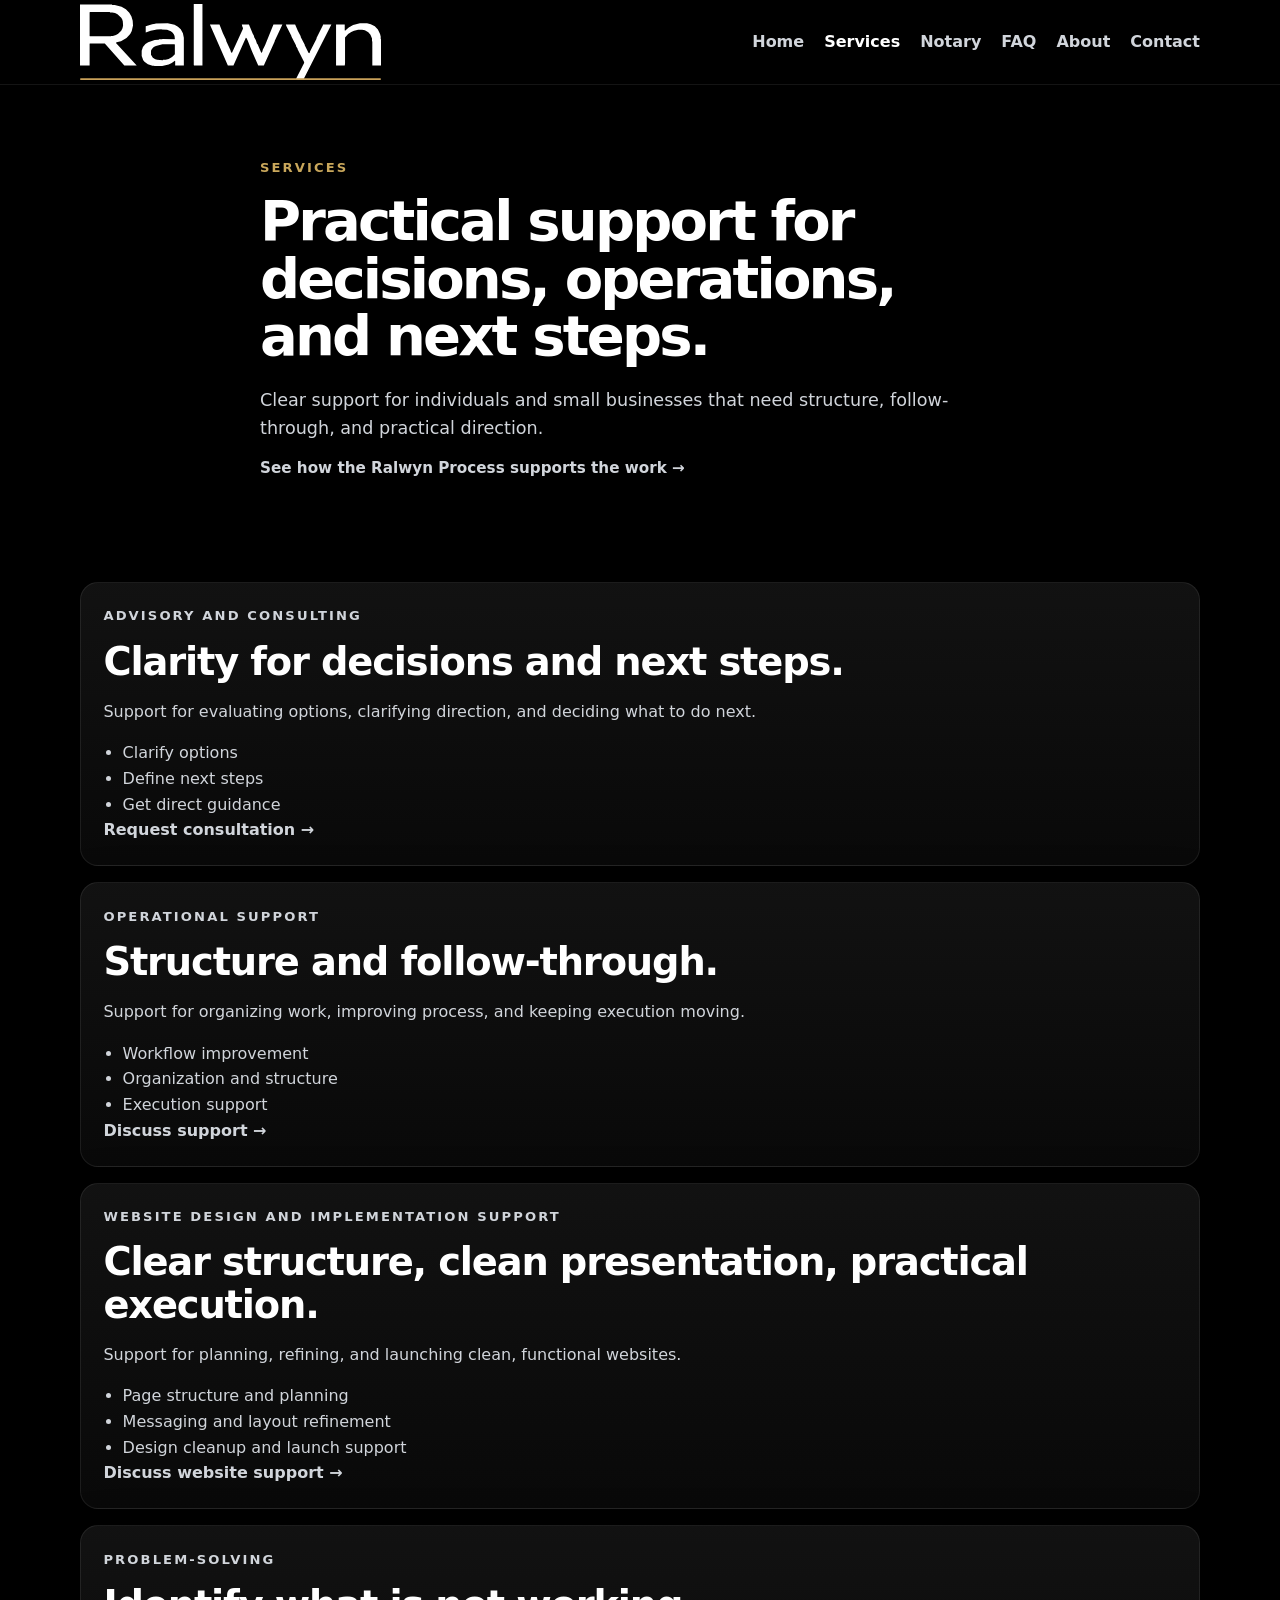
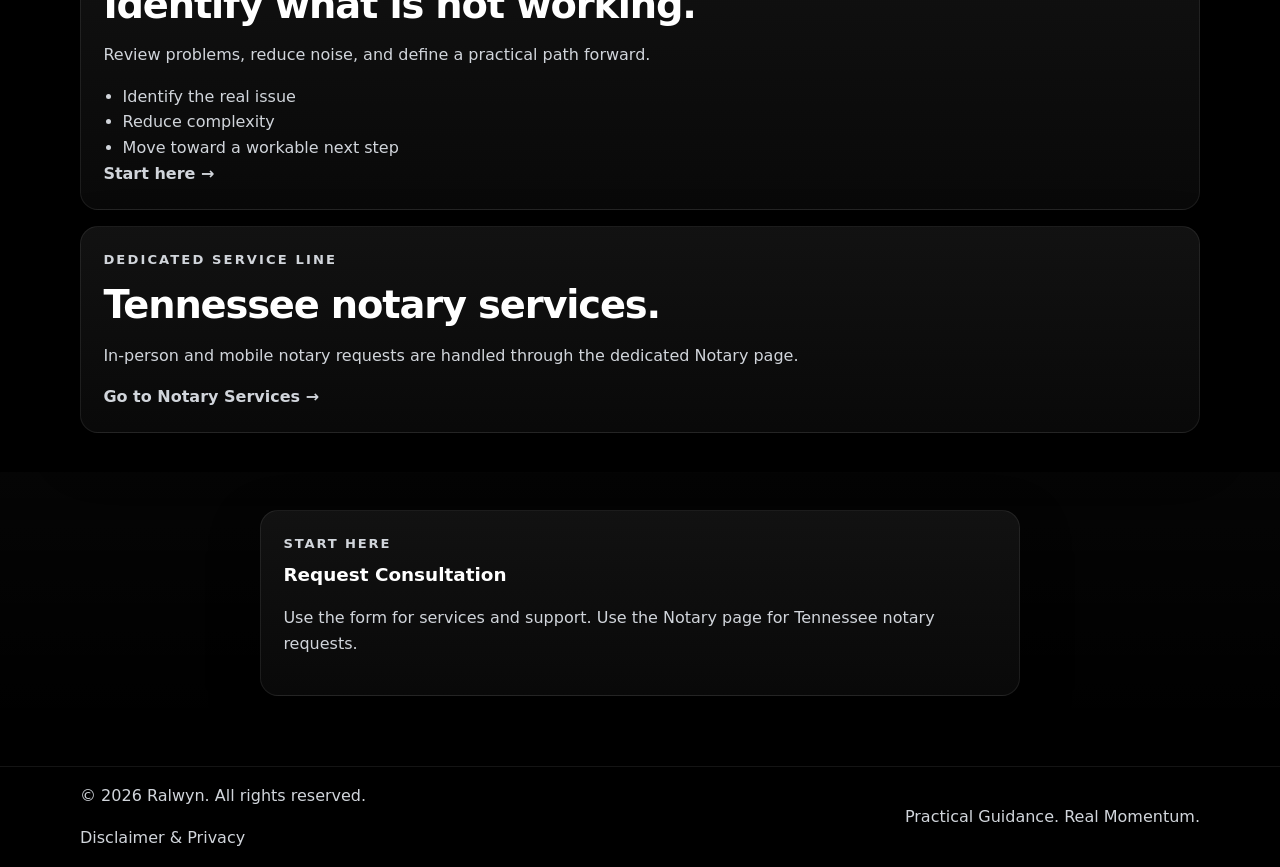
<file: services.html>
<!DOCTYPE html>
<html lang="en">
<head>
  <meta charset="UTF-8" />
  <meta name="viewport" content="width=device-width, initial-scale=1.0" />
  <title>Services | Ralwyn</title>
  <meta name="description" content="Practical advisory and support services designed to help individuals and small businesses move forward with clarity, structure, and accountable follow-through." />
  <meta name="theme-color" content="#0f172a" />
  <meta http-equiv="Content-Security-Policy" content="default-src 'self'; script-src 'self'; style-src 'self'; img-src 'self' data: https:; font-src 'self' data:; connect-src 'self' https://formspree.io; form-action 'self' https://formspree.io; object-src 'none'; base-uri 'self'; frame-ancestors 'none'; upgrade-insecure-requests" />
  <meta name="referrer" content="strict-origin-when-cross-origin" />
  <link rel="stylesheet" href="styles.css" />
  <script src="site.js" defer></script>
</head>
<body>
  <header class="site-header">
    <div class="container header-inner">
      <a class="brand brand-logo-only" href="index.html" aria-label="Ralwyn home">
        <img src="assets/ralwyn-logo-outlined-transparent.svg" alt="Ralwyn logo" class="logo" />
      </a>
      <nav class="site-nav" aria-label="Primary">
        <a href="index.html">Home</a>
        <a href="services.html" aria-current="page">Services</a>
        <a href="notary.html">Notary</a>
        <a href="faq.html">FAQ</a>
        <a href="about.html">About</a>
        <a href="contact.html">Contact</a>
      </nav>
    </div>
  </header>

  <main>
    <section class="page-hero">
      <div class="container narrow">
        <p class="eyebrow">Services</p>
        <h1 class="page-title">Practical support for decisions, operations, and next steps.</h1>
        <p class="lead">Clear support for individuals and small businesses that need structure, follow-through, and practical direction.</p>
        <p class="hero-subtext"><a class="text-link" href="process.html">See how the Ralwyn Process supports the work →</a></p>
      </div>
    </section>

    <section class="section">
      <div class="container service-stack">
        <article class="service-panel">
          <p class="section-label">Advisory and consulting</p>
          <h2>Clarity for decisions and next steps.</h2>
          <p>Support for evaluating options, clarifying direction, and deciding what to do next.</p>
          <ul class="plain-list">
            <li>Clarify options</li>
            <li>Define next steps</li>
            <li>Get direct guidance</li>
          </ul>
          <a class="text-link" href="contact.html">Request consultation →</a>
        </article>

        <article class="service-panel">
          <p class="section-label">Operational support</p>
          <h2>Structure and follow-through.</h2>
          <p>Support for organizing work, improving process, and keeping execution moving.</p>
          <ul class="plain-list">
            <li>Workflow improvement</li>
            <li>Organization and structure</li>
            <li>Execution support</li>
          </ul>
          <a class="text-link" href="contact.html">Discuss support →</a>
        </article>

        <article class="service-panel">
          <p class="section-label">Website design and implementation support</p>
          <h2>Clear structure, clean presentation, practical execution.</h2>
          <p>Support for planning, refining, and launching clean, functional websites.</p>
          <ul class="plain-list">
            <li>Page structure and planning</li>
            <li>Messaging and layout refinement</li>
            <li>Design cleanup and launch support</li>
          </ul>
          <a class="text-link" href="contact.html">Discuss website support →</a>
        </article>

        <article class="service-panel">
          <p class="section-label">Problem-solving</p>
          <h2>Identify what is not working.</h2>
          <p>Review problems, reduce noise, and define a practical path forward.</p>
          <ul class="plain-list">
            <li>Identify the real issue</li>
            <li>Reduce complexity</li>
            <li>Move toward a workable next step</li>
          </ul>
          <a class="text-link" href="contact.html">Start here →</a>
        </article>

        <article class="service-panel">
          <p class="section-label">Dedicated service line</p>
          <h2>Tennessee notary services.</h2>
          <p>In-person and mobile notary requests are handled through the dedicated Notary page.</p>
          <a class="text-link" href="notary.html">Go to Notary Services →</a>
        </article>
      </div>
    </section>

    <section class="section section-alt">
      <div class="container narrow">
        <div class="contact-card">
          <p class="contact-label">Start here</p>
          <a class="contact-link" href="contact.html">Request Consultation</a>
          <p class="contact-note">Use the form for services and support. Use the Notary page for Tennessee notary requests.</p>
        </div>
      </div>
    </section>
  </main>

  <footer class="site-footer">
    <div class="container footer-inner">
      <div>
        <p>© <span id="year"></span> Ralwyn. All rights reserved.</p>
        <p class="footer-note"><a href="disclaimer-privacy.html">Disclaimer & Privacy</a></p>
      </div>
      <p class="footer-note">Practical Guidance. Real Momentum.</p>
    </div>
  </footer>
</body>
</html>
</file>
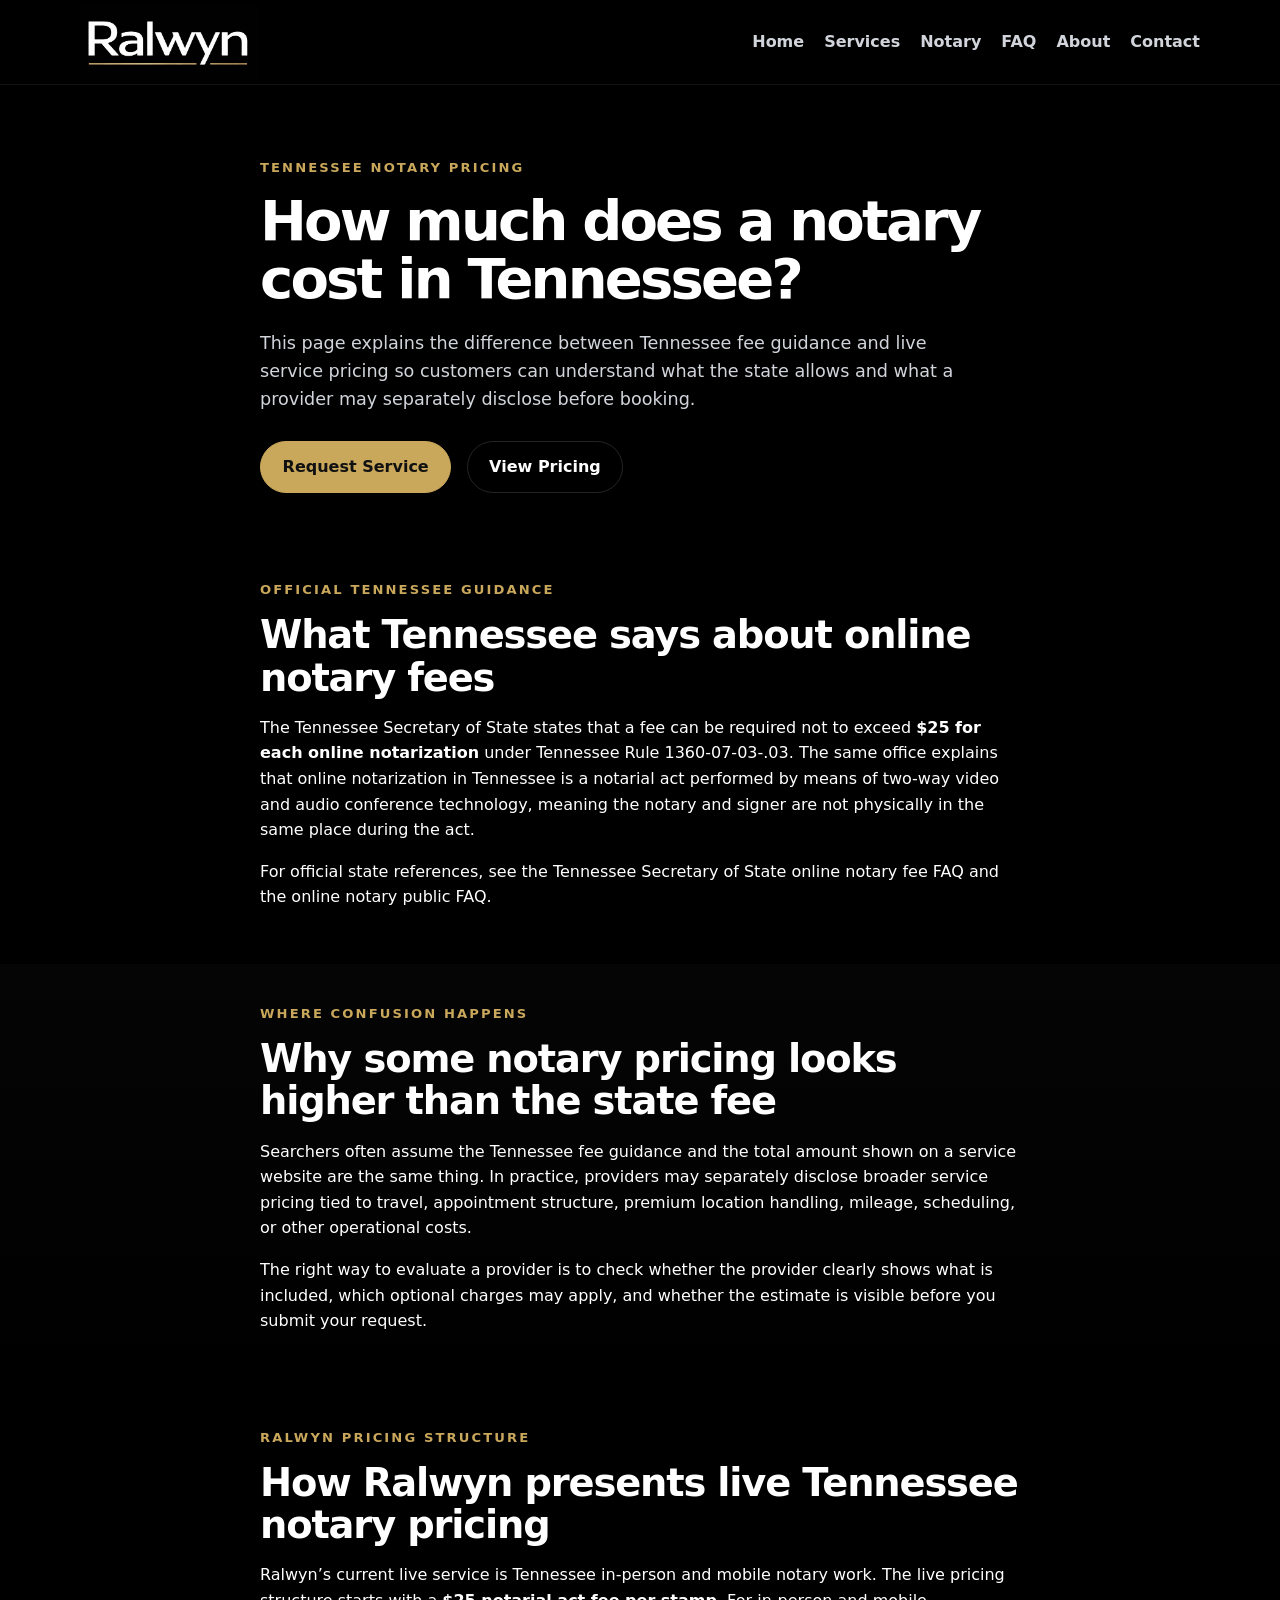
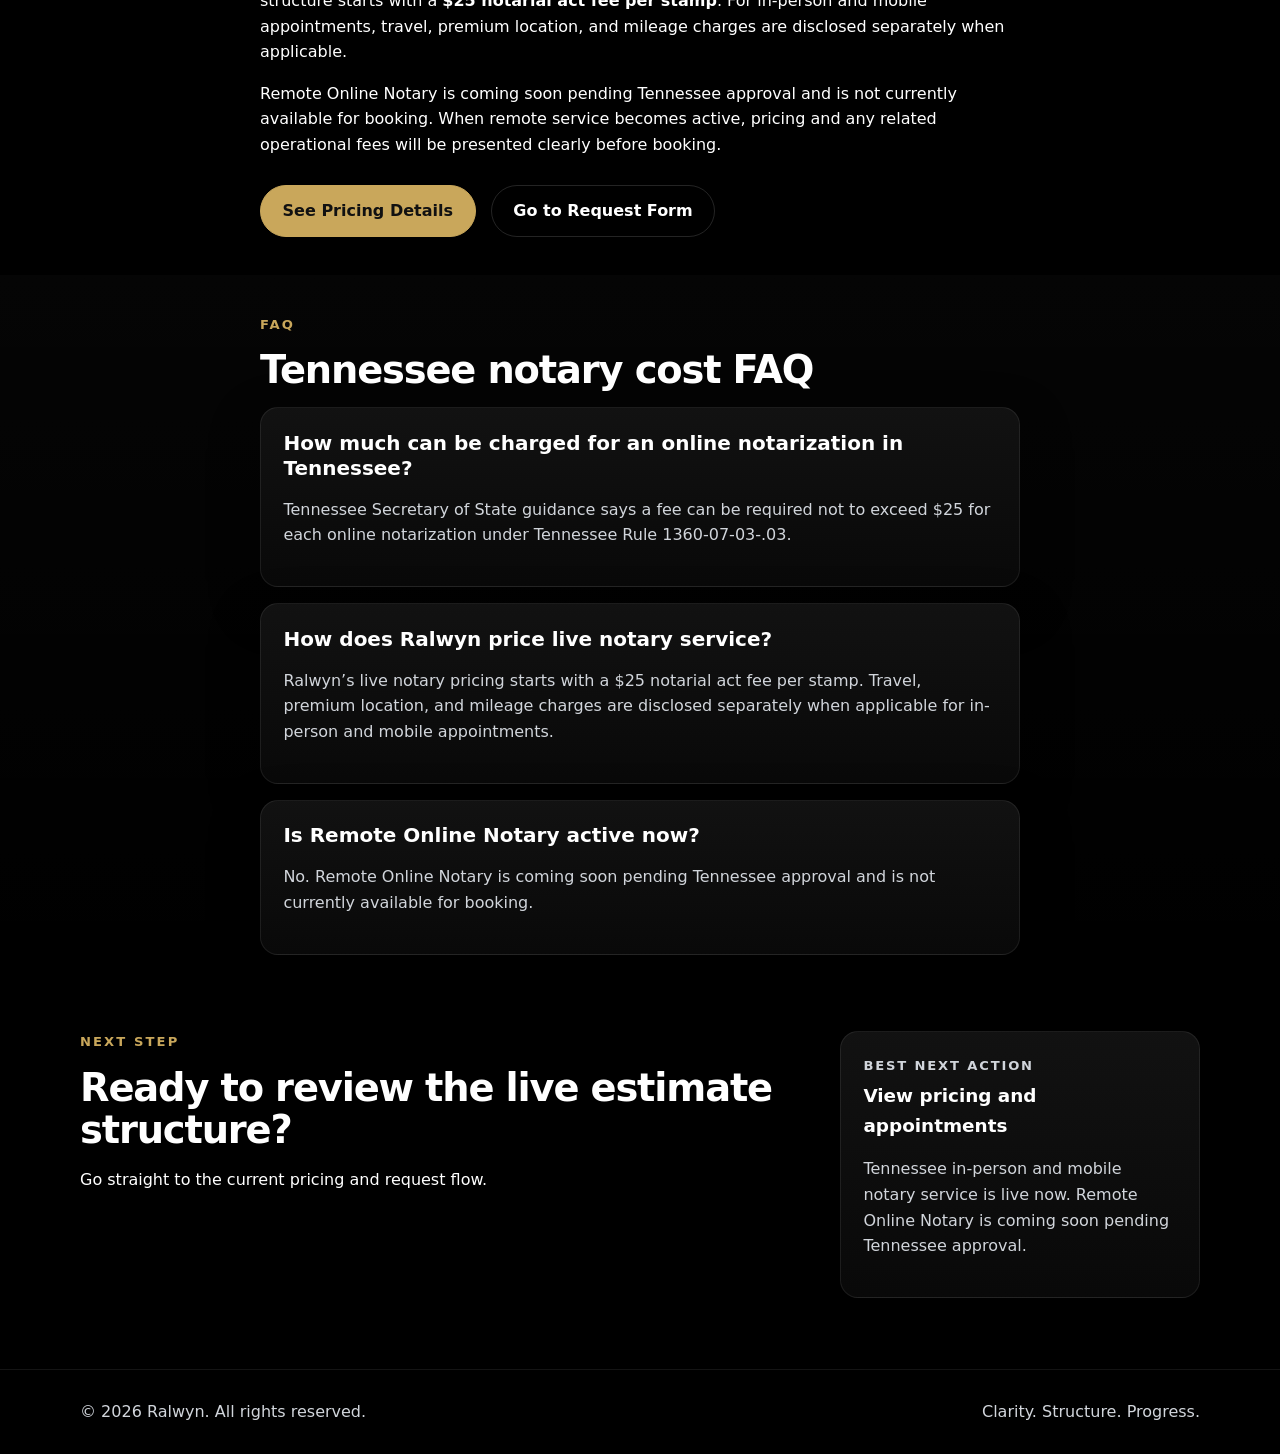
<file: tennessee-notary-cost.html>
<!DOCTYPE html>
<html lang="en">
<head>
  <meta charset="UTF-8" />
  <meta name="viewport" content="width=device-width, initial-scale=1.0" />
  <title>How Much Does a Notary Cost in Tennessee? | Ralwyn</title>
  <meta name="description" content="Learn how Tennessee notary pricing works, what the state says about online notarization fees, and how Ralwyn presents live in-person and mobile pricing clearly." />
  <meta name="theme-color" content="#0f172a" />
  <meta http-equiv="Content-Security-Policy" content="default-src 'self'; script-src 'self' 'unsafe-inline'; style-src 'self' 'unsafe-inline'; img-src 'self' data: https:; font-src 'self' data:; connect-src 'self' https://formspree.io; form-action 'self' https://formspree.io; object-src 'none'; base-uri 'self'; frame-ancestors 'none'; upgrade-insecure-requests" />
  <meta name="referrer" content="strict-origin-when-cross-origin" />
  <link rel="stylesheet" href="styles.css" />
  <link rel="canonical" href="https://ralwyn.com/tennessee-notary-cost.html" />
  <script type="application/ld+json">
  {
    "@context": "https://schema.org",
    "@type": "FAQPage",
    "mainEntity": [
      {
        "@type": "Question",
        "name": "How much can be charged for an online notarization in Tennessee?",
        "acceptedAnswer": {
          "@type": "Answer",
          "text": "The Tennessee Secretary of State states that a fee can be required not to exceed $25 for each online notarization under Tennessee Rule 1360-07-03-.03."
        }
      },
      {
        "@type": "Question",
        "name": "How does Ralwyn price live notary service?",
        "acceptedAnswer": {
          "@type": "Answer",
          "text": "Ralwyn's live notary pricing starts with a $25 notarial act fee per stamp. Travel, premium location, and mileage charges are disclosed separately when applicable for in-person and mobile appointments."
        }
      }
    ]
  }
  </script>
</head>
<body>
  <header class="site-header">
    <div class="container header-inner">
      <a class="brand brand-logo-only" href="index.html" aria-label="Ralwyn home">
        <img src="assets/UpdatedLogo.png" alt="Ralwyn logo" class="logo" />
      </a>
      <nav class="site-nav" aria-label="Primary">
        <a href="index.html">Home</a>
        <a href="services.html">Services</a>
        <a href="notary.html">Notary</a>
        <a href="faq.html">FAQ</a>
        <a href="about.html">About</a>
        <a href="index.html#contact">Contact</a>
      </nav>
    </div>
  </header>
  <main>
    <section class="page-hero">
      <div class="container narrow">
        <p class="eyebrow">Tennessee notary pricing</p>
        <h1 class="page-title">How much does a notary cost in Tennessee?</h1>
        <p class="lead">This page explains the difference between Tennessee fee guidance and live service pricing so customers can understand what the state allows and what a provider may separately disclose before booking.</p>
        <div class="hero-actions">
          <a class="button button-primary" href="notary.html#book-now">Request Service</a>
          <a class="button button-secondary" href="notary.html#pricing">View Pricing</a>
        </div>
      </div>
    </section>
    <section class="section">
      <div class="container narrow">
        <p class="section-label">Official Tennessee guidance</p>
        <h2>What Tennessee says about online notary fees</h2>
        <p>The Tennessee Secretary of State states that a fee can be required not to exceed <strong>$25 for each online notarization</strong> under Tennessee Rule 1360-07-03-.03. The same office explains that online notarization in Tennessee is a notarial act performed by means of two-way video and audio conference technology, meaning the notary and signer are not physically in the same place during the act.</p>
        <p>For official state references, see the Tennessee Secretary of State online notary fee FAQ and the online notary public FAQ.</p>
      </div>
    </section>
    <section class="section section-alt">
      <div class="container narrow">
        <p class="section-label">Where confusion happens</p>
        <h2>Why some notary pricing looks higher than the state fee</h2>
        <p>Searchers often assume the Tennessee fee guidance and the total amount shown on a service website are the same thing. In practice, providers may separately disclose broader service pricing tied to travel, appointment structure, premium location handling, mileage, scheduling, or other operational costs.</p>
        <p>The right way to evaluate a provider is to check whether the provider clearly shows what is included, which optional charges may apply, and whether the estimate is visible before you submit your request.</p>
      </div>
    </section>
    <section class="section">
      <div class="container narrow">
        <p class="section-label">Ralwyn pricing structure</p>
        <h2>How Ralwyn presents live Tennessee notary pricing</h2>
        <p>Ralwyn’s current live service is Tennessee in-person and mobile notary work. The live pricing structure starts with a <strong>$25 notarial act fee per stamp</strong>. For in-person and mobile appointments, travel, premium location, and mileage charges are disclosed separately when applicable.</p>
        <p>Remote Online Notary is coming soon pending Tennessee approval and is not currently available for booking. When remote service becomes active, pricing and any related operational fees will be presented clearly before booking.</p>
        <div class="hero-actions">
          <a class="button button-primary" href="notary.html#pricing">See Pricing Details</a>
          <a class="button button-secondary" href="notary.html#book-now">Go to Request Form</a>
        </div>
      </div>
    </section>
    <section class="section section-alt">
      <div class="container narrow">
        <p class="section-label">FAQ</p>
        <h2>Tennessee notary cost FAQ</h2>
        <article class="service-panel" style="margin-top:1rem;">
          <h3>How much can be charged for an online notarization in Tennessee?</h3>
          <p>Tennessee Secretary of State guidance says a fee can be required not to exceed $25 for each online notarization under Tennessee Rule 1360-07-03-.03.</p>
        </article>
        <article class="service-panel" style="margin-top:1rem;">
          <h3>How does Ralwyn price live notary service?</h3>
          <p>Ralwyn’s live notary pricing starts with a $25 notarial act fee per stamp. Travel, premium location, and mileage charges are disclosed separately when applicable for in-person and mobile appointments.</p>
        </article>
        <article class="service-panel" style="margin-top:1rem;">
          <h3>Is Remote Online Notary active now?</h3>
          <p>No. Remote Online Notary is coming soon pending Tennessee approval and is not currently available for booking.</p>
        </article>
      </div>
    </section>
    <section class="section">
      <div class="container contact-panel">
        <div>
          <p class="section-label">Next step</p>
          <h2>Ready to review the live estimate structure?</h2>
          <p>Go straight to the current pricing and request flow.</p>
        </div>
        <div class="contact-card">
          <p class="contact-label">Best next action</p>
          <a class="contact-link" href="notary.html#pricing">View pricing and appointments</a>
          <p class="contact-note">Tennessee in-person and mobile notary service is live now. Remote Online Notary is coming soon pending Tennessee approval.</p>
        </div>
      </div>
    </section>
  </main>
  <footer class="site-footer">
    <div class="container footer-inner">
      <p>© <span id="year"></span> Ralwyn. All rights reserved.</p>
      <p class="footer-note">Clarity. Structure. Progress.</p>
    </div>
  </footer>
  <script>
    document.getElementById('year').textContent = new Date().getFullYear();
  </script>
</body>
</html>
</file>
<file: styles.css>
:root {
  --bg: #000000;
  --panel: #0f0f0f;
  --panel-soft: #121212;
  --text: #ffffff;
  --muted: #d1d5db;
  --line: #2a2a2a;
  --accent: #c9a75b;
  --accent-soft: rgba(201, 167, 91, 0.14);
  --max: 1120px;
  --radius: 18px;
  --shadow: 0 18px 50px rgba(0, 0, 0, 0.34);
}

* {
  box-sizing: border-box;
}

html {
  scroll-behavior: smooth;
}

body {
  margin: 0;
  background: var(--bg);
  color: var(--text);
  font-family: "Inter", system-ui, -apple-system, BlinkMacSystemFont, "Segoe UI", sans-serif;
  line-height: 1.6;
}

a {
  color: inherit;
  text-decoration: none;
}

a:hover {
  text-decoration: none;
}

img {
  display: block;
  max-width: 100%;
}

.container {
  width: min(var(--max), calc(100% - 2rem));
  margin: 0 auto;
}

.narrow {
  width: min(760px, calc(100% - 2rem));
}

.site-header {
  position: sticky;
  top: 0;
  z-index: 50;
  background: rgba(0, 0, 0, 0.92);
  backdrop-filter: blur(10px);
  border-bottom: 1px solid rgba(255, 255, 255, 0.08);
}

.header-inner {
  display: flex;
  align-items: center;
  justify-content: space-between;
  gap: 1.25rem;
  min-height: 84px;
}

.brand {
  display: inline-flex;
  align-items: center;
}

.logo {
  display: block;
  width: auto;
  height: 64px;
  max-width: 100%;
}

.site-nav {
  display: flex;
  align-items: center;
  gap: 1.25rem;
  flex-wrap: wrap;
  justify-content: flex-end;
}

.site-nav a {
  color: var(--muted);
  font-weight: 600;
  transition: color 0.2s ease;
}

.site-nav a:hover,
.site-nav a[aria-current="page"] {
  color: var(--text);
}

.hero,
.page-hero {
  padding: 4.5rem 0 3rem;
}

.hero-grid {
  display: grid;
  grid-template-columns: minmax(0, 1.15fr) minmax(320px, 0.85fr);
  gap: 2rem;
  align-items: stretch;
}

.eyebrow,
.section-label {
  margin: 0 0 0.9rem;
  color: var(--accent);
  font-size: 0.82rem;
  font-weight: 800;
  letter-spacing: 0.16em;
  text-transform: uppercase;
}

h1,
.page-title {
  margin: 0;
  font-size: clamp(2.6rem, 6vw, 5rem);
  line-height: 0.95;
  letter-spacing: -0.05em;
}

.hero-headline-line {
  display: block;
}

.hero-headline-line:first-child {
  margin-bottom: 0.36em;
}

.hero-headline-line.is-offset {
  margin-left: 4.9rem;
  margin-top: 0;
}

.page-title {
  font-size: clamp(2.2rem, 5vw, 3.5rem);
  line-height: 1.02;
}

h2 {
  margin: 0 0 1rem;
  font-size: clamp(1.8rem, 3vw, 2.6rem);
  line-height: 1.1;
  letter-spacing: -0.03em;
}

h3 {
  margin: 0 0 0.7rem;
  font-size: 1.25rem;
  line-height: 1.25;
}

.lead {
  max-width: 700px;
  margin: 1.4rem 0 0;
  color: var(--muted);
  font-size: 1.1rem;
}

.hero-actions {
  display: flex;
  gap: 0.95rem;
  flex-wrap: wrap;
  margin-top: 1.7rem;
}

.button {
  display: inline-flex;
  align-items: center;
  justify-content: center;
  min-height: 52px;
  padding: 0.92rem 1.35rem;
  border: 1px solid rgba(255, 255, 255, 0.14);
  border-radius: 999px;
  font-family: inherit;
  font-size: 1rem;
  line-height: 1.2;
  font-weight: 700;
  transition: transform 0.2s ease, box-shadow 0.2s ease, background 0.2s ease, border-color 0.2s ease;
}

button.button {
  appearance: none;
  -webkit-appearance: none;
}

.button:hover {
  transform: translateY(-1px);
}

.button-primary {
  background: var(--accent);
  border-color: var(--accent);
  color: #111111;
}

.button-primary:hover {
  background: #b8954a;
  box-shadow: 0 6px 18px rgba(201, 167, 91, 0.35);
}

.button-secondary {
  background: transparent;
  color: var(--text);
}

.button-secondary:hover {
  border-color: rgba(255, 255, 255, 0.26);
}

.button-inline {
  margin-top: 1rem;
}

.hero-subtext,
.contact-note,
.footer-note,
.text-link {
  color: var(--muted);
}

.hero-subtext {
  margin-top: 0.85rem;
  font-size: 0.95rem;
}

.panel-card,
.card,
.profile-card,
.service-panel,
.contact-card,
.bio-block {
  background: linear-gradient(180deg, rgba(18, 18, 18, 0.98), rgba(9, 9, 9, 0.98));
  border: 1px solid rgba(255, 255, 255, 0.08);
  border-radius: var(--radius);
  box-shadow: var(--shadow);
}

.panel-card,
.card,
.service-panel,
.contact-card {
  padding: 1.4rem;
}

.panel-card {
  height: 100%;
}

.panel-card ul,
.plain-list,
.check-grid,
.bio-copy p,
.profile-copy p,
.service-panel p,
.contact-card p {
  color: var(--muted);
}

.panel-card ul,
.plain-list {
  margin: 0;
  padding-left: 1.2rem;
}

.section {
  padding: 2.4rem 0;
}

.section-alt {
  background: linear-gradient(180deg, rgba(255,255,255,0.02), rgba(255,255,255,0));
}

.section-header {
  display: flex;
  justify-content: space-between;
  align-items: end;
  gap: 1rem;
  margin-bottom: 1.4rem;
}

.text-link {
  font-weight: 700;
}

.text-link:hover {
  color: var(--text);
}

.cards {
  display: grid;
  grid-template-columns: repeat(3, minmax(0, 1fr));
  gap: 1rem;
}

.team-grid,
.founder-layout {
  display: grid;
  gap: 1.25rem;
}

team-grid {
  grid-template-columns: repeat(2, minmax(0, 1fr));
}

.profile-card {
  overflow: hidden;
}

.profile-image {
  width: 100%;
  aspect-ratio: 4 / 3.5;
  object-fit: cover;
  object-position: center 18%;
}

.profile-copy {
  padding: 1.2rem 1.2rem 1.35rem;
}

.founder-layout {
  grid-template-columns: 1fr;
}

.bio-block {
  display: grid;
  grid-template-columns: minmax(240px, 360px) 1fr;
  overflow: hidden;
  align-items: stretch;
}
.bio-block.reverse {
  grid-template-columns: 1fr minmax(240px, 360px);
}

.bio-block.reverse .bio-image {
  order: 2;
}

.bio-block.reverse .bio-copy {
  order: 1;
}

.bio-image {
  width: 100%;
  height: 100%;
  min-height: 320px;
  object-fit: cover;
  object-position: center 18%;
  position: relative;
  z-index: 1;
}

.bio-copy {
  padding: 1.6rem;
  position: relative;
  z-index: 2;
  background: linear-gradient(180deg, rgba(18, 18, 18, 0.98), rgba(9, 9, 9, 0.98));
}

.service-stack {
  display: grid;
  gap: 1rem;
}

.check-grid {
  display: grid;
  grid-template-columns: repeat(2, minmax(0, 1fr));
  gap: 0.9rem;
}

.check-item {
  padding: 1rem 1.1rem;
  border: 1px solid rgba(255, 255, 255, 0.08);
  border-radius: 14px;
  background: rgba(255, 255, 255, 0.02);
  font-weight: 600;
}

.contact-panel {
  display: grid;
  grid-template-columns: 1.1fr minmax(260px, 360px);
  gap: 1rem;
  align-items: stretch;
}

.contact-label {
  margin: 0 0 0.35rem;
  color: var(--accent);
  font-size: 0.82rem;
  font-weight: 800;
  letter-spacing: 0.14em;
  text-transform: uppercase;
}

.contact-link {
  font-size: 1.15rem;
  font-weight: 700;
}

.contact-link:hover {
  color: var(--accent);
}

.site-footer {
  border-top: 1px solid rgba(255, 255, 255, 0.08);
  margin-top: 2rem;
}

.footer-inner {
  display: flex;
  justify-content: space-between;
  gap: 1rem;
  align-items: center;
  min-height: 84px;
  color: var(--muted);
}

.notice-box,
.form-shell,
.summary-box,
.success-box,
.process-box,
.service-switcher,
.pricing-panel,
.coming-soon-box,
.support-box {
  border: 1px solid rgba(255, 255, 255, 0.08);
  border-radius: 16px;
  padding: 1rem 1.1rem;
  background: linear-gradient(180deg, rgba(18, 18, 18, 0.98), rgba(9, 9, 9, 0.98));
  margin-top: 1rem;
}

.coming-soon-box {
  border-color: rgba(201, 167, 91, 0.34);
}

.service-switcher {
  display: grid;
  gap: 0.75rem;
}

.switcher-options {
  display: grid;
  grid-template-columns: repeat(3, minmax(0, 1fr));
  gap: 0.75rem;
}

.switcher-card {
  border: 1px solid rgba(255, 255, 255, 0.08);
  border-radius: 14px;
  padding: 1rem;
  background: rgba(255,255,255,0.02);
  cursor: pointer;
}

.switcher-card.is-active {
  border-color: rgba(201, 167, 91, 0.45);
  box-shadow: 0 0 0 1px rgba(201, 167, 91, 0.18);
}

.switcher-card h3 {
  margin-bottom: 0.4rem;
}

.switcher-card p,
.switcher-card li,
.notice-box p,
.pricing-panel p,
.summary-box p,
.success-box p,
.process-box p,
.coming-soon-box p,
.support-box p,
.support-box li {
  color: var(--muted);
}

.switcher-card ul,
.process-box ul,
.success-box ul,
.pricing-panel ul,
.support-box ul {
  margin: 0.55rem 0 0;
  padding-left: 1.15rem;
  color: var(--muted);
}

.form-grid {
  display: grid;
  grid-template-columns: repeat(2, minmax(0, 1fr));
  gap: 1rem;
}

.form-field {
  display: flex;
  flex-direction: column;
  gap: 0.45rem;
}

.form-field label {
  color: var(--text);
  font-weight: 600;
}

.form-field input,
.form-field select,
.form-field textarea {
  width: 100%;
  padding: 0.85rem 0.95rem;
  border-radius: 12px;
  border: 1px solid rgba(255, 255, 255, 0.08);
  background: #111111;
  color: var(--text);
  font: inherit;
}

.form-field input:invalid,
.form-field select:invalid,
.form-field textarea:invalid {
  border-color: #dc2626;
  box-shadow: 0 0 0 1px rgba(220, 38, 38, 0.25);
}

.form-field textarea {
  min-height: 130px;
  resize: vertical;
}

.field-meta,
.form-note {
  color: var(--muted);
  font-size: 0.92rem;
}

.inline-alert {
  margin-top: 0.45rem;
  color: #dc2626;
  font-size: 0.92rem;
  font-weight: 700;
}

.inline-alert a,
.form-error a,
.summary-alert a,
.support-box a {
  color: #fca5a5;
  text-decoration: underline;
}

.full-span {
  grid-column: 1 / -1;
}

.hidden-block {
  display: none;
}

.hidden-block.is-visible {
  display: block;
}

.summary-line {
  display: flex;
  justify-content: space-between;
  gap: 1rem;
  color: var(--muted);
  padding: 0.22rem 0;
}

.summary-line.hidden-block {
  display: none;
}

.summary-line.hidden-block.is-visible {
  display: flex;
}

.summary-total {
  margin-top: 0.75rem;
  padding-top: 0.75rem;
  border-top: 1px solid rgba(255,255,255,0.08);
  font-weight: 800;
  color: var(--text);
}

.form-error,
.summary-alert {
  margin-top: 0.75rem;
  color: #dc2626;
  font-weight: 700;
}

.ack-row {
  display: flex;
  gap: 0.75rem;
  align-items: flex-start;
  color: var(--muted);
}

.ack-row input {
  margin-top: 0.2rem;
  accent-color: var(--accent);
}

.success-box {
  display: none;
  border-color: rgba(201, 167, 91, 0.35);
}

.success-box.is-visible {
  display: block;
}

.button[aria-disabled="true"] {
  opacity: 0.45;
  pointer-events: none;
  cursor: not-allowed;
}

.mt-075 {
  margin-top: 0.75rem;
}

.mt-100 {
  margin-top: 1rem;
}

.mt-125 {
  margin-top: 1.25rem;
}

.mt-150 {
  margin-top: 1.5rem;
}

/* RALWYN PROCESS SECTION START */
.ralwyn-process-section {
  padding-top: 1.4rem;
}

.ralwyn-process-header {
  margin-bottom: 1.25rem;
}

.ralwyn-process-kicker {
  margin: 0 0 0.5rem;
  color: var(--accent);
  font-size: 0.82rem;
  font-weight: 800;
  letter-spacing: 0.22em;
  text-transform: uppercase;
}

.ralwyn-process-title {
  margin: 0;
  font-size: clamp(2rem, 5vw, 4rem);
  line-height: 0.98;
  letter-spacing: -0.04em;
}

.ralwyn-process-list {
  list-style: none;
  margin: 0;
  padding: 0;
  display: grid;
  gap: 1rem;
}

.ralwyn-process-card {
  display: grid;
  grid-template-columns: 132px 1fr;
  gap: 1.3rem;
  align-items: center;
  padding: 1.25rem 1.5rem;
  border: 1px solid rgba(201, 167, 91, 0.82);
  border-radius: 18px;
  background: linear-gradient(180deg, rgba(18, 18, 18, 0.98), rgba(9, 9, 9, 0.98));
  box-shadow: var(--shadow);
}

.ralwyn-process-icon {
  width: 104px;
  height: 104px;
  border: 2px solid rgba(201, 167, 91, 0.95);
  border-radius: 999px;
  display: flex;
  align-items: center;
  justify-content: center;
  color: var(--accent);
}

.ralwyn-process-icon svg {
  width: 46px;
  height: 46px;
  stroke: currentColor;
  fill: none;
  stroke-width: 1.8;
  stroke-linecap: round;
  stroke-linejoin: round;
}

.ralwyn-process-content {
  min-width: 0;
}

.ralwyn-process-step {
  margin: 0 0 0.2rem;
  color: var(--accent);
  font-size: 0.92rem;
  font-weight: 800;
  letter-spacing: 0.08em;
}

.ralwyn-process-name {
  margin: 0 0 0.3rem;
  font-size: clamp(1.9rem, 3vw, 3rem);
  line-height: 1.02;
  letter-spacing: -0.03em;
}

.ralwyn-process-desc {
  margin: 0;
  color: var(--muted);
  font-size: 1rem;
  line-height: 1.55;
  max-width: 58ch;
}
/* RALWYN PROCESS SECTION END */

@media (min-width: 768px) {
  .logo {
    height: 76px;
  }
}

@media (max-width: 980px) {
  .hero-grid,
  .cards,
  .team-grid,
  .contact-panel,
  .check-grid,
  .bio-block {
    grid-template-columns: 1fr;
  }

  .header-inner,
  .section-header,
  .footer-inner {
    align-items: flex-start;
    flex-direction: column;
  }

  .site-nav {
    justify-content: flex-start;
  }

  .bio-block,
  .bio-block.reverse {
    display: flex;
    flex-direction: column;
  }

  .bio-block.reverse .bio-image,
  .bio-block.reverse .bio-copy,
  .bio-block .bio-image,
  .bio-block .bio-copy {
    order: initial;
  }

  .bio-image {
    min-height: auto;
    height: auto;
    aspect-ratio: 4 / 4.4;
    object-position: center 16%;
  }

  .bio-copy {
    padding: 1.25rem;
    background: linear-gradient(180deg, rgba(18, 18, 18, 0.98), rgba(9, 9, 9, 0.98));
  }

  .switcher-options,
  .form-grid {
    grid-template-columns: 1fr;
  }
}

@media (max-width: 860px) {
  .container,
  .narrow {
    width: min(var(--max), calc(100% - 1.5rem));
  }

  .header-inner {
    gap: 0.95rem;
    min-height: 72px;
    padding: 0.9rem 0 0.95rem;
  }

  .site-nav {
    gap: 0.7rem;
    row-gap: 0.35rem;
  }

  .site-nav a {
    font-size: 0.9rem;
  }

  .hero,
  .page-hero,
  .section {
    padding-top: 1.45rem;
    padding-bottom: 1.6rem;
  }

  .section-header {
    gap: 0.75rem;
    margin-bottom: 1rem;
  }

  h2 {
    margin-bottom: 0.85rem;
    font-size: clamp(1.6rem, 6vw, 2.2rem);
  }

  h3 {
    font-size: 1.15rem;
  }

  .lead {
    margin-top: 0.85rem;
    font-size: 1rem;
  }

  .hero-headline-line:first-child {
    margin-bottom: 0.32em;
  }

  .hero-headline-line.is-offset {
    margin-left: 2.95rem;
    margin-top: 0;
  }

  .panel-card,
  .card,
  .service-panel,
  .contact-card,
  .profile-copy,
  .bio-copy,
  .notice-box,
  .form-shell,
  .summary-box,
  .success-box,
  .process-box,
  .service-switcher,
  .pricing-panel,
  .coming-soon-box,
  .support-box,
  .switcher-card {
    padding: 1.15rem;
  }

  .notice-box,
  .form-shell,
  .summary-box,
  .success-box,
  .process-box,
  .service-switcher,
  .pricing-panel,
  .coming-soon-box,
  .support-box,
  .switcher-card {
    padding: 0.95rem 1rem;
    margin-top: 0.85rem;
  }

  .cards,
  .team-grid,
  .founder-layout,
  .check-grid,
  .contact-panel {
    gap: 0.85rem;
  }

  .hero-actions {
    flex-direction: column;
    gap: 0.75rem;
    margin-top: 1rem;
  }

  .button {
    width: 100%;
    text-align: center;
    min-height: 50px;
    padding: 0.88rem 1.1rem;
  }

  .eyebrow,
  .section-label,
  .contact-label {
    margin-bottom: 0.6rem;
  }

  .footer-inner {
    min-height: auto;
    padding: 1rem 0;
    gap: 0.4rem;
  }

  .logo {
    height: 46px;
    width: auto;
  }

  .site-header {
    position: static;
  }

  .switcher-options {
    gap: 0.6rem;
  }

  .switcher-card ul,
  .process-box ul,
  .success-box ul,
  .pricing-panel ul,
  .support-box ul {
    margin-top: 0.45rem;
  }

  .form-grid {
    gap: 0.85rem;
  }

  .form-field input,
  .form-field select,
  .form-field textarea {
    padding: 0.82rem 0.9rem;
  }

  .form-field textarea {
    min-height: 110px;
  }

  .form-note,
  .contact-note {
    font-size: 0.92rem;
    line-height: 1.6;
  }

  .service-panel p,
  .contact-card p,
  .notice-box p {
    font-size: 0.96rem;
    line-height: 1.65;
  }

  .field-meta,
  .inline-alert {
    font-size: 0.9rem;
  }

  .summary-line {
    gap: 0.75rem;
  }

  .ack-row {
    gap: 0.6rem;
  }

  .hero-actions {
    margin-top: 0.85rem;
  }

  .profile-image {
    object-position: center 16%;
  }

  /* RALWYN PROCESS SECTION START */
  .ralwyn-process-section {
    padding-top: 1rem;
  }

  .ralwyn-process-header {
    margin-bottom: 1rem;
  }

  .ralwyn-process-card {
    grid-template-columns: 88px 1fr;
    gap: 1rem;
    padding: 1rem;
    border-radius: 16px;
  }

  .ralwyn-process-icon {
    width: 72px;
    height: 72px;
  }

  .ralwyn-process-icon svg {
    width: 32px;
    height: 32px;
  }

  .ralwyn-process-step {
    font-size: 0.84rem;
  }

  .ralwyn-process-name {
    font-size: clamp(1.65rem, 7vw, 2.2rem);
  }

  .ralwyn-process-desc {
    font-size: 0.95rem;
    line-height: 1.55;
  }
  /* RALWYN PROCESS SECTION END */
}

@media (max-width: 560px) {
  .summary-line {
    flex-direction: column;
    align-items: flex-start;
  }

  .summary-total {
    margin-top: 0.6rem;
    padding-top: 0.6rem;
  }

  .profile-image {
    object-position: center 14%;
  }

  .bio-image {
    object-position: center 14%;
  }

  /* RALWYN PROCESS SECTION START */
  .ralwyn-process-card {
    grid-template-columns: 1fr;
    gap: 0.85rem;
    align-items: start;
  }

  .ralwyn-process-icon {
    width: 64px;
    height: 64px;
  }

  .ralwyn-process-content {
    display: grid;
    gap: 0.2rem;
  }

  .ralwyn-process-name {
    font-size: 1.85rem;
  }

  .ralwyn-process-desc {
    max-width: none;
  }
  /* RALWYN PROCESS SECTION END */
}
</file>
